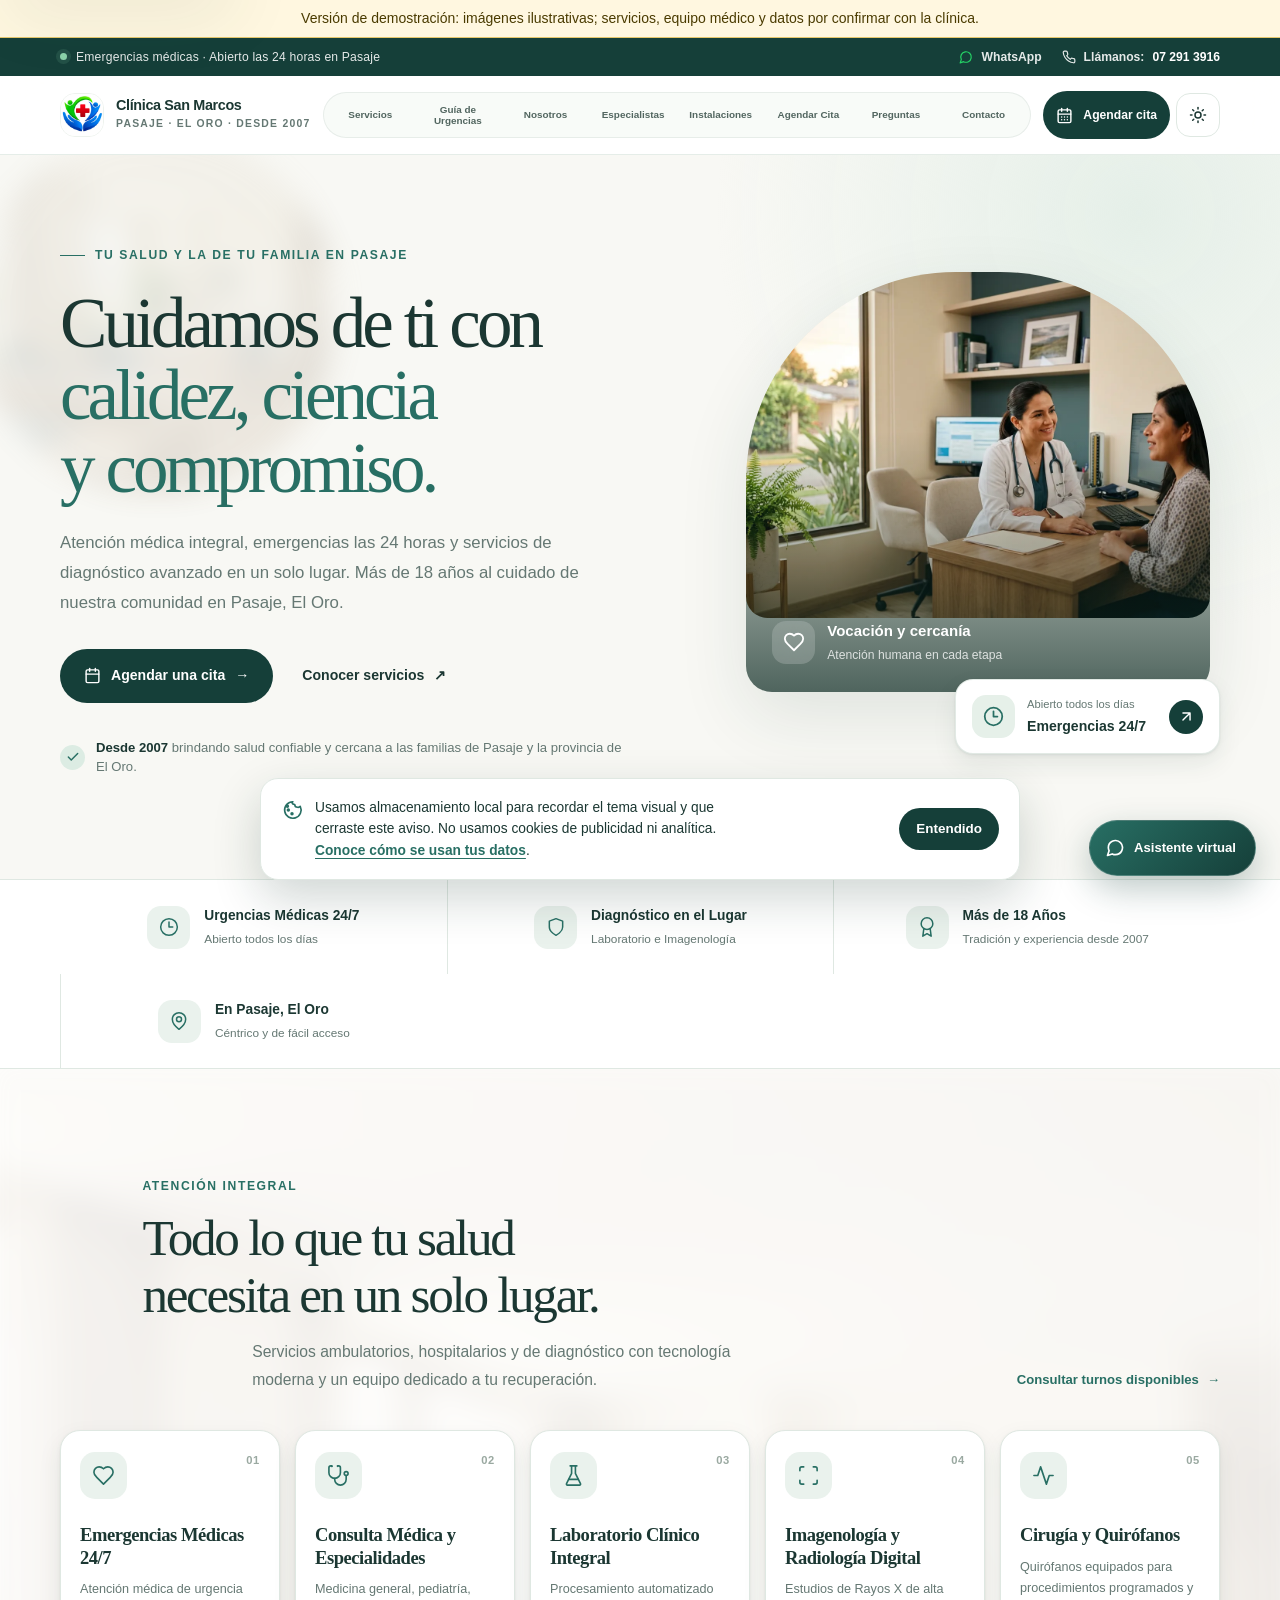
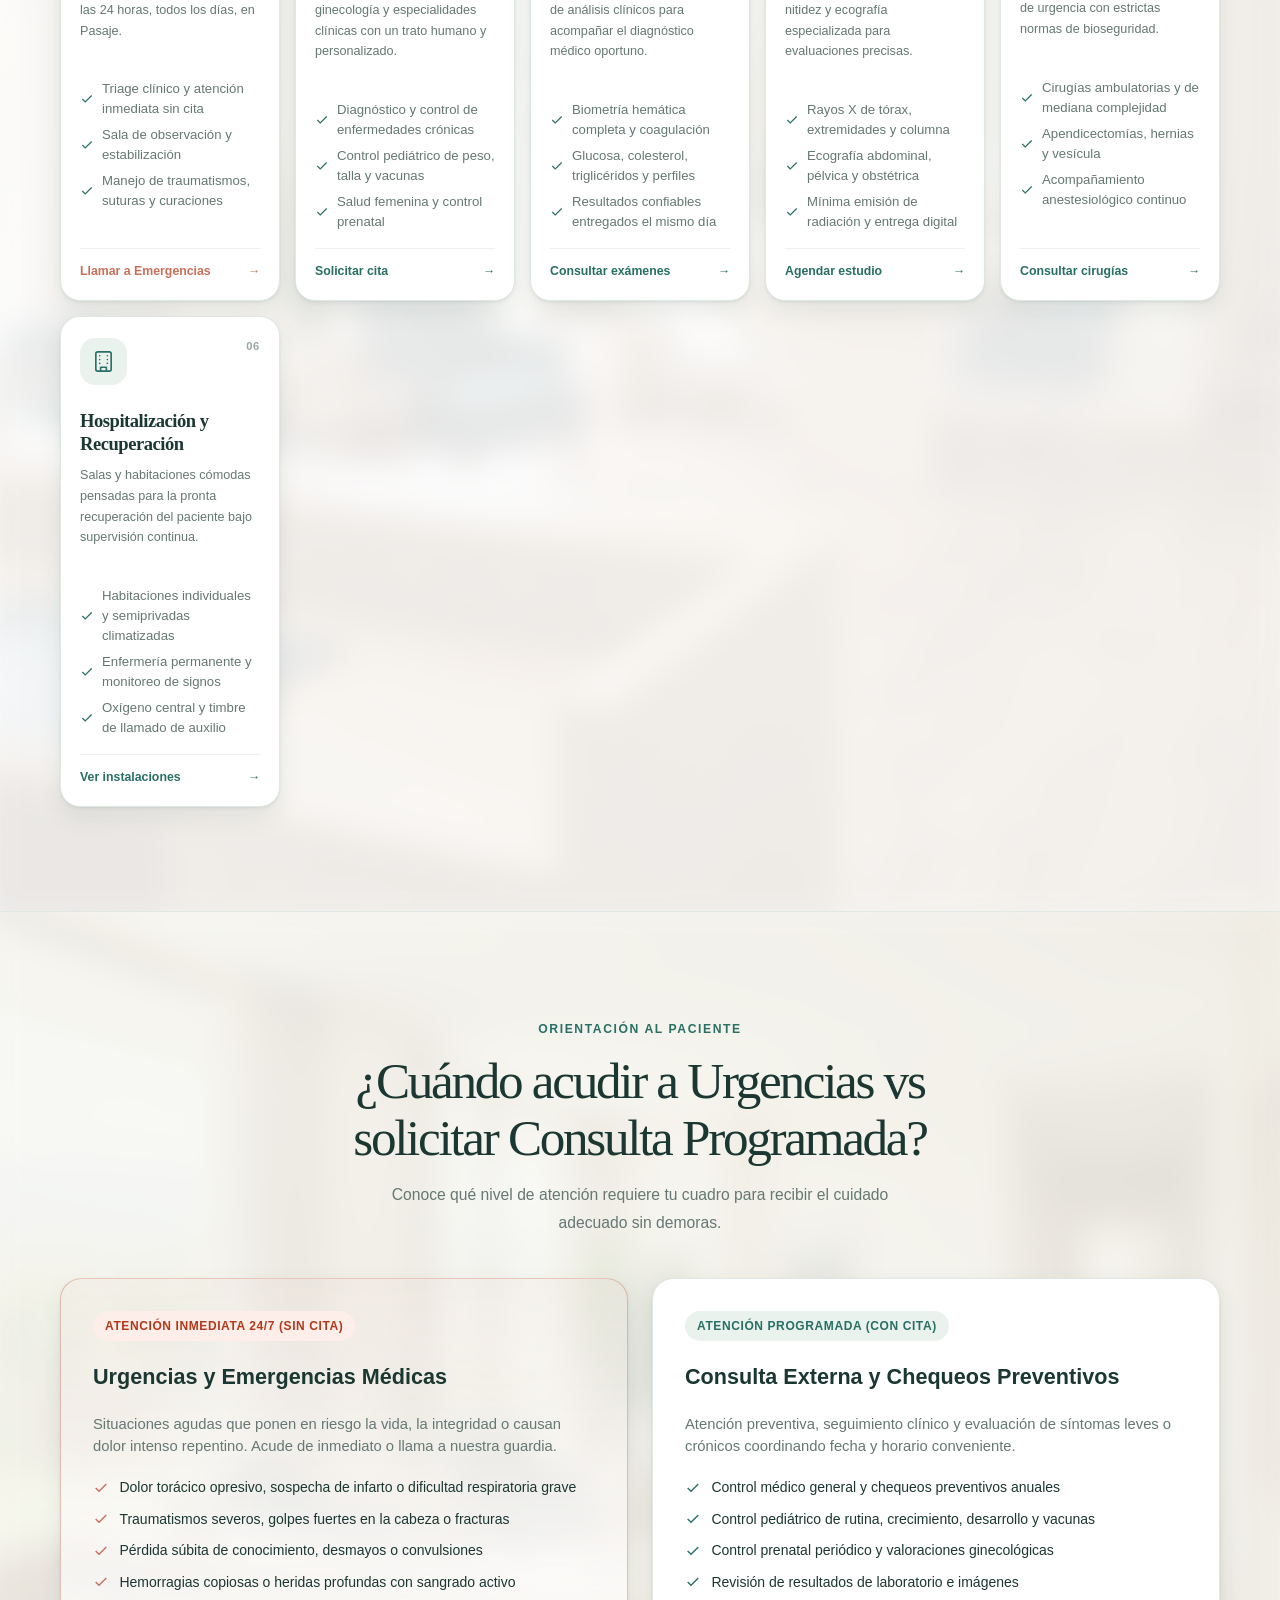
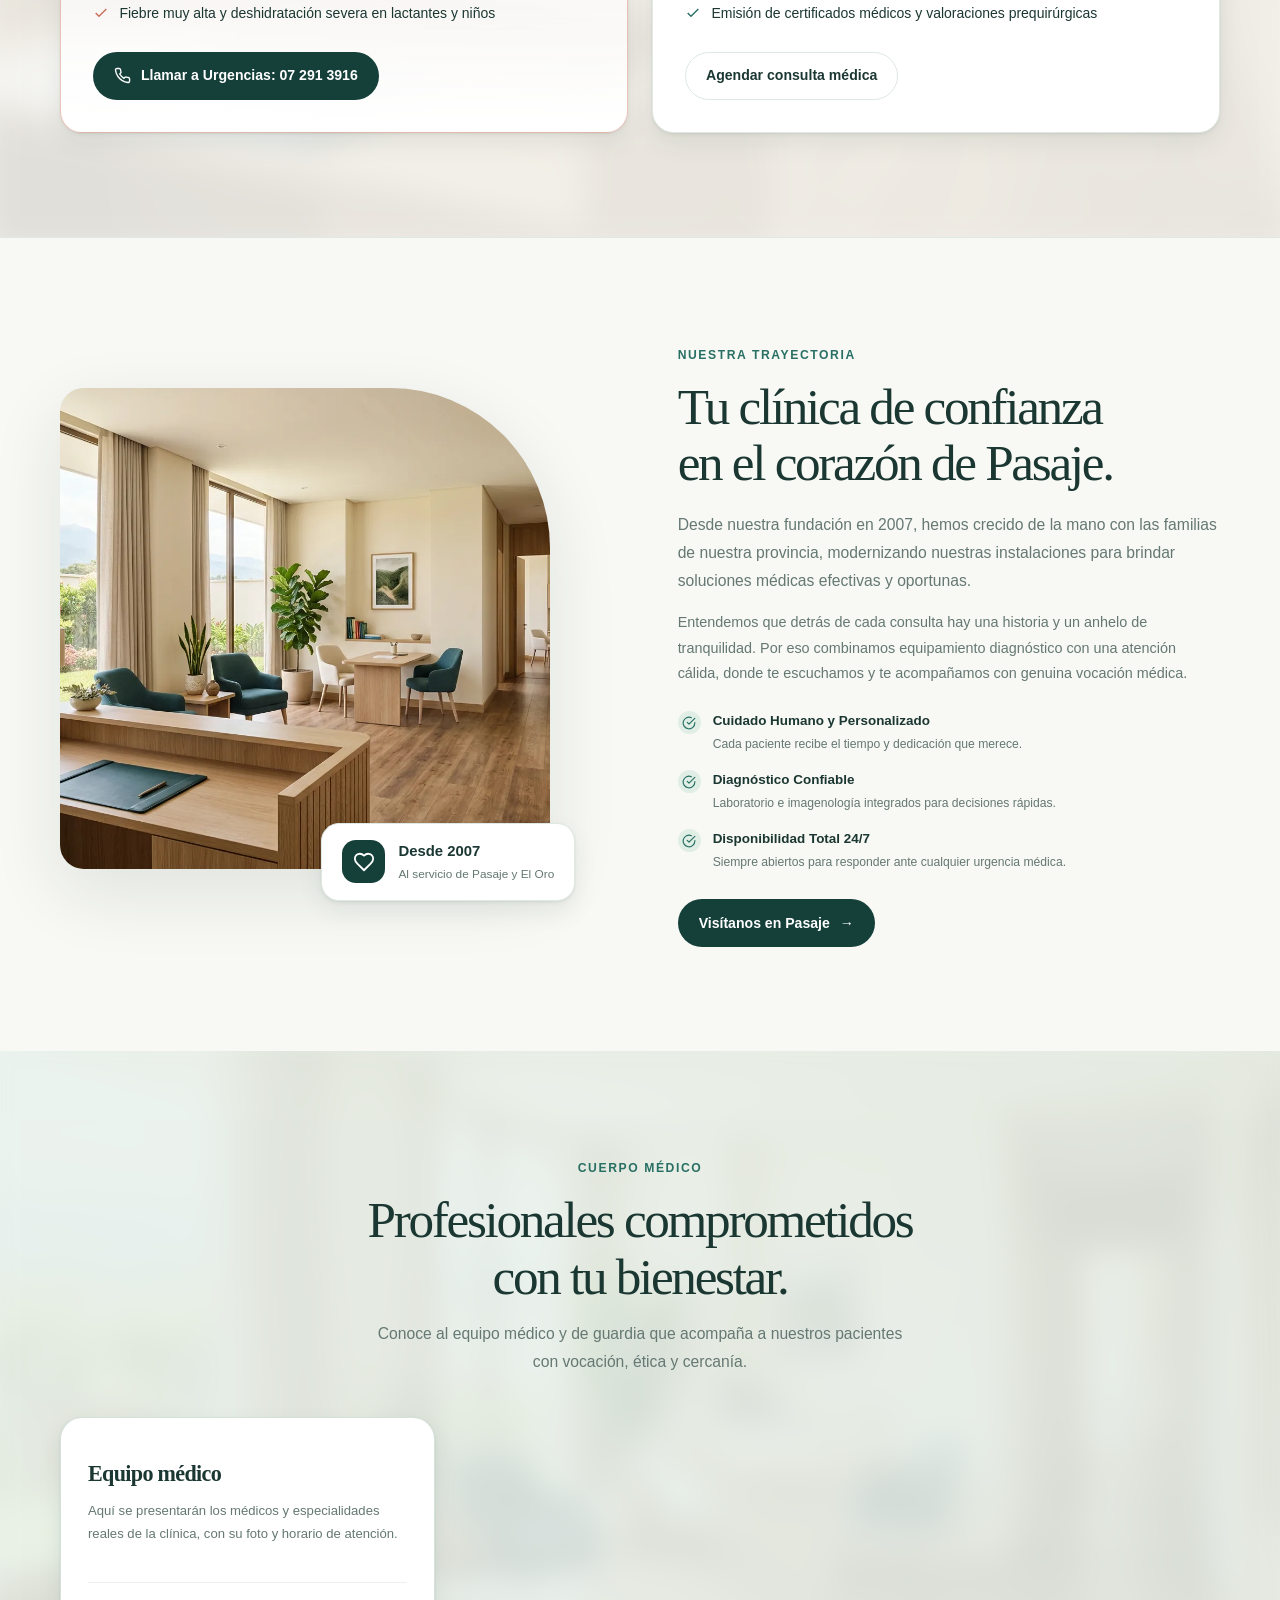
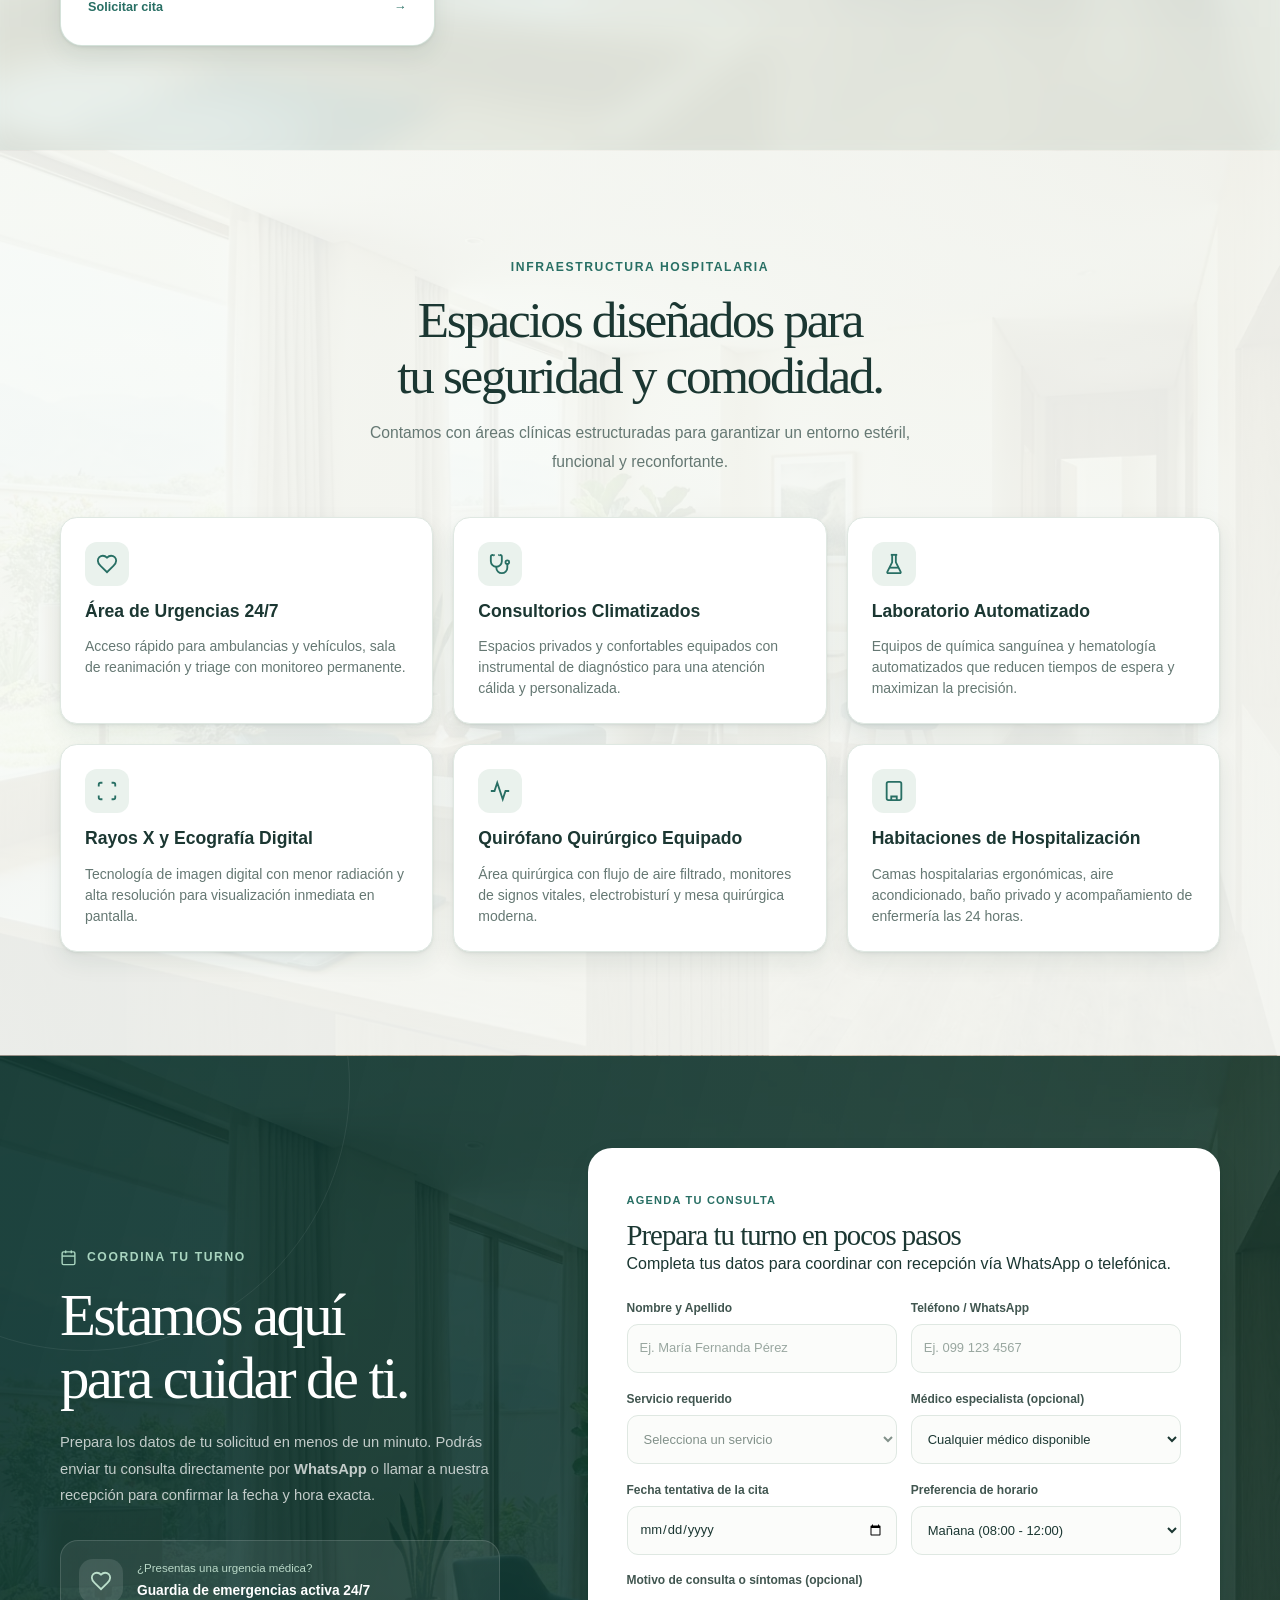
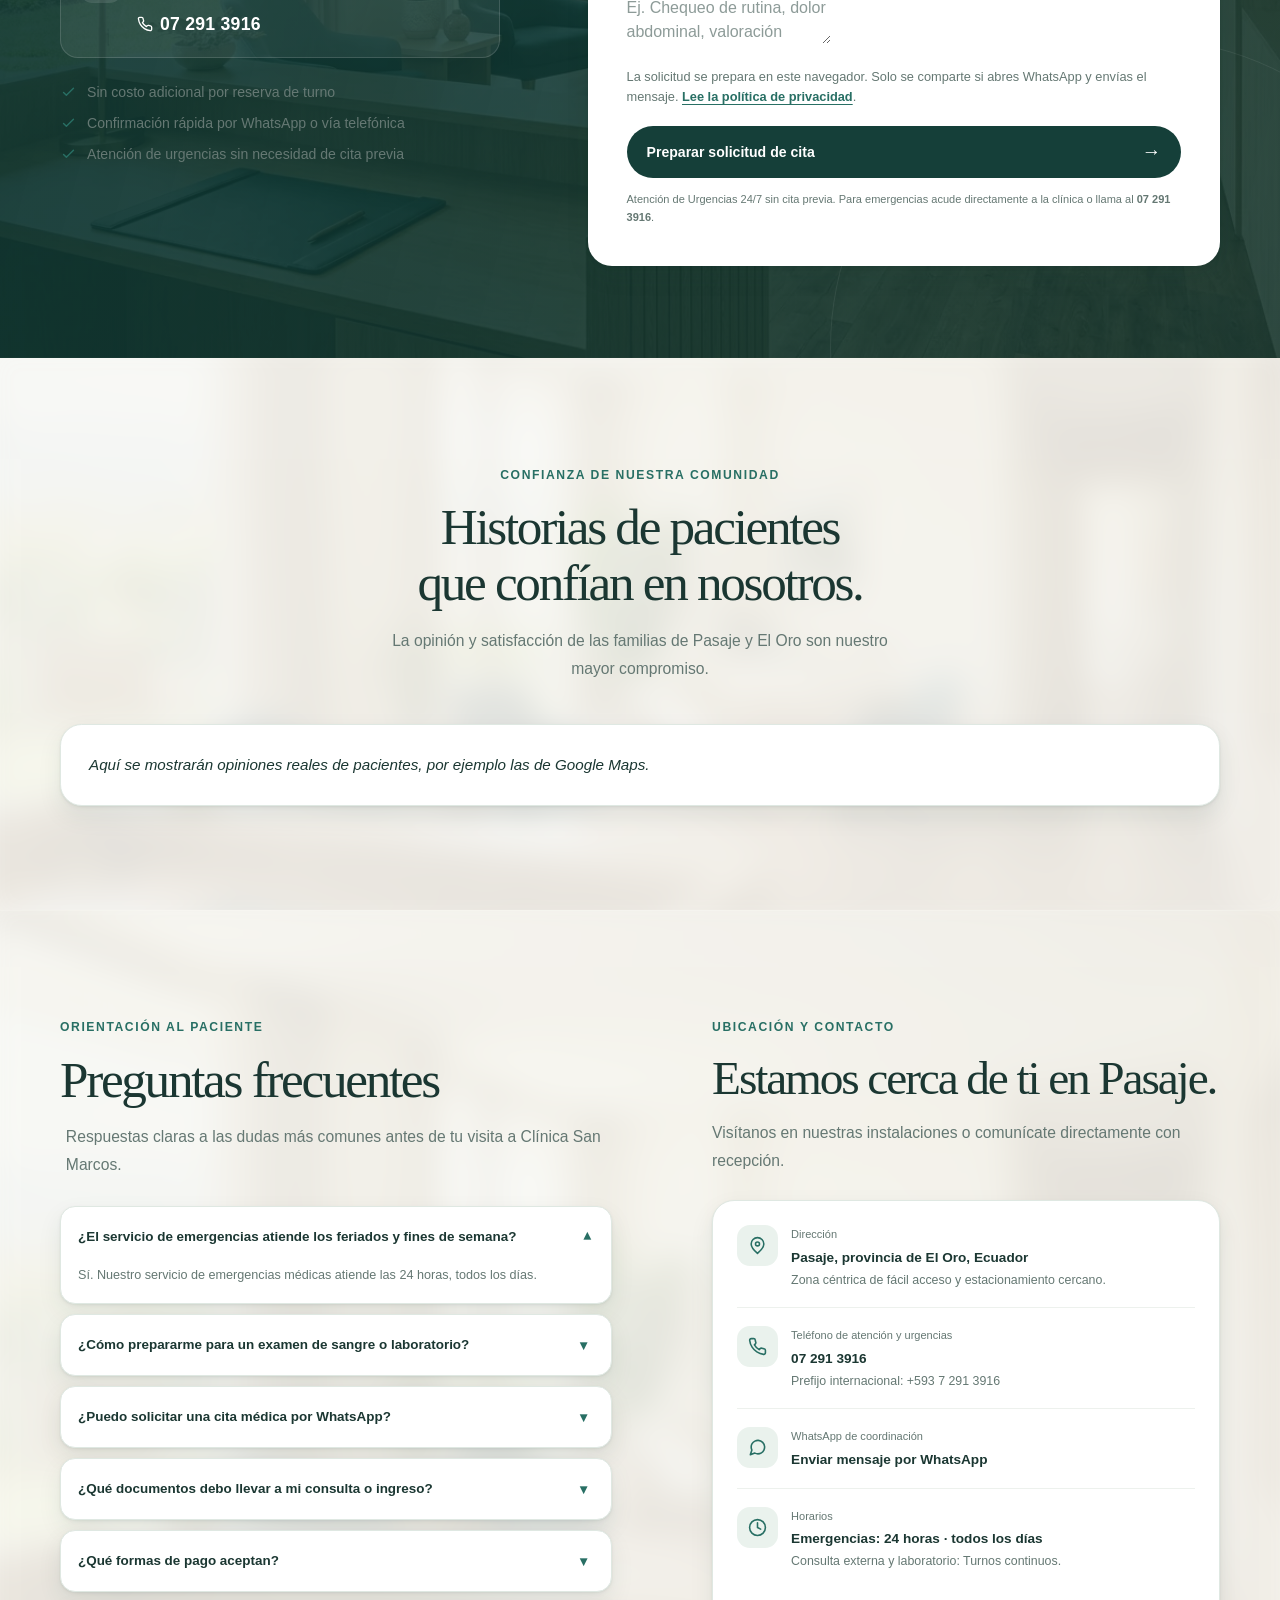
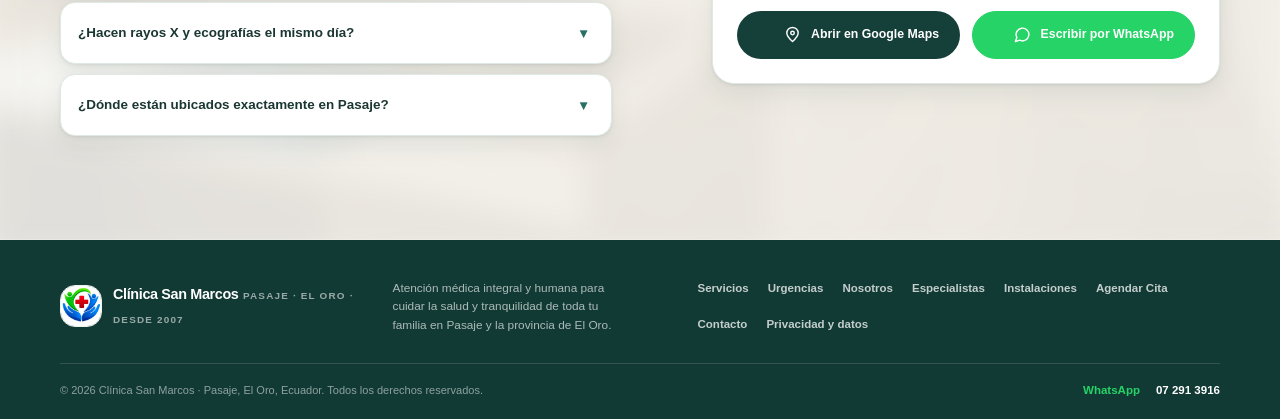
<file: index.html>
<!DOCTYPE html>

<html lang="es">
<head>
<meta charset="utf-8"/>
<meta content="width=device-width, initial-scale=1.0" name="viewport"/>
<title>Clínica San Marcos | Atención Médica y Urgencias 24/7 en Pasaje, El Oro</title>
<meta content="Atención médica integral, emergencias 24/7, laboratorio clínico e imagenología en Pasaje, El Oro. Comunícate al 07 291 3916." name="description"/>
<link href="images/clinic-san-marcos-logo.webp" rel="icon" type="image/png"/>
<meta content="#f8f8f4" name="theme-color"/>
<link href="css/styles.css" rel="stylesheet"/>
<link href="css/responsive-polish.css" rel="stylesheet"/>
</head>
<body class="antialiased">
<div role="note" style="background:#fff7e0;color:#4a3b00;border-bottom:1px solid #e5c76b;padding:8px 16px;font-size:14px;text-align:center">Versión de demostración: imágenes ilustrativas; servicios, equipo médico y datos por confirmar con la clínica.</div>
<!-- ENLACE DE ACCESIBILIDAD -->
<a class="skip-link" href="#contenido">Saltar al contenido principal</a>
<!-- BARRA DE ANUNCIOS SUPERIOR -->
<div class="announcement-bar">
<div class="site-shell announcement-inner">
<p class="announcement-note">
<span aria-hidden="true" class="status-dot"></span>
        Emergencias médicas · Abierto las 24 horas en Pasaje
      </p>
<div style="display: flex; align-items: center; gap: 1.25rem;">
<a class="announcement-link" href="https://api.whatsapp.com/send?phone=59372913916&amp;text=Hola%20Cl%C3%ADnica%20San%20Marcos,%20deseo%20hacer%20una%20consulta." rel="noopener noreferrer" target="_blank">
<svg fill="none" height="15" stroke="currentColor" stroke-linecap="round" stroke-linejoin="round" stroke-width="2" style="color: #25d366;" viewbox="0 0 24 24" width="15" xmlns="http://www.w3.org/2000/svg"><path d="M7.9 20A9 9 0 1 0 4 16.1L2 22Z"></path></svg>
<span>WhatsApp</span>
</a>
<a class="announcement-link" href="tel:+59372913916">
<svg fill="none" height="15" stroke="currentColor" stroke-linecap="round" stroke-linejoin="round" stroke-width="2" viewbox="0 0 24 24" width="15" xmlns="http://www.w3.org/2000/svg"><path d="M22 16.92v3a2 2 0 0 1-2.18 2 19.79 19.79 0 0 1-8.63-3.07 19.5 19.5 0 0 1-6-6 19.79 19.79 0 0 1-3.07-8.67A2 2 0 0 1 4.11 2h3a2 2 0 0 1 2 1.72 12.84 12.84 0 0 0 .7 2.81 2 2 0 0 1-.45 2.11L8.09 9.91a16 16 0 0 0 6 6l1.27-1.27a2 2 0 0 1 2.11-.45 12.84 12.84 0 0 0 2.81.7A2 2 0 0 1 22 16.92z"></path></svg>
<span>Llámanos:</span>
<strong>07 291 3916</strong>
</a>
</div>
</div>
</div>
<!-- ENCABEZADO Y NAVEGACIÓN -->
<header class="site-header">
<div class="site-shell header-inner">
<a aria-label="Clínica San Marcos, inicio" class="brand" href="#inicio">
<span class="brand-mark brand-logo">
<img alt="Logo de Clínica San Marcos" class="brand-logo-image" height="64" src="images/clinic-san-marcos-logo.webp" width="64"/>
</span>
<span class="brand-copy">
<strong>Clínica San Marcos</strong>
<small>Pasaje · El Oro · Desde 2007</small>
</span>
</a>
<nav aria-label="Navegación principal" class="desktop-nav">
<a href="#servicios">Servicios</a>
<a href="#triage">Guía de Urgencias</a>
<a href="#nosotros">Nosotros</a>
<a href="#doctores">Especialistas</a>
<a href="#instalaciones">Instalaciones</a>
<a href="#cita">Agendar Cita</a>
<a href="#preguntas">Preguntas</a>
<a href="#contacto">Contacto</a>
</nav>
<div class="header-actions">
<a class="button button-primary header-appointment" href="#cita">
<svg fill="none" height="16" stroke="currentColor" stroke-linecap="round" stroke-linejoin="round" stroke-width="2" viewbox="0 0 24 24" width="16" xmlns="http://www.w3.org/2000/svg"><path d="M8 2v4"></path><path d="M16 2v4"></path><rect height="18" rx="2" width="18" x="3" y="4"></rect><path d="M3 10h18"></path><path d="M8 14h.01"></path><path d="M12 14h.01"></path><path d="M16 14h.01"></path><path d="M8 18h.01"></path><path d="M12 18h.01"></path><path d="M16 18h.01"></path></svg>
          Agendar cita
        </a>
<button aria-label="Cambiar tema claro / oscuro" class="theme-toggle" title="Cambiar tema" type="button">
<svg fill="none" height="18" stroke="currentColor" stroke-linecap="round" stroke-linejoin="round" stroke-width="2" viewbox="0 0 24 24" width="18" xmlns="http://www.w3.org/2000/svg"><circle cx="12" cy="12" r="4"></circle><path d="M12 2v2"></path><path d="M12 20v2"></path><path d="m4.93 4.93 1.41 1.41"></path><path d="m17.66 17.66 1.41 1.41"></path><path d="M2 12h2"></path><path d="M20 12h2"></path><path d="m6.34 17.66-1.41 1.41"></path><path d="m19.07 4.93-1.41 1.41"></path></svg>
</button>
<button aria-controls="mobile-navigation" aria-expanded="false" aria-label="Abrir menú de navegación" class="menu-toggle" type="button">
<svg fill="none" height="22" stroke="currentColor" stroke-linecap="round" stroke-linejoin="round" stroke-width="2" viewbox="0 0 24 24" width="22" xmlns="http://www.w3.org/2000/svg"><line x1="4" x2="20" y1="12" y2="12"></line><line x1="4" x2="20" y1="6" y2="6"></line><line x1="4" x2="20" y1="18" y2="18"></line></svg>
</button>
</div>
</div>
<!-- NAVEGACIÓN MÓVIL -->
<nav aria-hidden="true" aria-label="Navegación móvil" class="mobile-nav" id="mobile-navigation">
<a href="#servicios">Servicios</a>
<a href="#triage">Guía de Urgencias</a>
<a href="#nosotros">Nosotros</a>
<a href="#doctores">Especialistas</a>
<a href="#instalaciones">Instalaciones</a>
<a href="#cita">Agendar Cita</a>
<a href="#preguntas">Preguntas</a>
<a href="#contacto">Contacto</a>
<a class="button button-primary mobile-nav-cta" href="#cita">Agendar cita médica</a>
</nav>
</header>
<!-- CONTENIDO PRINCIPAL -->
<main id="contenido">
<!-- 1. HERO SECTION -->
<section aria-labelledby="hero-title" class="hero-section" id="inicio">
<div class="site-shell hero-grid">
<div class="hero-copy">
<p class="hero-eyebrow">
<span aria-hidden="true" class="hero-eyebrow-mark"></span>
            Tu salud y la de tu familia en Pasaje
          </p>
<h1 class="hero-title" id="hero-title">
            Cuidamos de ti con <em>calidez, ciencia y compromiso.</em>
</h1>
<p class="hero-description">
            Atención médica integral, emergencias las 24 horas y servicios de
            diagnóstico avanzado en un solo lugar. Más de 18 años al cuidado de nuestra comunidad
            en Pasaje, El Oro.
          </p>
<div class="hero-actions">
<a class="button button-primary" href="#cita">
<svg fill="none" height="18" stroke="currentColor" stroke-linecap="round" stroke-linejoin="round" stroke-width="2" viewbox="0 0 24 24" width="18" xmlns="http://www.w3.org/2000/svg"><path d="M8 2v4"></path><path d="M16 2v4"></path><rect height="18" rx="2" width="18" x="3" y="4"></rect><path d="M3 10h18"></path></svg>
              Agendar una cita
              <span aria-hidden="true">→</span>
</a>
<a class="button button-text" href="#servicios">
              Conocer servicios
              <span aria-hidden="true">↗</span>
</a>
</div>
<div class="hero-assurance">
<span class="assurance-icon">
<svg fill="none" height="16" stroke="currentColor" stroke-linecap="round" stroke-linejoin="round" stroke-width="2" viewbox="0 0 24 24" width="16" xmlns="http://www.w3.org/2000/svg"><polyline points="20 6 9 17 4 12"></polyline></svg>
</span>
<p>
<strong>Desde 2007</strong> brindando salud confiable y cercana a las familias de
              Pasaje y la provincia de El Oro.
            </p>
</div>
</div>
<div class="hero-visual">
<div class="hero-image-frame" style="position: relative; min-height: 420px;">
<img alt="Médica conversa con paciente en consultorio luminoso de Clínica San Marcos" class="hero-image" src="images/clinic-san-marcos-hero.webp" style="width: 100%; height: 100%; object-fit: cover; border-radius: var(--radius-2xl);"/>
<div aria-hidden="true" class="hero-image-shade"></div>
<div class="hero-photo-caption">
<span class="hero-caption-icon">
<svg fill="none" height="16" stroke="currentColor" stroke-linecap="round" stroke-linejoin="round" stroke-width="2" viewbox="0 0 24 24" width="16" xmlns="http://www.w3.org/2000/svg"><path d="M19 14c1.49-1.46 3-3.21 3-5.5A5.5 5.5 0 0 0 16.5 3c-1.76 0-3 .5-4.5 2-1.5-1.5-2.74-2-4.5-2A5.5 5.5 0 0 0 2 8.5c0 2.3 1.5 4.05 3 5.5l7 7Z"></path></svg>
</span>
<span>
<strong>Vocación y cercanía</strong>
<small>Atención humana en cada etapa</small>
</span>
</div>
</div>
<div class="hero-floating-card">
<span class="floating-card-icon">
<svg fill="none" height="20" stroke="currentColor" stroke-linecap="round" stroke-linejoin="round" stroke-width="2" viewbox="0 0 24 24" width="20" xmlns="http://www.w3.org/2000/svg"><circle cx="12" cy="12" r="10"></circle><polyline points="12 6 12 12 16.5 12"></polyline></svg>
</span>
<span class="floating-card-copy">
<small>Abierto todos los días</small>
<strong>Emergencias 24/7</strong>
</span>
<a aria-label="Llamar a emergencias" href="tel:+59372913916">
<svg fill="none" height="16" stroke="currentColor" stroke-linecap="round" stroke-linejoin="round" stroke-width="2" viewbox="0 0 24 24" width="16" xmlns="http://www.w3.org/2000/svg"><path d="M7 17l10-10M17 17V7H7"></path></svg>
</a>
</div>
</div>
</div>
</section>
<!-- 2. DESTACADOS -->
<section aria-label="Información destacada de la clínica" class="highlights">
<div class="site-shell highlights-grid">
<div class="highlight-item">
<span class="highlight-icon">
<svg fill="none" height="20" stroke="currentColor" stroke-linecap="round" stroke-linejoin="round" stroke-width="2" viewbox="0 0 24 24" width="20" xmlns="http://www.w3.org/2000/svg"><circle cx="12" cy="12" r="10"></circle><polyline points="12 6 12 12 16.5 12"></polyline></svg>
</span>
<span>
<strong>Urgencias Médicas 24/7</strong>
<small>Abierto todos los días</small>
</span>
</div>
<div class="highlight-item">
<span class="highlight-icon">
<svg fill="none" height="20" stroke="currentColor" stroke-linecap="round" stroke-linejoin="round" stroke-width="2" viewbox="0 0 24 24" width="20" xmlns="http://www.w3.org/2000/svg"><path d="M12 22s8-4 8-10V5l-8-3-8 3v7c0 6 8 10 8 10z"></path></svg>
</span>
<span>
<strong>Diagnóstico en el Lugar</strong>
<small>Laboratorio e Imagenología</small>
</span>
</div>
<div class="highlight-item">
<span class="highlight-icon">
<svg fill="none" height="20" stroke="currentColor" stroke-linecap="round" stroke-linejoin="round" stroke-width="2" viewbox="0 0 24 24" width="20" xmlns="http://www.w3.org/2000/svg"><circle cx="12" cy="8" r="7"></circle><polyline points="8.21 13.89 7 23 12 20 17 23 15.79 13.88"></polyline></svg>
</span>
<span>
<strong>Más de 18 Años</strong>
<small>Tradición y experiencia desde 2007</small>
</span>
</div>
<div class="highlight-item">
<span class="highlight-icon">
<svg fill="none" height="20" stroke="currentColor" stroke-linecap="round" stroke-linejoin="round" stroke-width="2" viewbox="0 0 24 24" width="20" xmlns="http://www.w3.org/2000/svg"><path d="M20 10c0 6-8 12-8 12s-8-6-8-12a8 8 0 0 1 16 0Z"></path><circle cx="12" cy="10" r="3"></circle></svg>
</span>
<span>
<strong>En Pasaje, El Oro</strong>
<small>Céntrico y de fácil acceso</small>
</span>
</div>
</div>
</section>
<!-- 3. SERVICIOS MÉDICOS -->
<section aria-labelledby="services-title" class="section services-section" id="servicios">
<div class="site-shell">
<div class="section-heading-row">
<div class="section-heading">
<span class="section-eyebrow">Atención Integral</span>
<h2 class="section-title" id="services-title">Todo lo que tu salud necesita en un solo lugar.</h2>
<p class="section-description">
              Servicios ambulatorios, hospitalarios y de diagnóstico con tecnología moderna y un equipo dedicado a tu recuperación.
            </p>
</div>
<a class="section-side-link" href="#cita">
            Consultar turnos disponibles <span aria-hidden="true">→</span>
</a>
</div>
<div class="service-grid">
<!-- Servicio 1: Emergencias -->
<article class="service-card">
<div class="service-card-top">
<span class="service-icon">
<svg fill="none" height="24" stroke="currentColor" stroke-linecap="round" stroke-linejoin="round" stroke-width="2" viewbox="0 0 24 24" width="24" xmlns="http://www.w3.org/2000/svg"><path d="M19 14c1.49-1.46 3-3.21 3-5.5A5.5 5.5 0 0 0 16.5 3c-1.76 0-3 .5-4.5 2-1.5-1.5-2.74-2-4.5-2A5.5 5.5 0 0 0 2 8.5c0 2.3 1.5 4.05 3 5.5l7 7Z"></path></svg>
</span>
<span class="service-number">01</span>
</div>
<h3>Emergencias Médicas 24/7</h3>
<p>Atención médica de urgencia las 24 horas, todos los días, en Pasaje.</p>
<ul class="service-feature-list">
<li class="service-feature-item">
<svg fill="none" stroke="currentColor" stroke-width="2" viewbox="0 0 24 24" xmlns="http://www.w3.org/2000/svg"><polyline points="20 6 9 17 4 12"></polyline></svg>
<span>Triage clínico y atención inmediata sin cita</span>
</li>
<li class="service-feature-item">
<svg fill="none" stroke="currentColor" stroke-width="2" viewbox="0 0 24 24" xmlns="http://www.w3.org/2000/svg"><polyline points="20 6 9 17 4 12"></polyline></svg>
<span>Sala de observación y estabilización</span>
</li>
<li class="service-feature-item">
<svg fill="none" stroke="currentColor" stroke-width="2" viewbox="0 0 24 24" xmlns="http://www.w3.org/2000/svg"><polyline points="20 6 9 17 4 12"></polyline></svg>
<span>Manejo de traumatismos, suturas y curaciones</span>
</li>
</ul>
<a class="service-link service-link-urgent" href="tel:+59372913916">
              Llamar a Emergencias <span aria-hidden="true">→</span>
</a>
</article>
<!-- Servicio 2: Consulta Médica -->
<article class="service-card">
<div class="service-card-top">
<span class="service-icon">
<svg fill="none" height="24" stroke="currentColor" stroke-linecap="round" stroke-linejoin="round" stroke-width="2" viewbox="0 0 24 24" width="24" xmlns="http://www.w3.org/2000/svg"><path d="M4.8 2.3A.3.3 0 1 0 5 2H4a2 2 0 0 0-2 2v5a6 6 0 0 0 6 6v0a6 6 0 0 0 6-6V4a2 2 0 0 0-2-2h-1a.2.2 0 1 0 .3.3"></path><path d="M8 15v1a6 6 0 0 0 6 6v0a6 6 0 0 0 6-6v-4"></path><circle cx="20" cy="10" r="2"></circle></svg>
</span>
<span class="service-number">02</span>
</div>
<h3>Consulta Médica y Especialidades</h3>
<p>Medicina general, pediatría, ginecología y especialidades clínicas con un trato humano y personalizado.</p>
<ul class="service-feature-list">
<li class="service-feature-item">
<svg fill="none" stroke="currentColor" stroke-width="2" viewbox="0 0 24 24" xmlns="http://www.w3.org/2000/svg"><polyline points="20 6 9 17 4 12"></polyline></svg>
<span>Diagnóstico y control de enfermedades crónicas</span>
</li>
<li class="service-feature-item">
<svg fill="none" stroke="currentColor" stroke-width="2" viewbox="0 0 24 24" xmlns="http://www.w3.org/2000/svg"><polyline points="20 6 9 17 4 12"></polyline></svg>
<span>Control pediátrico de peso, talla y vacunas</span>
</li>
<li class="service-feature-item">
<svg fill="none" stroke="currentColor" stroke-width="2" viewbox="0 0 24 24" xmlns="http://www.w3.org/2000/svg"><polyline points="20 6 9 17 4 12"></polyline></svg>
<span>Salud femenina y control prenatal</span>
</li>
</ul>
<a class="service-link" href="#cita">
              Solicitar cita <span aria-hidden="true">→</span>
</a>
</article>
<!-- Servicio 3: Laboratorio -->
<article class="service-card">
<div class="service-card-top">
<span class="service-icon">
<svg fill="none" height="24" stroke="currentColor" stroke-linecap="round" stroke-linejoin="round" stroke-width="2" viewbox="0 0 24 24" width="24" xmlns="http://www.w3.org/2000/svg"><path d="M10 2v7.527a2 2 0 0 1-.211.896L4.72 20.55a1 1 0 0 0 .9 1.45h12.76a1 1 0 0 0 .9-1.45l-5.069-10.127A2 2 0 0 1 14 9.527V2"></path><path d="M8.5 2h7"></path><path d="M7 16h10"></path></svg>
</span>
<span class="service-number">03</span>
</div>
<h3>Laboratorio Clínico Integral</h3>
<p>Procesamiento automatizado de análisis clínicos para acompañar el diagnóstico médico oportuno.</p>
<ul class="service-feature-list">
<li class="service-feature-item">
<svg fill="none" stroke="currentColor" stroke-width="2" viewbox="0 0 24 24" xmlns="http://www.w3.org/2000/svg"><polyline points="20 6 9 17 4 12"></polyline></svg>
<span>Biometría hemática completa y coagulación</span>
</li>
<li class="service-feature-item">
<svg fill="none" stroke="currentColor" stroke-width="2" viewbox="0 0 24 24" xmlns="http://www.w3.org/2000/svg"><polyline points="20 6 9 17 4 12"></polyline></svg>
<span>Glucosa, colesterol, triglicéridos y perfiles</span>
</li>
<li class="service-feature-item">
<svg fill="none" stroke="currentColor" stroke-width="2" viewbox="0 0 24 24" xmlns="http://www.w3.org/2000/svg"><polyline points="20 6 9 17 4 12"></polyline></svg>
<span>Resultados confiables entregados el mismo día</span>
</li>
</ul>
<a class="service-link" href="#cita">
              Consultar exámenes <span aria-hidden="true">→</span>
</a>
</article>
<!-- Servicio 4: Imagenología -->
<article class="service-card">
<div class="service-card-top">
<span class="service-icon">
<svg fill="none" height="24" stroke="currentColor" stroke-linecap="round" stroke-linejoin="round" stroke-width="2" viewbox="0 0 24 24" width="24" xmlns="http://www.w3.org/2000/svg"><path d="M3 7V5a2 2 0 0 1 2-2h2"></path><path d="M17 3h2a2 2 0 0 1 2 2v2"></path><path d="M21 17v2a2 2 0 0 1-2 2h-2"></path><path d="M7 21H5a2 2 0 0 1-2-2v-2"></path></svg>
</span>
<span class="service-number">04</span>
</div>
<h3>Imagenología y Radiología Digital</h3>
<p>Estudios de Rayos X de alta nitidez y ecografía especializada para evaluaciones precisas.</p>
<ul class="service-feature-list">
<li class="service-feature-item">
<svg fill="none" stroke="currentColor" stroke-width="2" viewbox="0 0 24 24" xmlns="http://www.w3.org/2000/svg"><polyline points="20 6 9 17 4 12"></polyline></svg>
<span>Rayos X de tórax, extremidades y columna</span>
</li>
<li class="service-feature-item">
<svg fill="none" stroke="currentColor" stroke-width="2" viewbox="0 0 24 24" xmlns="http://www.w3.org/2000/svg"><polyline points="20 6 9 17 4 12"></polyline></svg>
<span>Ecografía abdominal, pélvica y obstétrica</span>
</li>
<li class="service-feature-item">
<svg fill="none" stroke="currentColor" stroke-width="2" viewbox="0 0 24 24" xmlns="http://www.w3.org/2000/svg"><polyline points="20 6 9 17 4 12"></polyline></svg>
<span>Mínima emisión de radiación y entrega digital</span>
</li>
</ul>
<a class="service-link" href="#cita">
              Agendar estudio <span aria-hidden="true">→</span>
</a>
</article>
<!-- Servicio 5: Cirugía -->
<article class="service-card">
<div class="service-card-top">
<span class="service-icon">
<svg fill="none" height="24" stroke="currentColor" stroke-linecap="round" stroke-linejoin="round" stroke-width="2" viewbox="0 0 24 24" width="24" xmlns="http://www.w3.org/2000/svg"><path d="M22 12h-4l-3 9L9 3l-3 9H2"></path></svg>
</span>
<span class="service-number">05</span>
</div>
<h3>Cirugía y Quirófanos</h3>
<p>Quirófanos equipados para procedimientos programados y de urgencia con estrictas normas de bioseguridad.</p>
<ul class="service-feature-list">
<li class="service-feature-item">
<svg fill="none" stroke="currentColor" stroke-width="2" viewbox="0 0 24 24" xmlns="http://www.w3.org/2000/svg"><polyline points="20 6 9 17 4 12"></polyline></svg>
<span>Cirugías ambulatorias y de mediana complejidad</span>
</li>
<li class="service-feature-item">
<svg fill="none" stroke="currentColor" stroke-width="2" viewbox="0 0 24 24" xmlns="http://www.w3.org/2000/svg"><polyline points="20 6 9 17 4 12"></polyline></svg>
<span>Apendicectomías, hernias y vesícula</span>
</li>
<li class="service-feature-item">
<svg fill="none" stroke="currentColor" stroke-width="2" viewbox="0 0 24 24" xmlns="http://www.w3.org/2000/svg"><polyline points="20 6 9 17 4 12"></polyline></svg>
<span>Acompañamiento anestesiológico continuo</span>
</li>
</ul>
<a class="service-link" href="#cita">
              Consultar cirugías <span aria-hidden="true">→</span>
</a>
</article>
<!-- Servicio 6: Hospitalización -->
<article class="service-card">
<div class="service-card-top">
<span class="service-icon">
<svg fill="none" height="24" stroke="currentColor" stroke-linecap="round" stroke-linejoin="round" stroke-width="2" viewbox="0 0 24 24" width="24" xmlns="http://www.w3.org/2000/svg"><rect height="20" rx="2" ry="2" width="16" x="4" y="2"></rect><path d="M9 22v-4h6v4"></path><path d="M8 6h.01"></path><path d="M16 6h.01"></path><path d="M8 10h.01"></path><path d="M16 10h.01"></path><path d="M8 14h.01"></path><path d="M16 14h.01"></path></svg>
</span>
<span class="service-number">06</span>
</div>
<h3>Hospitalización y Recuperación</h3>
<p>Salas y habitaciones cómodas pensadas para la pronta recuperación del paciente bajo supervisión continua.</p>
<ul class="service-feature-list">
<li class="service-feature-item">
<svg fill="none" stroke="currentColor" stroke-width="2" viewbox="0 0 24 24" xmlns="http://www.w3.org/2000/svg"><polyline points="20 6 9 17 4 12"></polyline></svg>
<span>Habitaciones individuales y semiprivadas climatizadas</span>
</li>
<li class="service-feature-item">
<svg fill="none" stroke="currentColor" stroke-width="2" viewbox="0 0 24 24" xmlns="http://www.w3.org/2000/svg"><polyline points="20 6 9 17 4 12"></polyline></svg>
<span>Enfermería permanente y monitoreo de signos</span>
</li>
<li class="service-feature-item">
<svg fill="none" stroke="currentColor" stroke-width="2" viewbox="0 0 24 24" xmlns="http://www.w3.org/2000/svg"><polyline points="20 6 9 17 4 12"></polyline></svg>
<span>Oxígeno central y timbre de llamado de auxilio</span>
</li>
</ul>
<a class="service-link" href="#instalaciones">
              Ver instalaciones <span aria-hidden="true">→</span>
</a>
</article>
</div>
</div>
</section>
<!-- 4. GUÍA DE TRIAGE (URGENCIAS VS CONSULTA) -->
<section aria-labelledby="triage-title" class="section triage-section" id="triage">
<div class="site-shell">
<div class="section-heading section-heading-centered">
<span class="section-eyebrow">Orientación al Paciente</span>
<h2 class="section-title" id="triage-title">¿Cuándo acudir a Urgencias vs solicitar Consulta Programada?</h2>
<p class="section-description">
            Conoce qué nivel de atención requiere tu cuadro para recibir el cuidado adecuado sin demoras.
          </p>
</div>
<div class="triage-grid">
<article class="triage-card triage-card-urgent">
<span class="triage-badge triage-badge-urgent">
              Atención inmediata 24/7 (sin cita)
            </span>
<h3>Urgencias y Emergencias Médicas</h3>
<p>
              Situaciones agudas que ponen en riesgo la vida, la integridad o causan dolor intenso
              repentino. Acude de inmediato o llama a nuestra guardia.
            </p>
<ul class="triage-list">
<li>
<svg fill="none" stroke="currentColor" stroke-width="2" viewbox="0 0 24 24" xmlns="http://www.w3.org/2000/svg"><polyline points="20 6 9 17 4 12"></polyline></svg>
<span>Dolor torácico opresivo, sospecha de infarto o dificultad respiratoria grave</span>
</li>
<li>
<svg fill="none" stroke="currentColor" stroke-width="2" viewbox="0 0 24 24" xmlns="http://www.w3.org/2000/svg"><polyline points="20 6 9 17 4 12"></polyline></svg>
<span>Traumatismos severos, golpes fuertes en la cabeza o fracturas</span>
</li>
<li>
<svg fill="none" stroke="currentColor" stroke-width="2" viewbox="0 0 24 24" xmlns="http://www.w3.org/2000/svg"><polyline points="20 6 9 17 4 12"></polyline></svg>
<span>Pérdida súbita de conocimiento, desmayos o convulsiones</span>
</li>
<li>
<svg fill="none" stroke="currentColor" stroke-width="2" viewbox="0 0 24 24" xmlns="http://www.w3.org/2000/svg"><polyline points="20 6 9 17 4 12"></polyline></svg>
<span>Hemorragias copiosas o heridas profundas con sangrado activo</span>
</li>
<li>
<svg fill="none" stroke="currentColor" stroke-width="2" viewbox="0 0 24 24" xmlns="http://www.w3.org/2000/svg"><polyline points="20 6 9 17 4 12"></polyline></svg>
<span>Fiebre muy alta y deshidratación severa en lactantes y niños</span>
</li>
</ul>
<div class="triage-action">
<a class="button button-primary" href="tel:+59372913916">
                <svg aria-hidden="true" fill="none" height="18" stroke="currentColor" stroke-linecap="round" stroke-linejoin="round" stroke-width="2" viewbox="0 0 24 24" width="18" xmlns="http://www.w3.org/2000/svg"><path d="M22 16.92v3a2 2 0 0 1-2.18 2 19.79 19.79 0 0 1-8.63-3.07 19.5 19.5 0 0 1-6-6 19.79 19.79 0 0 1-3.07-8.67A2 2 0 0 1 4.11 2h3a2 2 0 0 1 2 1.72 12.84 12.84 0 0 0 .7 2.81 2 2 0 0 1-.45 2.11L8.09 9.91a16 16 0 0 0 6 6l1.27-1.27a2 2 0 0 1 2.11-.45 12.84 12.84 0 0 0 2.81.7A2 2 0 0 1 22 16.92z"/></svg>
                Llamar a Urgencias: 07 291 3916
              </a>
</div>
</article>
<article class="triage-card triage-card-routine">
<span class="triage-badge triage-badge-routine">
              Atención programada (con cita)
            </span>
<h3>Consulta Externa y Chequeos Preventivos</h3>
<p>
              Atención preventiva, seguimiento clínico y evaluación de síntomas leves o crónicos
              coordinando fecha y horario conveniente.
            </p>
<ul class="triage-list">
<li>
<svg fill="none" stroke="currentColor" stroke-width="2" viewbox="0 0 24 24" xmlns="http://www.w3.org/2000/svg"><polyline points="20 6 9 17 4 12"></polyline></svg>
<span>Control médico general y chequeos preventivos anuales</span>
</li>
<li>
<svg fill="none" stroke="currentColor" stroke-width="2" viewbox="0 0 24 24" xmlns="http://www.w3.org/2000/svg"><polyline points="20 6 9 17 4 12"></polyline></svg>
<span>Control pediátrico de rutina, crecimiento, desarrollo y vacunas</span>
</li>
<li>
<svg fill="none" stroke="currentColor" stroke-width="2" viewbox="0 0 24 24" xmlns="http://www.w3.org/2000/svg"><polyline points="20 6 9 17 4 12"></polyline></svg>
<span>Control prenatal periódico y valoraciones ginecológicas</span>
</li>
<li>
<svg fill="none" stroke="currentColor" stroke-width="2" viewbox="0 0 24 24" xmlns="http://www.w3.org/2000/svg"><polyline points="20 6 9 17 4 12"></polyline></svg>
<span>Revisión de resultados de laboratorio e imágenes</span>
</li>
<li>
<svg fill="none" stroke="currentColor" stroke-width="2" viewbox="0 0 24 24" xmlns="http://www.w3.org/2000/svg"><polyline points="20 6 9 17 4 12"></polyline></svg>
<span>Emisión de certificados médicos y valoraciones prequirúrgicas</span>
</li>
</ul>
<div class="triage-action">
<a class="button button-outline" href="#cita">
                Agendar consulta médica
              </a>
</div>
</article>
</div>
</div>
</section>
<!-- 5. SOBRE NOSOTROS -->
<section aria-labelledby="about-title" class="section about-section" id="nosotros">
<div class="site-shell about-grid">
<div class="about-visual">
<div class="about-image-frame" style="position: relative; min-height: 380px;">
<img alt="Espacio luminoso, acogedor y moderno de atención en Clínica San Marcos" class="about-image" src="images/clinic-san-marcos-interior.webp" style="width: 100%; height: 100%; object-fit: cover; border-radius: var(--radius-2xl);"/>
</div>
<div class="about-year-card">
<span class="about-year-icon">
<svg fill="none" height="18" stroke="currentColor" stroke-linecap="round" stroke-linejoin="round" stroke-width="2" viewbox="0 0 24 24" width="18" xmlns="http://www.w3.org/2000/svg"><path d="M19 14c1.49-1.46 3-3.21 3-5.5A5.5 5.5 0 0 0 16.5 3c-1.76 0-3 .5-4.5 2-1.5-1.5-2.74-2-4.5-2A5.5 5.5 0 0 0 2 8.5c0 2.3 1.5 4.05 3 5.5l7 7Z"></path></svg>
</span>
<span>
<strong>Desde 2007</strong>
<small>Al servicio de Pasaje y El Oro</small>
</span>
</div>
<span aria-hidden="true" class="about-visual-accent"></span>
</div>
<div class="about-copy">
<span class="section-eyebrow">Nuestra Trayectoria</span>
<h2 class="section-title" id="about-title">Tu clínica de confianza en el corazón de Pasaje.</h2>
<p class="section-description">
            Desde nuestra fundación en 2007, hemos crecido de la mano con las familias de nuestra
            provincia, modernizando nuestras instalaciones para brindar soluciones médicas
            efectivas y oportunas.
          </p>
<p class="about-detail">
            Entendemos que detrás de cada consulta hay una historia y un anhelo de tranquilidad.
            Por eso combinamos equipamiento diagnóstico con una atención cálida, donde te escuchamos
            y te acompañamos con genuina vocación médica.
          </p>
<div class="about-values">
<div class="about-value">
<span>
<svg fill="none" height="20" stroke="currentColor" stroke-linecap="round" stroke-linejoin="round" stroke-width="2" viewbox="0 0 24 24" width="20" xmlns="http://www.w3.org/2000/svg"><path d="M22 11.08V12a10 10 0 1 1-5.93-9.14"></path><polyline points="22 4 12 14.01 9 11.01"></polyline></svg>
</span>
<div>
<strong>Cuidado Humano y Personalizado</strong>
<small>Cada paciente recibe el tiempo y dedicación que merece.</small>
</div>
</div>
<div class="about-value">
<span>
<svg fill="none" height="20" stroke="currentColor" stroke-linecap="round" stroke-linejoin="round" stroke-width="2" viewbox="0 0 24 24" width="20" xmlns="http://www.w3.org/2000/svg"><path d="M22 11.08V12a10 10 0 1 1-5.93-9.14"></path><polyline points="22 4 12 14.01 9 11.01"></polyline></svg>
</span>
<div>
<strong>Diagnóstico Confiable</strong>
<small>Laboratorio e imagenología integrados para decisiones rápidas.</small>
</div>
</div>
<div class="about-value">
<span>
<svg fill="none" height="20" stroke="currentColor" stroke-linecap="round" stroke-linejoin="round" stroke-width="2" viewbox="0 0 24 24" width="20" xmlns="http://www.w3.org/2000/svg"><path d="M22 11.08V12a10 10 0 1 1-5.93-9.14"></path><polyline points="22 4 12 14.01 9 11.01"></polyline></svg>
</span>
<div>
<strong>Disponibilidad Total 24/7</strong>
<small>Siempre abiertos para responder ante cualquier urgencia médica.</small>
</div>
</div>
</div>
<a class="button button-primary" href="#contacto">
            Visítanos en Pasaje <span aria-hidden="true">→</span>
</a>
</div>
</div>
</section>
<!-- 6. CUERPO MÉDICO -->
<section aria-labelledby="team-title" class="section team-section" id="doctores">
<div class="site-shell">
<div class="section-heading section-heading-centered">
<span class="section-eyebrow">Cuerpo Médico</span>
<h2 class="section-title" id="team-title">Profesionales comprometidos con tu bienestar.</h2>
<p class="section-description">
            Conoce al equipo médico y de guardia que acompaña a nuestros pacientes con vocación, ética y cercanía.
          </p>
</div>
<div class="team-grid">
<!-- Doctor 1 -->

<!-- Doctor 2 -->

<!-- Doctor 3 -->

<!-- Doctor 4 -->

<article class="team-card"><h3>Equipo médico</h3><p>Aquí se presentarán los médicos y especialidades reales de la clínica, con su foto y horario de atención.</p><a class="team-link" href="#cita">Solicitar cita <span aria-hidden="true">→</span></a></article></div>
</div>
</section>
<!-- 7. INSTALACIONES Y TECNOLOGÍA -->
<section aria-labelledby="facilities-title" class="section facilities-section" id="instalaciones">
<div class="site-shell">
<div class="section-heading section-heading-centered">
<span class="section-eyebrow">Infraestructura Hospitalaria</span>
<h2 class="section-title" id="facilities-title">Espacios diseñados para tu seguridad y comodidad.</h2>
<p class="section-description">
            Contamos con áreas clínicas estructuradas para garantizar un entorno estéril, funcional y reconfortante.
          </p>
</div>
<div class="facilities-grid">
<article class="facility-card">
<div class="facility-icon">
<svg fill="none" height="22" stroke="currentColor" stroke-width="2" viewbox="0 0 24 24" width="22" xmlns="http://www.w3.org/2000/svg"><path d="M19 14c1.49-1.46 3-3.21 3-5.5A5.5 5.5 0 0 0 16.5 3c-1.76 0-3 .5-4.5 2-1.5-1.5-2.74-2-4.5-2A5.5 5.5 0 0 0 2 8.5c0 2.3 1.5 4.05 3 5.5l7 7Z"></path></svg>
</div>
<h3>Área de Urgencias 24/7</h3>
<p>Acceso rápido para ambulancias y vehículos, sala de reanimación y triage con monitoreo permanente.</p>
</article>
<article class="facility-card">
<div class="facility-icon">
<svg fill="none" height="22" stroke="currentColor" stroke-width="2" viewbox="0 0 24 24" width="22" xmlns="http://www.w3.org/2000/svg"><path d="M4.8 2.3A.3.3 0 1 0 5 2H4a2 2 0 0 0-2 2v5a6 6 0 0 0 6 6v0a6 6 0 0 0 6-6V4a2 2 0 0 0-2-2h-1a.2.2 0 1 0 .3.3"></path><path d="M8 15v1a6 6 0 0 0 6 6v0a6 6 0 0 0 6-6v-4"></path><circle cx="20" cy="10" r="2"></circle></svg>
</div>
<h3>Consultorios Climatizados</h3>
<p>Espacios privados y confortables equipados con instrumental de diagnóstico para una atención cálida y personalizada.</p>
</article>
<article class="facility-card">
<div class="facility-icon">
<svg fill="none" height="22" stroke="currentColor" stroke-width="2" viewbox="0 0 24 24" width="22" xmlns="http://www.w3.org/2000/svg"><path d="M10 2v7.527a2 2 0 0 1-.211.896L4.72 20.55a1 1 0 0 0 .9 1.45h12.76a1 1 0 0 0 .9-1.45l-5.069-10.127A2 2 0 0 1 14 9.527V2"></path><path d="M8.5 2h7"></path><path d="M7 16h10"></path></svg>
</div>
<h3>Laboratorio Automatizado</h3>
<p>Equipos de química sanguínea y hematología automatizados que reducen tiempos de espera y maximizan la precisión.</p>
</article>
<article class="facility-card">
<div class="facility-icon">
<svg fill="none" height="22" stroke="currentColor" stroke-width="2" viewbox="0 0 24 24" width="22" xmlns="http://www.w3.org/2000/svg"><path d="M3 7V5a2 2 0 0 1 2-2h2"></path><path d="M17 3h2a2 2 0 0 1 2 2v2"></path><path d="M21 17v2a2 2 0 0 1-2 2h-2"></path><path d="M7 21H5a2 2 0 0 1-2-2v-2"></path></svg>
</div>
<h3>Rayos X y Ecografía Digital</h3>
<p>Tecnología de imagen digital con menor radiación y alta resolución para visualización inmediata en pantalla.</p>
</article>
<article class="facility-card">
<div class="facility-icon">
<svg fill="none" height="22" stroke="currentColor" stroke-width="2" viewbox="0 0 24 24" width="22" xmlns="http://www.w3.org/2000/svg"><path d="M22 12h-4l-3 9L9 3l-3 9H2"></path></svg>
</div>
<h3>Quirófano Quirúrgico Equipado</h3>
<p>Área quirúrgica con flujo de aire filtrado, monitores de signos vitales, electrobisturí y mesa quirúrgica moderna.</p>
</article>
<article class="facility-card">
<div class="facility-icon">
<svg fill="none" height="22" stroke="currentColor" stroke-width="2" viewbox="0 0 24 24" width="22" xmlns="http://www.w3.org/2000/svg"><rect height="20" rx="2" ry="2" width="16" x="4" y="2"></rect><path d="M9 22v-4h6v4"></path></svg>
</div>
<h3>Habitaciones de Hospitalización</h3>
<p>Camas hospitalarias ergonómicas, aire acondicionado, baño privado y acompañamiento de enfermería las 24 horas.</p>
</article>
</div>
</div>
</section>
<!-- 8. AGENDAMIENTO DE CITAS -->
<section aria-labelledby="appointment-title" class="appointment-section" id="cita">
<div class="site-shell appointment-grid">
<div class="appointment-copy">
<span class="appointment-eyebrow">
<svg fill="none" height="16" stroke="currentColor" stroke-width="2" viewbox="0 0 24 24" width="16" xmlns="http://www.w3.org/2000/svg"><path d="M8 2v4"></path><path d="M16 2v4"></path><rect height="18" rx="2" width="18" x="3" y="4"></rect><path d="M3 10h18"></path></svg>
            Coordina tu turno
          </span>
<h2 id="appointment-title">Estamos aquí para cuidar de ti.</h2>
<p>
            Prepara los datos de tu solicitud en menos de un minuto. Podrás enviar tu consulta
            directamente por <strong>WhatsApp</strong> o llamar a nuestra recepción para confirmar
            la fecha y hora exacta.
          </p>
<div class="emergency-callout">
<span class="emergency-icon">
<svg fill="none" height="18" stroke="currentColor" stroke-width="2" viewbox="0 0 24 24" width="18" xmlns="http://www.w3.org/2000/svg"><path d="M19 14c1.49-1.46 3-3.21 3-5.5A5.5 5.5 0 0 0 16.5 3c-1.76 0-3 .5-4.5 2-1.5-1.5-2.74-2-4.5-2A5.5 5.5 0 0 0 2 8.5c0 2.3 1.5 4.05 3 5.5l7 7Z"></path></svg>
</span>
<span>
<small>¿Presentas una urgencia médica?</small>
<strong>Guardia de emergencias activa 24/7</strong>
<a href="tel:+59372913916">
                <svg aria-hidden="true" fill="none" height="16" stroke="currentColor" stroke-linecap="round" stroke-linejoin="round" stroke-width="2" viewbox="0 0 24 24" width="16" xmlns="http://www.w3.org/2000/svg"><path d="M22 16.92v3a2 2 0 0 1-2.18 2 19.79 19.79 0 0 1-8.63-3.07 19.5 19.5 0 0 1-6-6 19.79 19.79 0 0 1-3.07-8.67A2 2 0 0 1 4.11 2h3a2 2 0 0 1 2 1.72 12.84 12.84 0 0 0 .7 2.81 2 2 0 0 1-.45 2.11L8.09 9.91a16 16 0 0 0 6 6l1.27-1.27a2 2 0 0 1 2.11-.45 12.84 12.84 0 0 0 2.81.7A2 2 0 0 1 22 16.92z"/></svg>
                07 291 3916
              </a>
</span>
</div>
<div class="appointment-benefits">
<div><svg aria-hidden="true" fill="none" height="17" stroke="currentColor" stroke-linecap="round" stroke-linejoin="round" stroke-width="2" viewbox="0 0 24 24" width="17" xmlns="http://www.w3.org/2000/svg"><path d="m5 12 4 4L19 6"/></svg><span>Sin costo adicional por reserva de turno</span></div>
<div><svg aria-hidden="true" fill="none" height="17" stroke="currentColor" stroke-linecap="round" stroke-linejoin="round" stroke-width="2" viewbox="0 0 24 24" width="17" xmlns="http://www.w3.org/2000/svg"><path d="m5 12 4 4L19 6"/></svg><span>Confirmación rápida por WhatsApp o vía telefónica</span></div>
<div><svg aria-hidden="true" fill="none" height="17" stroke="currentColor" stroke-linecap="round" stroke-linejoin="round" stroke-width="2" viewbox="0 0 24 24" width="17" xmlns="http://www.w3.org/2000/svg"><path d="m5 12 4 4L19 6"/></svg><span>Atención de urgencias sin necesidad de cita previa</span></div>
</div>
</div>
<!-- FORMULARIO INTERACTIVO -->
<div>
<form class="appointment-form-card">
<div class="form-card-heading">
<span class="form-card-kicker">Agenda tu consulta</span>
<h3>Prepara tu turno en pocos pasos</h3>
<p class="form-card-sub">Completa tus datos para coordinar con recepción vía WhatsApp o telefónica.</p>
</div>
<div class="form-grid">
<div class="form-field">
<label for="appointment-name">Nombre y Apellido</label>
<input id="appointment-name" placeholder="Ej. María Fernanda Pérez" required="" type="text"/>
</div>
<div class="form-field">
<label for="appointment-phone">Teléfono / WhatsApp</label>
<input id="appointment-phone" placeholder="Ej. 099 123 4567" required="" type="tel"/>
</div>
<div class="form-field">
<label for="appointment-service">Servicio requerido</label>
<select id="appointment-service" required="">
<option disabled="" selected="" value="">Selecciona un servicio</option>
<option value="Consulta médica general">Consulta médica general</option>
<option value="Pediatría y control infantil">Pediatría y control infantil</option>
<option value="Ginecología y obstetricia">Ginecología y obstetricia</option>
<option value="Emergencias médicas 24/7">Emergencias médicas 24/7</option>
<option value="Laboratorio clínico integral">Laboratorio clínico integral</option>
<option value="Imagenología (Rayos X y ecografía)">Imagenología (Rayos X y ecografía)</option>
<option value="Cirugía general y hospitalización">Cirugía general y hospitalización</option>
</select>
</div>
<div class="form-field">
<label for="appointment-doctor">Médico especialista (opcional)</label>
<select id="appointment-doctor">
<option value="Cualquier médico disponible">Cualquier médico disponible</option>
</select>
</div>
<div class="form-field">
<label for="appointment-date">Fecha tentativa de la cita</label>
<input id="appointment-date" required="" type="date"/>
</div>
<div class="form-field">
<label for="appointment-time-slot">Preferencia de horario</label>
<select id="appointment-time-slot">
<option value="Mañana (08:00 - 12:00)">Mañana (08:00 - 12:00)</option>
<option value="Tarde (13:00 - 17:00)">Tarde (13:00 - 17:00)</option>
<option value="Noche (17:00 - 20:00)">Noche (17:00 - 20:00)</option>
<option value="Cualquier horario disponible">Cualquier horario disponible</option>
</select>
</div>
</div>
<div class="form-field form-field-full" style="margin-top: 1rem;">
<label for="appointment-notes">Motivo de consulta o síntomas (opcional)</label>
<textarea id="appointment-notes" placeholder="Ej. Chequeo de rutina, dolor abdominal, valoración pediátrica..." rows="2"></textarea>
</div>
<p class="form-privacy-note">La solicitud se prepara en este navegador. Solo se comparte si abres WhatsApp y envías el mensaje. <a href="privacidad.html">Lee la política de privacidad</a>.</p>
<button class="button button-primary form-submit" style="margin-top: 1.25rem;" type="submit">
              Preparar solicitud de cita
              <span aria-hidden="true">→</span>
</button>
<p class="form-disclaimer">
              Atención de Urgencias 24/7 sin cita previa. Para emergencias acude directamente a la clínica o llama al <strong>07 291 3916</strong>.
            </p>
</form>
</div>
</div>
</section>
<!-- 9. TESTIMONIOS -->
<section aria-labelledby="testimonials-title" class="section testimonials-section">
<div class="site-shell">
<div class="section-heading section-heading-centered">
<span class="section-eyebrow">Confianza de Nuestra Comunidad</span>
<h2 class="section-title" id="testimonials-title">Historias de pacientes que confían en nosotros.</h2>
<p class="section-description">
            La opinión y satisfacción de las familias de Pasaje y El Oro son nuestro mayor compromiso.
          </p>
</div>
<div class="testimonials-grid">



<article class="testimonial-card"><div><p class="testimonial-quote">Aquí se mostrarán opiniones reales de pacientes, por ejemplo las de Google Maps.</p></div></article></div>
<!-- BANNER DE PAGOS -->

</div>
</section>
<!-- 10. PREGUNTAS FRECUENTES Y CONTACTO -->
<section aria-labelledby="faq-title" class="section visit-section" id="preguntas">
<div class="site-shell visit-grid">
<div class="faq-column">
<div class="section-heading">
<span class="section-eyebrow">Orientación al Paciente</span>
<h2 class="section-title" id="faq-title">Preguntas frecuentes</h2>
<p class="section-description">Respuestas claras a las dudas más comunes antes de tu visita a Clínica San Marcos.</p>
</div>
<div class="faq-list">
<details class="faq-item" open="">
<summary>
<span>¿El servicio de emergencias atiende los feriados y fines de semana?</span>
<span class="faq-chevron">▼</span>
</summary>
<p>Sí. Nuestro servicio de emergencias médicas atiende las 24 horas, todos los días.</p>
</details>
<details class="faq-item">
<summary>
<span>¿Cómo prepararme para un examen de sangre o laboratorio?</span>
<span class="faq-chevron">▼</span>
</summary>
<p>Para la mayoría de exámenes metabólicos (glucosa, colesterol, triglicéridos) se recomienda un ayuno de 8 a 12 horas previas. Puedes beber agua simple. Para exámenes específicos, consúltanos al 07 291 3916.</p>
</details>
<details class="faq-item">
<summary>
<span>¿Puedo solicitar una cita médica por WhatsApp?</span>
<span class="faq-chevron">▼</span>
</summary>
<p>¡Claro que sí! Puedes completar el formulario en la sección "Agenda tu visita" de esta página y hacer clic en "Enviar por WhatsApp", o escribir directamente a nuestra recepción.</p>
</details>
<details class="faq-item">
<summary>
<span>¿Qué documentos debo llevar a mi consulta o ingreso?</span>
<span class="faq-chevron">▼</span>
</summary>
<p>Se recomienda presentar la cédula de identidad del paciente. Si cuentas con exámenes previos, recetas o carnet de vacunas en niños, llévalos para enriquecer la valoración médica.</p>
</details>
<details class="faq-item">
<summary>
<span>¿Qué formas de pago aceptan?</span>
<span class="faq-chevron">▼</span>
</summary>
<p>Aceptamos pagos en efectivo, transferencias bancarias directas (Banco Pichincha, Banco de Guayaquil, etc.) y tarjetas de crédito o débito. Emitimos facturación electrónica detallada.</p>
</details>

<details class="faq-item">
<summary>
<span>¿Hacen rayos X y ecografías el mismo día?</span>
<span class="faq-chevron">▼</span>
</summary>
<p>Sí. Si el médico en consulta o urgencias requiere un estudio radiográfico o ecográfico, se coordina de inmediato en nuestra área de imagenología para que no tengas que trasladarte.</p>
</details>
<details class="faq-item">
<summary>
<span>¿Dónde están ubicados exactamente en Pasaje?</span>
<span class="faq-chevron">▼</span>
</summary>
<p>Estamos en un punto céntrico y de fácil acceso dentro de la ciudad de Pasaje, provincia de El Oro. Pulsa el botón de Google Maps para abrir la ruta en tu teléfono.</p>
</details>
</div>
</div>
<!-- COLUMNA DE CONTACTO -->
<div class="contact-column" id="contacto">
<span class="section-eyebrow">Ubicación y Contacto</span>
<h2 class="section-title">Estamos cerca de ti en Pasaje.</h2>
<p class="section-description">Visítanos en nuestras instalaciones o comunícate directamente con recepción.</p>
<div class="contact-card">
<div class="contact-row">
<span aria-hidden="true" class="contact-icon"><svg fill="none" height="20" stroke="currentColor" stroke-linecap="round" stroke-linejoin="round" stroke-width="2" viewbox="0 0 24 24" width="20" xmlns="http://www.w3.org/2000/svg"><path d="M20 10c0 5-8 12-8 12S4 15 4 10a8 8 0 1 1 16 0Z"/><circle cx="12" cy="10" r="2.5"/></svg></span>
<div>
<small>Dirección</small>
<strong>Pasaje, provincia de El Oro, Ecuador</strong>
<span style="font-size: 0.775rem; color: var(--clinic-muted); display: block; margin-top: 0.2rem;">Zona céntrica de fácil acceso y estacionamiento cercano.</span>
</div>
</div>
<div class="contact-row">
<span aria-hidden="true" class="contact-icon"><svg fill="none" height="20" stroke="currentColor" stroke-linecap="round" stroke-linejoin="round" stroke-width="2" viewbox="0 0 24 24" width="20" xmlns="http://www.w3.org/2000/svg"><path d="M22 16.92v3a2 2 0 0 1-2.18 2 19.79 19.79 0 0 1-8.63-3.07 19.5 19.5 0 0 1-6-6 19.79 19.79 0 0 1-3.07-8.67A2 2 0 0 1 4.11 2h3a2 2 0 0 1 2 1.72 12.84 12.84 0 0 0 .7 2.81 2 2 0 0 1-.45 2.11L8.09 9.91a16 16 0 0 0 6 6l1.27-1.27a2 2 0 0 1 2.11-.45 12.84 12.84 0 0 0 2.81.7A2 2 0 0 1 22 16.92z"/></svg></span>
<div>
<small>Teléfono de atención y urgencias</small>
<a href="tel:+59372913916">07 291 3916</a>
<span style="font-size: 0.775rem; color: var(--clinic-muted); display: block; margin-top: 0.2rem;">Prefijo internacional: +593 7 291 3916</span>
</div>
</div>
<div class="contact-row">
<span aria-hidden="true" class="contact-icon"><svg fill="none" height="20" stroke="currentColor" stroke-linecap="round" stroke-linejoin="round" stroke-width="2" viewbox="0 0 24 24" width="20" xmlns="http://www.w3.org/2000/svg"><path d="M21 11.5a8.38 8.38 0 0 1-.9 3.8 8.5 8.5 0 0 1-7.6 4.7 8.38 8.38 0 0 1-3.8-.9L3 21l1.9-5.7a8.38 8.38 0 0 1-.9-3.8 8.5 8.5 0 0 1 4.7-7.6 8.38 8.38 0 0 1 3.8-.9h.5a8.48 8.48 0 0 1 8 8v.5Z"/></svg></span>
<div>
<small>WhatsApp de coordinación</small>
<a href="https://api.whatsapp.com/send?phone=59372913916&amp;text=Hola%20Cl%C3%ADnica%20San%20Marcos,%20deseo%20informaci%C3%B3n." rel="noopener noreferrer" target="_blank">
                  Enviar mensaje por WhatsApp
                </a>
</div>
</div>
<div class="contact-row">
<span aria-hidden="true" class="contact-icon"><svg fill="none" height="20" stroke="currentColor" stroke-linecap="round" stroke-linejoin="round" stroke-width="2" viewbox="0 0 24 24" width="20" xmlns="http://www.w3.org/2000/svg"><circle cx="12" cy="12" r="10"/><path d="M12 6v6l4 2"/></svg></span>
<div>
<small>Horarios</small>
<strong>Emergencias: 24 horas · todos los días</strong>
<span style="font-size: 0.775rem; color: var(--clinic-muted); display: block; margin-top: 0.2rem;">Consulta externa y laboratorio: Turnos continuos.</span>
</div>
</div>
<div class="contact-actions">
<a class="button button-primary map-button" href="https://maps.google.com/?cid=6142384120848143541" rel="noopener noreferrer" target="_blank">
                <svg aria-hidden="true" fill="none" height="18" stroke="currentColor" stroke-linecap="round" stroke-linejoin="round" stroke-width="2" viewbox="0 0 24 24" width="18" xmlns="http://www.w3.org/2000/svg"><path d="M20 10c0 5-8 12-8 12S4 15 4 10a8 8 0 1 1 16 0Z"/><circle cx="12" cy="10" r="2.5"/></svg>
                Abrir en Google Maps
              </a>
<a class="button button-outline map-button button-whatsapp" href="https://api.whatsapp.com/send?phone=59372913916&amp;text=Hola%20Cl%C3%ADnica%20San%20Marcos,%20deseo%20informaci%C3%B3n." rel="noopener noreferrer" target="_blank">
                <svg aria-hidden="true" fill="none" height="18" stroke="currentColor" stroke-linecap="round" stroke-linejoin="round" stroke-width="2" viewbox="0 0 24 24" width="18" xmlns="http://www.w3.org/2000/svg"><path d="M7.9 20A9 9 0 1 0 4 16.1L2 22Z"/></svg>
                Escribir por WhatsApp
              </a>
</div>
</div>
</div>
</div>
</section>
</main>
<!-- PIE DE PÁGINA -->
<footer class="site-footer">
<div class="site-shell">
<div class="footer-main">
<a class="footer-brand" href="#inicio">
<span class="brand-mark brand-logo">
<img alt="" class="brand-logo-image" height="64" src="images/clinic-san-marcos-logo.webp" width="64"/>
</span>
<span>
<strong>Clínica San Marcos</strong>
<small>Pasaje · El Oro · Desde 2007</small>
</span>
</a>
<p>Atención médica integral y humana para cuidar la salud y tranquilidad de toda tu familia en Pasaje y la provincia de El Oro.</p>
<nav aria-label="Enlaces del pie de página" class="footer-links">
<a href="#servicios">Servicios</a>
<a href="#triage">Urgencias</a>
<a href="#nosotros">Nosotros</a>
<a href="#doctores">Especialistas</a>
<a href="#instalaciones">Instalaciones</a>
<a href="#cita">Agendar Cita</a>
<a href="#contacto">Contacto</a>
<a href="privacidad.html">Privacidad y datos</a>
</nav>
</div>
<div class="footer-bottom">
<span>© 2026 Clínica San Marcos · Pasaje, El Oro, Ecuador. Todos los derechos reservados.</span>
<div style="display: flex; align-items: center; gap: 1rem;">
<a href="https://api.whatsapp.com/send?phone=59372913916&amp;text=Hola%20Cl%C3%ADnica%20San%20Marcos,%20deseo%20hacer%20una%20consulta." rel="noopener noreferrer" style="color: #25d366; font-weight: 600;" target="_blank">
            WhatsApp
          </a>
<a href="tel:+59372913916">
            07 291 3916
          </a>
</div>
</div>
</div>
</footer>
<!-- BOTÓN FLOTANTE MÓVIL DE EMERGENCIAS -->
<a aria-label="Llamar a emergencias médicas" class="mobile-emergency" href="tel:+59372913916">
    <svg aria-hidden="true" fill="none" height="18" stroke="currentColor" stroke-linecap="round" stroke-linejoin="round" stroke-width="2" viewbox="0 0 24 24" width="18" xmlns="http://www.w3.org/2000/svg"><path d="M22 16.92v3a2 2 0 0 1-2.18 2 19.79 19.79 0 0 1-8.63-3.07 19.5 19.5 0 0 1-6-6 19.79 19.79 0 0 1-3.07-8.67A2 2 0 0 1 4.11 2h3a2 2 0 0 1 2 1.72 12.84 12.84 0 0 0 .7 2.81 2 2 0 0 1-.45 2.11L8.09 9.91a16 16 0 0 0 6 6l1.27-1.27a2 2 0 0 1 2.11-.45 12.84 12.84 0 0 0 2.81.7A2 2 0 0 1 22 16.92z"/></svg>
    Llamar a Urgencias · 24/7
  </a>
<aside aria-label="Aviso sobre almacenamiento local" class="cookie-notice" hidden id="cookie-notice">
<div class="cookie-notice-copy">
<svg aria-hidden="true" fill="none" height="22" stroke="currentColor" stroke-linecap="round" stroke-linejoin="round" stroke-width="1.8" viewbox="0 0 24 24" width="22" xmlns="http://www.w3.org/2000/svg"><path d="M12 3a3 3 0 0 0 3 3 3 3 0 0 0 3 3 3 3 0 0 0 3-1 9 9 0 1 1-8-5Z"/><circle cx="8" cy="12" r="1"/><circle cx="12" cy="16" r="1"/><circle cx="7" cy="8" r="1"/></svg>
<p>Usamos almacenamiento local para recordar el tema visual y que cerraste este aviso. No usamos cookies de publicidad ni analítica. <a href="privacidad.html">Conoce cómo se usan tus datos</a>.</p>
</div>
<button class="cookie-notice-dismiss" type="button">Entendido</button>
</aside>
<!-- ASISTENTE VIRTUAL WIDGET -->
<div class="clinic-chat-widget">
<section aria-labelledby="clinic-chat-title" class="clinic-chat-panel" hidden="" id="clinic-chat-panel" role="dialog">
<header class="clinic-chat-header">
<div class="clinic-chat-identity">
<span class="clinic-chat-logo">
<img alt="Clínica San Marcos" height="56" src="images/clinic-san-marcos-logo.webp" width="56"/>
</span>
<div>
<div style="display: flex; align-items: center; gap: 0.5rem;">
<h2 id="clinic-chat-title">Asistente Virtual</h2>
<span style="font-size: 11px; font-weight: 600; background: rgba(16, 185, 129, 0.15); color: #059669; padding: 2px 8px; border-radius: 9999px;">
                ● En línea 24/7
              </span>
</div>
<p>Clínica San Marcos · Pasaje, El Oro</p>
</div>
</div>
<div style="display: flex; align-items: center; gap: 0.25rem;">
<button aria-label="Reiniciar conversación" class="clinic-chat-close" id="chat-reset-btn" title="Reiniciar conversación" type="button">
            <svg aria-hidden="true" fill="none" height="17" stroke="currentColor" stroke-linecap="round" stroke-linejoin="round" stroke-width="2" viewbox="0 0 24 24" width="17" xmlns="http://www.w3.org/2000/svg"><path d="M3 12a9 9 0 0 1 15-6.7L21 8"/><path d="M21 3v5h-5"/><path d="M21 12a9 9 0 0 1-15 6.7L3 16"/><path d="M3 21v-5h5"/></svg>
          </button>
<a aria-label="Llamar a recepción" class="clinic-chat-close" href="tel:+59372913916" title="Llamar al 07 291 3916">
            <svg aria-hidden="true" fill="none" height="17" stroke="currentColor" stroke-linecap="round" stroke-linejoin="round" stroke-width="2" viewbox="0 0 24 24" width="17" xmlns="http://www.w3.org/2000/svg"><path d="M22 16.92v3a2 2 0 0 1-2.18 2 19.79 19.79 0 0 1-8.63-3.07 19.5 19.5 0 0 1-6-6 19.79 19.79 0 0 1-3.07-8.67A2 2 0 0 1 4.11 2h3a2 2 0 0 1 2 1.72 12.84 12.84 0 0 0 .7 2.81 2 2 0 0 1-.45 2.11L8.09 9.91a16 16 0 0 0 6 6l1.27-1.27a2 2 0 0 1 2.11-.45 12.84 12.84 0 0 0 2.81.7A2 2 0 0 1 22 16.92z"/></svg>
          </a>
<button aria-label="Cerrar chat" class="clinic-chat-close clinic-chat-dismiss" title="Cerrar" type="button">
            <svg aria-hidden="true" fill="none" height="17" stroke="currentColor" stroke-linecap="round" stroke-linejoin="round" stroke-width="2" viewbox="0 0 24 24" width="17" xmlns="http://www.w3.org/2000/svg"><path d="m18 6-12 12"/><path d="m6 6 12 12"/></svg>
          </button>
</div>
</header>
<p class="clinic-chat-disclaimer">
        Orientación general de la clínica. En caso de emergencia grave acude de inmediato a Urgencias o llama al <strong>07 291 3916</strong> / ECU 911.
      </p>
<div aria-live="polite" class="clinic-chat-message-list">
<div class="clinic-chat-welcome">
<span class="clinic-chat-welcome-icon">
            <svg aria-hidden="true" fill="none" height="28" stroke="currentColor" stroke-linecap="round" stroke-linejoin="round" stroke-width="1.8" viewbox="0 0 24 24" width="28" xmlns="http://www.w3.org/2000/svg"><path d="M12 22s8-4 8-11V5l-8-3-8 3v6c0 7 8 11 8 11Z"/><path d="m9 12 2 2 4-4"/></svg>
          </span>
<h3>¡Hola! ¿En qué podemos ayudarte?</h3>
<p>
            Respondo tus dudas sobre consultas médicas, guardia de emergencias 24/7, laboratorio, rayos X, doctores y cómo agendar tu cita en Pasaje.
          </p>
<div aria-label="Preguntas frecuentes" class="clinic-chat-suggestions">
<button data-question="¿Qué servicios médicos ofrecen?" type="button"><svg aria-hidden="true" fill="none" height="15" stroke="currentColor" stroke-linecap="round" stroke-linejoin="round" stroke-width="2" viewbox="0 0 24 24" width="15" xmlns="http://www.w3.org/2000/svg"><path d="M3 3v18h18"/><path d="m19 9-5 5-4-4-3 3"/></svg> ¿Qué servicios ofrecen?</button>
<button data-question="¿Cómo funciona la atención de emergencias 24/7?" type="button"><svg aria-hidden="true" fill="none" height="15" stroke="currentColor" stroke-linecap="round" stroke-linejoin="round" stroke-width="2" viewbox="0 0 24 24" width="15" xmlns="http://www.w3.org/2000/svg"><path d="M12 22s8-4 8-11V5l-8-3-8 3v6c0 7 8 11 8 11Z"/><path d="M12 8v4"/><path d="M12 16h.01"/></svg> ¿Horario de urgencias?</button>
<button data-question="¿Dónde están ubicados en Pasaje?" type="button"><svg aria-hidden="true" fill="none" height="15" stroke="currentColor" stroke-linecap="round" stroke-linejoin="round" stroke-width="2" viewbox="0 0 24 24" width="15" xmlns="http://www.w3.org/2000/svg"><path d="M20 10c0 5-8 12-8 12S4 15 4 10a8 8 0 1 1 16 0Z"/><circle cx="12" cy="10" r="2.5"/></svg> ¿Dónde están ubicados?</button>
<button data-question="¿Cómo puedo agendar una cita médica?" type="button"><svg aria-hidden="true" fill="none" height="15" stroke="currentColor" stroke-linecap="round" stroke-linejoin="round" stroke-width="2" viewbox="0 0 24 24" width="15" xmlns="http://www.w3.org/2000/svg"><path d="M8 2v4"/><path d="M16 2v4"/><rect height="18" rx="2" width="18" x="3" y="4"/><path d="M3 10h18"/></svg> ¿Cómo agendar una cita?</button>
<button data-question="¿Cuáles son los médicos especialistas?" type="button"><svg aria-hidden="true" fill="none" height="15" stroke="currentColor" stroke-linecap="round" stroke-linejoin="round" stroke-width="2" viewbox="0 0 24 24" width="15" xmlns="http://www.w3.org/2000/svg"><path d="M4.8 2.3A.3.3 0 1 0 5 2H4a2 2 0 0 0-2 2v5a6 6 0 0 0 6 6v0a6 6 0 0 0 6-6V4a2 2 0 0 0-2-2h-1"/><path d="M8 15v1a6 6 0 0 0 6 6v0a6 6 0 0 0 6-6v-4"/></svg> ¿Cuáles son los doctores?</button>
</div>
</div>
</div>
<div style="padding: 0.5rem 1rem; border-top: 1px solid var(--clinic-line); background: var(--clinic-paper); display: flex; align-items: center; justify-content: space-between; font-size: 0.775rem; color: var(--clinic-muted);">
<span>¿Prefieres WhatsApp?</span>
<a href="https://api.whatsapp.com/send?phone=59372913916&amp;text=Hola%20Cl%C3%ADnica%20San%20Marcos,%20deseo%20hacer%20una%20consulta." rel="noopener noreferrer" style="color: #25d366; font-weight: 700;" target="_blank">
          Chatear por WhatsApp ↗
        </a>
</div>
<form class="clinic-chat-composer">
<label class="sr-only" for="clinic-chat-input">Escribe tu consulta</label>
<textarea id="clinic-chat-input" maxlength="1000" placeholder="Escribe tu consulta médica o administrativa..." rows="1"></textarea>
<button aria-label="Enviar mensaje" class="clinic-chat-send" type="submit">
          <svg aria-hidden="true" fill="none" height="18" stroke="currentColor" stroke-linecap="round" stroke-linejoin="round" stroke-width="2" viewbox="0 0 24 24" width="18" xmlns="http://www.w3.org/2000/svg"><path d="m22 2-7 20-4-9-9-4Z"/><path d="M22 2 11 13"/></svg>
        </button>
</form>
<p class="clinic-chat-privacy">
        Clínica San Marcos · Pasaje, El Oro. No compartas datos personales confidenciales ni historias clínicas por este canal.
      </p>
</section>
<button aria-controls="clinic-chat-panel" aria-expanded="false" aria-label="Abrir asistente virtual" class="clinic-chat-launcher" type="button">
      <svg aria-hidden="true" fill="none" height="22" stroke="currentColor" stroke-linecap="round" stroke-linejoin="round" stroke-width="2" viewbox="0 0 24 24" width="22" xmlns="http://www.w3.org/2000/svg"><path d="M21 11.5a8.38 8.38 0 0 1-.9 3.8 8.5 8.5 0 0 1-7.6 4.7 8.38 8.38 0 0 1-3.8-.9L3 21l1.9-5.7a8.38 8.38 0 0 1-.9-3.8 8.5 8.5 0 0 1 4.7-7.6 8.38 8.38 0 0 1 3.8-.9h.5a8.48 8.48 0 0 1 8 8v.5Z"/></svg>
      <span class="clinic-chat-launcher-label">Asistente virtual</span>
</button>
</div>
<!-- SCRIPT INTERACTIVO -->
<script src="js/app.js"></script>
</body>
</html>
</file>
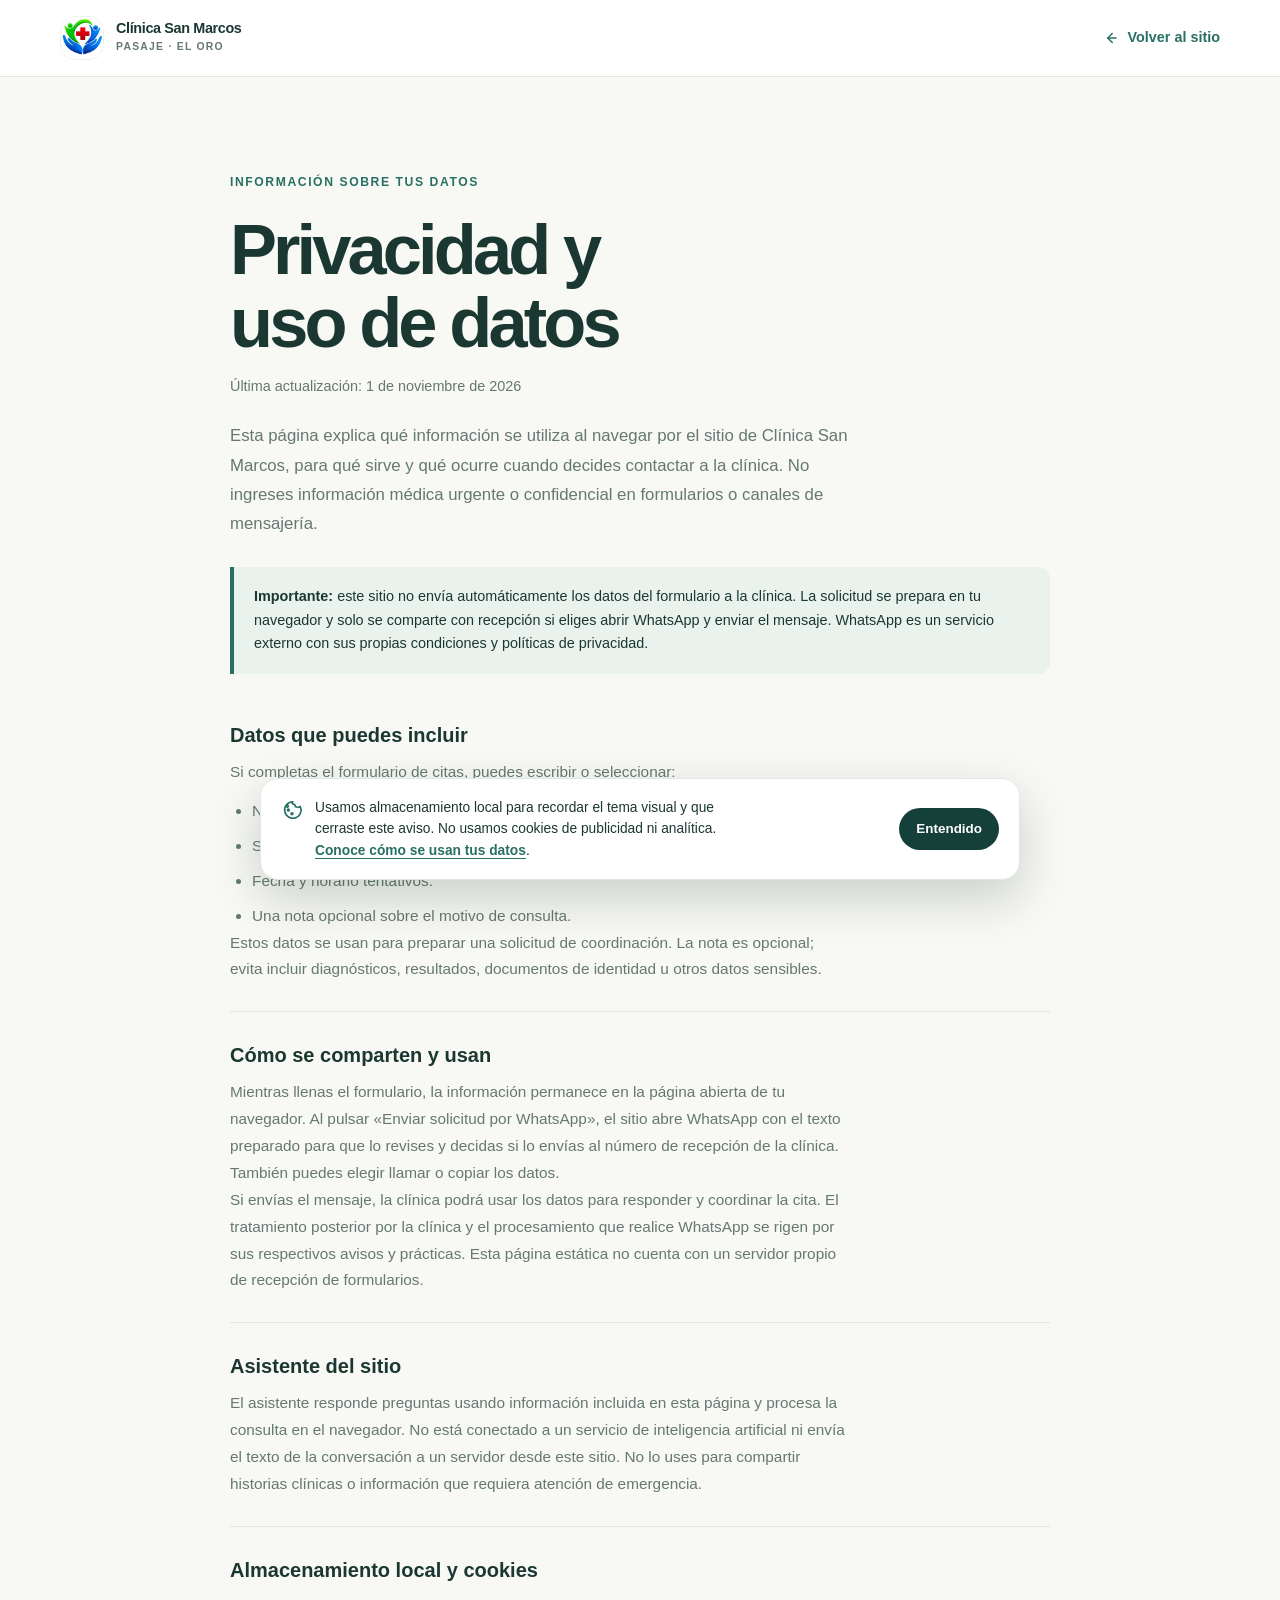
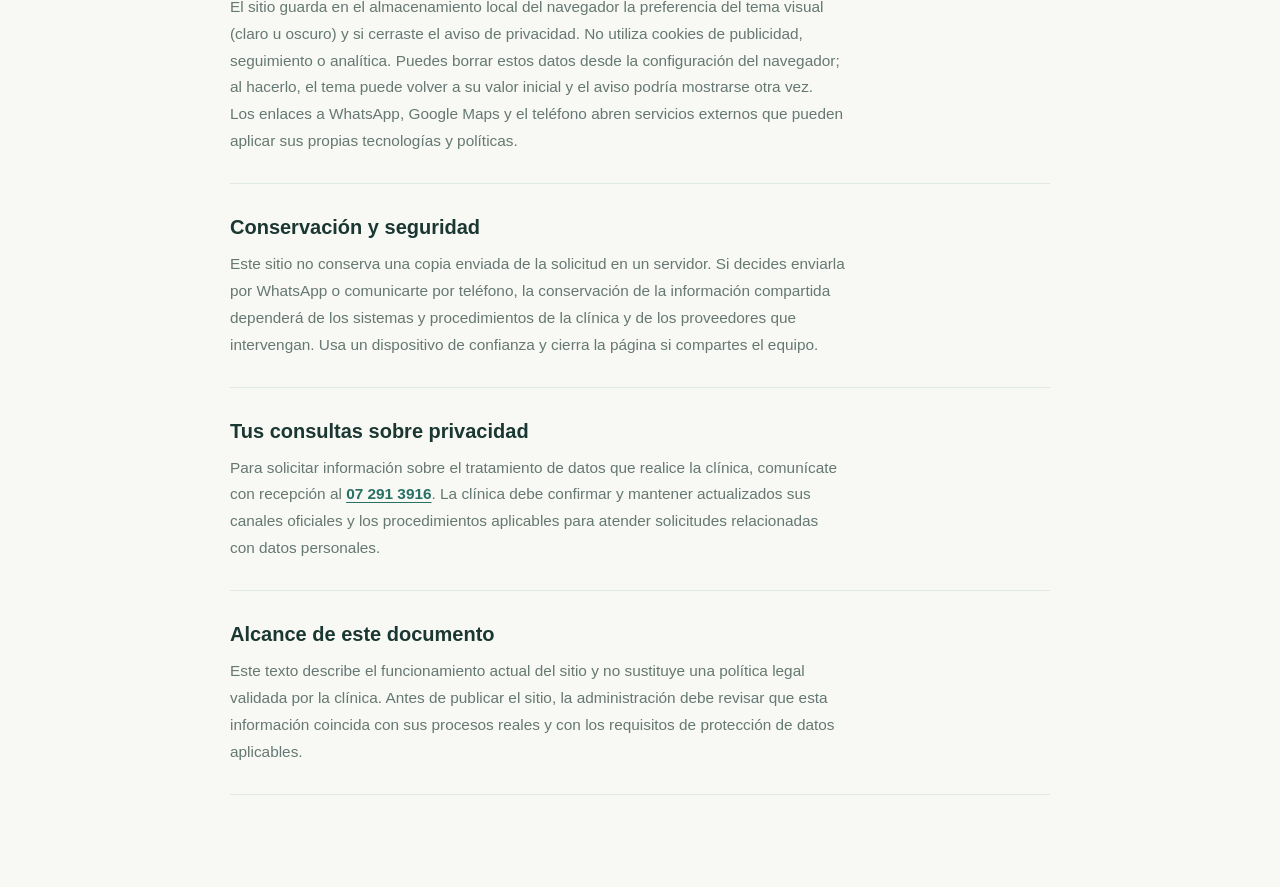
<file: privacidad.html>
<!DOCTYPE html>
<html lang="es">
<head>
  <meta charset="utf-8"/>
  <meta content="width=device-width, initial-scale=1.0" name="viewport"/>
  <meta content="#f8f8f4" name="theme-color"/>
  <title>Privacidad y uso de datos | Clínica San Marcos</title>
  <meta content="Conoce qué datos se usan en el sitio de Clínica San Marcos, cómo se comparte una solicitud por WhatsApp y qué almacenamiento local se utiliza." name="description"/>
  <link href="images/clinic-san-marcos-logo.webp" rel="icon" type="image/webp"/>
  <link href="css/styles.css" rel="stylesheet"/>
  <link href="css/responsive-polish.css" rel="stylesheet"/>
</head>
<body class="privacy-page antialiased">
  <header class="privacy-header">
    <div class="site-shell privacy-header-inner">
      <a aria-label="Clínica San Marcos, inicio" class="brand" href="index.html#inicio">
        <span class="brand-mark brand-logo">
          <img alt="" class="brand-logo-image" height="64" src="images/clinic-san-marcos-logo.webp" width="64"/>
        </span>
        <span class="brand-copy">
          <strong>Clínica San Marcos</strong>
          <small>Pasaje · El Oro</small>
        </span>
      </a>
      <a class="privacy-back-link" href="index.html">
        <svg aria-hidden="true" fill="none" height="18" stroke="currentColor" stroke-linecap="round" stroke-linejoin="round" stroke-width="2" viewbox="0 0 24 24" width="18" xmlns="http://www.w3.org/2000/svg"><path d="m15 18-6-6 6-6"/><path d="M20 12H9"/></svg>
        Volver al sitio
      </a>
    </div>
  </header>

  <main class="privacy-content">
    <p class="section-eyebrow">Información sobre tus datos</p>
    <h1>Privacidad y uso de datos</h1>
    <p class="privacy-updated">Última actualización: 1 de noviembre de 2026</p>
    <p class="privacy-intro">
      Esta página explica qué información se utiliza al navegar por el sitio de Clínica San Marcos,
      para qué sirve y qué ocurre cuando decides contactar a la clínica. No ingreses información
      médica urgente o confidencial en formularios o canales de mensajería.
    </p>
    <p class="privacy-notice">
      <strong>Importante:</strong> este sitio no envía automáticamente los datos del formulario a
      la clínica. La solicitud se prepara en tu navegador y solo se comparte con recepción si eliges
      abrir WhatsApp y enviar el mensaje. WhatsApp es un servicio externo con sus propias condiciones
      y políticas de privacidad.
    </p>

    <div class="privacy-sections">
      <section>
        <h2>Datos que puedes incluir</h2>
        <p>Si completas el formulario de citas, puedes escribir o seleccionar:</p>
        <ul>
          <li>Nombre y número de teléfono o WhatsApp.</li>
          <li>Servicio solicitado y, si corresponde, preferencia de especialista.</li>
          <li>Fecha y horario tentativos.</li>
          <li>Una nota opcional sobre el motivo de consulta.</li>
        </ul>
        <p>
          Estos datos se usan para preparar una solicitud de coordinación. La nota es opcional; evita
          incluir diagnósticos, resultados, documentos de identidad u otros datos sensibles.
        </p>
      </section>

      <section>
        <h2>Cómo se comparten y usan</h2>
        <p>
          Mientras llenas el formulario, la información permanece en la página abierta de tu
          navegador. Al pulsar «Enviar solicitud por WhatsApp», el sitio abre WhatsApp con el texto
          preparado para que lo revises y decidas si lo envías al número de recepción de la clínica.
          También puedes elegir llamar o copiar los datos.
        </p>
        <p>
          Si envías el mensaje, la clínica podrá usar los datos para responder y coordinar la cita.
          El tratamiento posterior por la clínica y el procesamiento que realice WhatsApp se rigen
          por sus respectivos avisos y prácticas. Esta página estática no cuenta con un servidor
          propio de recepción de formularios.
        </p>
      </section>

      <section>
        <h2>Asistente del sitio</h2>
        <p>
          El asistente responde preguntas usando información incluida en esta página y procesa la
          consulta en el navegador. No está conectado a un servicio de inteligencia artificial ni
          envía el texto de la conversación a un servidor desde este sitio. No lo uses para compartir
          historias clínicas o información que requiera atención de emergencia.
        </p>
      </section>

      <section>
        <h2>Almacenamiento local y cookies</h2>
        <p>
          El sitio guarda en el almacenamiento local del navegador la preferencia del tema visual
          (claro u oscuro) y si cerraste el aviso de privacidad. No utiliza cookies de publicidad,
          seguimiento o analítica. Puedes borrar estos datos desde la configuración del navegador;
          al hacerlo, el tema puede volver a su valor inicial y el aviso podría mostrarse otra vez.
        </p>
        <p>
          Los enlaces a WhatsApp, Google Maps y el teléfono abren servicios externos que pueden
          aplicar sus propias tecnologías y políticas.
        </p>
      </section>

      <section>
        <h2>Conservación y seguridad</h2>
        <p>
          Este sitio no conserva una copia enviada de la solicitud en un servidor. Si decides
          enviarla por WhatsApp o comunicarte por teléfono, la conservación de la información
          compartida dependerá de los sistemas y procedimientos de la clínica y de los proveedores
          que intervengan. Usa un dispositivo de confianza y cierra la página si compartes el equipo.
        </p>
      </section>

      <section>
        <h2>Tus consultas sobre privacidad</h2>
        <p>
          Para solicitar información sobre el tratamiento de datos que realice la clínica, comunícate
          con recepción al <a href="tel:+59372913916">07 291 3916</a>. La clínica debe confirmar y
          mantener actualizados sus canales oficiales y los procedimientos aplicables para atender
          solicitudes relacionadas con datos personales.
        </p>
      </section>

      <section>
        <h2>Alcance de este documento</h2>
        <p>
          Este texto describe el funcionamiento actual del sitio y no sustituye una política legal
          validada por la clínica. Antes de publicar el sitio, la administración debe revisar que
          esta información coincida con sus procesos reales y con los requisitos de protección de
          datos aplicables.
        </p>
      </section>
    </div>
  </main>

  <aside aria-label="Aviso sobre almacenamiento local" class="cookie-notice" hidden id="cookie-notice">
    <div class="cookie-notice-copy">
      <svg aria-hidden="true" fill="none" height="22" stroke="currentColor" stroke-linecap="round" stroke-linejoin="round" stroke-width="1.8" viewbox="0 0 24 24" width="22" xmlns="http://www.w3.org/2000/svg"><path d="M12 3a3 3 0 0 0 3 3 3 3 0 0 0 3 3 3 3 0 0 0 3-1 9 9 0 1 1-8-5Z"/><circle cx="8" cy="12" r="1"/><circle cx="12" cy="16" r="1"/><circle cx="7" cy="8" r="1"/></svg>
      <p>Usamos almacenamiento local para recordar el tema visual y que cerraste este aviso. No usamos cookies de publicidad ni analítica. <a href="privacidad.html">Conoce cómo se usan tus datos</a>.</p>
    </div>
    <button class="cookie-notice-dismiss" type="button">Entendido</button>
  </aside>
  <script src="js/app.js"></script>
</body>
</html>
</file>
<file: css/styles.css>
@layer properties{@supports (((-webkit-hyphens:none)) and (not (margin-trim:inline))) or ((-moz-orient:inline) and (not (color:rgb(from red r g b)))){:root,:host{--shimmer-angle:20deg}*,:before,:after,::backdrop{--tw-rotate-x:initial;--tw-rotate-y:initial;--tw-rotate-z:initial;--tw-skew-x:initial;--tw-skew-y:initial;--tw-border-style:solid;--tw-leading:initial;--tw-font-weight:initial;--tw-outline-style:solid;--tw-shadow:0 0 #0000;--tw-shadow-color:initial;--tw-shadow-alpha:100%;--tw-inset-shadow:0 0 #0000;--tw-inset-shadow-color:initial;--tw-inset-shadow-alpha:100%;--tw-ring-color:initial;--tw-ring-shadow:0 0 #0000;--tw-inset-ring-color:initial;--tw-inset-ring-shadow:0 0 #0000;--tw-ring-inset:initial;--tw-ring-offset-width:0px;--tw-ring-offset-color:#fff;--tw-ring-offset-shadow:0 0 #0000;--tw-translate-x:0;--tw-translate-y:0;--tw-translate-z:0;--tw-animation-delay:0s;--tw-animation-direction:normal;--tw-animation-duration:initial;--tw-animation-fill-mode:none;--tw-animation-iteration-count:1;--tw-enter-blur:0;--tw-enter-opacity:1;--tw-enter-rotate:0;--tw-enter-scale:1;--tw-enter-translate-x:0;--tw-enter-translate-y:0;--tw-exit-blur:0;--tw-exit-opacity:1;--tw-exit-rotate:0;--tw-exit-scale:1;--tw-exit-translate-x:0;--tw-exit-translate-y:0;--scroll-fade-t:0px;--scroll-fade-b:0px;--scroll-fade-s:0px;--scroll-fade-e:0px;--scroll-fade-mask:initial;--shimmer-image:initial;--shimmer-text-fill:initial}}}@layer theme{:root,:host{--font-sans:-apple-system, BlinkMacSystemFont, "Segoe UI", Roboto, "Helvetica Neue", "Noto Sans", Arial, sans-serif, "Apple Color Emoji", "Segoe UI Emoji", "Segoe UI Symbol", "Noto Color Emoji";--font-mono:ui-monospace, SFMono-Regular, Menlo, Monaco, Consolas, "Liberation Mono", "Courier New", monospace;--color-emerald-400:#00d294;--color-emerald-500:#00bb7f;--color-emerald-600:#009767;--color-emerald-700:#007956;--spacing:.25rem;--text-xs:.75rem;--text-xs--line-height:calc(1 / .75);--text-sm:.875rem;--text-sm--line-height:calc(1.25 / .875);--font-weight-medium:500;--font-weight-semibold:600;--leading-relaxed:1.625;--radius-md:calc(var(--radius) * .8);--radius-xl:calc(var(--radius) * 1.4);--radius-2xl:calc(var(--radius) * 1.8);--animate-pulse:pulse 2s cubic-bezier(.4, 0, .6, 1) infinite;--default-transition-duration:.15s;--default-transition-timing-function:cubic-bezier(.4, 0, .2, 1);--default-font-family:var(--font-sans);--default-mono-font-family:var(--font-mono)}@supports (color:lab(0% 0 0)){:root,:host{--color-emerald-400:lab(75.0771% -60.7313 19.4147);--color-emerald-500:lab(66.9756% -58.27 19.5419);--color-emerald-600:lab(55.0481% -49.9246 15.93);--color-emerald-700:lab(44.4871% -41.0396 11.0361)}}}@layer base{*,:after,:before,::backdrop{box-sizing:border-box;border:0 solid;margin:0;padding:0}::file-selector-button{box-sizing:border-box;border:0 solid;margin:0;padding:0}html,:host{-webkit-text-size-adjust:100%;tab-size:4;line-height:1.5;font-family:var(--default-font-family,-apple-system, BlinkMacSystemFont, "Segoe UI", Roboto, "Helvetica Neue", "Noto Sans", Arial, sans-serif, "Apple Color Emoji", "Segoe UI Emoji", "Segoe UI Symbol", "Noto Color Emoji");font-feature-settings:var(--default-font-feature-settings,normal);font-variation-settings:var(--default-font-variation-settings,normal);-webkit-tap-highlight-color:transparent}hr{height:0;color:inherit;border-top-width:1px}abbr:where([title]){-webkit-text-decoration:underline dotted;text-decoration:underline dotted}h1,h2,h3,h4,h5,h6{font-size:inherit;font-weight:inherit}a{color:inherit;-webkit-text-decoration:inherit;-webkit-text-decoration:inherit;-webkit-text-decoration:inherit;-webkit-text-decoration:inherit;text-decoration:inherit}b,strong{font-weight:bolder}code,kbd,samp,pre{font-family:var(--default-mono-font-family,ui-monospace, SFMono-Regular, Menlo, Monaco, Consolas, "Liberation Mono", "Courier New", monospace);font-feature-settings:var(--default-mono-font-feature-settings,normal);font-variation-settings:var(--default-mono-font-variation-settings,normal);font-size:1em}small{font-size:80%}sub,sup{vertical-align:baseline;font-size:75%;line-height:0;position:relative}sub{bottom:-.25em}sup{top:-.5em}table{text-indent:0;border-color:inherit;border-collapse:collapse}:-moz-focusring:where(:not(iframe)){outline:auto}progress{vertical-align:baseline}summary{display:list-item}ol,ul,menu{list-style:none}img,svg,video,canvas,audio,iframe,embed,object{vertical-align:middle;display:block}img,video{max-width:100%;height:auto}button,input,select,optgroup,textarea{font:inherit;font-feature-settings:inherit;font-variation-settings:inherit;letter-spacing:inherit;color:inherit;opacity:1;background-color:#0000;border-radius:0}::file-selector-button{font:inherit;font-feature-settings:inherit;font-variation-settings:inherit;letter-spacing:inherit;color:inherit;opacity:1;background-color:#0000;border-radius:0}:where(select:is([multiple],[size])) optgroup{font-weight:bolder}:where(select:is([multiple],[size])) optgroup option{padding-inline-start:20px}::file-selector-button{margin-inline-end:4px}::placeholder{opacity:1}@supports (not ((-webkit-appearance:-apple-pay-button))) or (contain-intrinsic-size:1px){::placeholder{color:currentColor}@supports (color:color-mix(in lab, red, red)){::placeholder{color:color-mix(in oklab, currentcolor 50%, transparent)}}}textarea{resize:vertical}::-webkit-search-decoration{-webkit-appearance:none}::-webkit-date-and-time-value{min-height:1lh;text-align:inherit}::-webkit-datetime-edit{display:inline-flex}::-webkit-datetime-edit-fields-wrapper{padding:0}::-webkit-datetime-edit{padding-block:0}::-webkit-datetime-edit-year-field{padding-block:0}::-webkit-datetime-edit-month-field{padding-block:0}::-webkit-datetime-edit-day-field{padding-block:0}::-webkit-datetime-edit-hour-field{padding-block:0}::-webkit-datetime-edit-minute-field{padding-block:0}::-webkit-datetime-edit-second-field{padding-block:0}::-webkit-datetime-edit-millisecond-field{padding-block:0}::-webkit-datetime-edit-meridiem-field{padding-block:0}::-webkit-calendar-picker-indicator{line-height:1}:-moz-ui-invalid{box-shadow:none}button,input:where([type=button],[type=reset],[type=submit]){appearance:button}::file-selector-button{appearance:button}::-webkit-inner-spin-button{height:auto}::-webkit-outer-spin-button{height:auto}[hidden]:where(:not([hidden=until-found])){display:none!important}*{border-color:var(--border);outline-color:var(--ring)}@supports (color:color-mix(in lab, red, red)){*{outline-color:color-mix(in oklab, var(--ring) 50%, transparent)}}body{background-color:var(--background);color:var(--foreground)}}@layer components;@layer utilities{.sr-only{clip-path:inset(50%);white-space:nowrap;border-width:0;width:1px;height:1px;margin:-1px;padding:0;position:absolute;overflow:hidden}.my-0\.5{margin-block:calc(var(--spacing) * .5)}.my-1{margin-block:var(--spacing)}.mt-0\.5{margin-top:calc(var(--spacing) * .5)}.mt-4{margin-top:calc(var(--spacing) * 4)}.mt-6{margin-top:calc(var(--spacing) * 6)}.mr-1{margin-right:var(--spacing)}.block{display:block}.flex{display:flex}.hidden{display:none}.inline{display:inline}.inline-flex{display:inline-flex}.size-6{width:calc(var(--spacing) * 6);height:calc(var(--spacing) * 6)}.size-7{width:calc(var(--spacing) * 7);height:calc(var(--spacing) * 7)}.size-8{width:calc(var(--spacing) * 8);height:calc(var(--spacing) * 8)}.size-9{width:calc(var(--spacing) * 9);height:calc(var(--spacing) * 9)}.h-1\.5{height:calc(var(--spacing) * 1.5)}.h-2{height:calc(var(--spacing) * 2)}.h-3\.5{height:calc(var(--spacing) * 3.5)}.h-4{height:calc(var(--spacing) * 4)}.h-6{height:calc(var(--spacing) * 6)}.h-7{height:calc(var(--spacing) * 7)}.h-8{height:calc(var(--spacing) * 8)}.h-9{height:calc(var(--spacing) * 9)}.w-1\.5{width:calc(var(--spacing) * 1.5)}.w-3\.5{width:calc(var(--spacing) * 3.5)}.w-4{width:calc(var(--spacing) * 4)}.flex-1{flex:1}.shrink-0{flex-shrink:0}.transform{transform:var(--tw-rotate-x,) var(--tw-rotate-y,) var(--tw-rotate-z,) var(--tw-skew-x,) var(--tw-skew-y,)}.animate-pulse{animation:var(--animate-pulse)}.flex-col{flex-direction:column}.items-center{align-items:center}.justify-between{justify-content:space-between}.justify-center{justify-content:center}.gap-1{gap:var(--spacing)}.gap-1\.5{gap:calc(var(--spacing) * 1.5)}.gap-2{gap:calc(var(--spacing) * 2)}.gap-4{gap:calc(var(--spacing) * 4)}.rounded-\[min\(var\(--radius-md\)\,10px\)\]{border-radius:min(var(--radius-md), 10px)}.rounded-\[min\(var\(--radius-md\)\,12px\)\]{border-radius:min(var(--radius-md), 12px)}.rounded-full{border-radius:2147483647px}.rounded-lg{border-radius:var(--radius)}.border{border-style:var(--tw-border-style);border-width:1px}.border-t{border-top-style:var(--tw-border-style);border-top-width:1px}.border-border,.border-border\/40{border-color:var(--border)}@supports (color:color-mix(in lab, red, red)){.border-border\/40{border-color:color-mix(in oklab, var(--border) 40%, transparent)}}.border-transparent{border-color:#0000}.bg-background{background-color:var(--background)}.bg-destructive\/10{background-color:var(--destructive)}@supports (color:color-mix(in lab, red, red)){.bg-destructive\/10{background-color:color-mix(in oklab, var(--destructive) 10%, transparent)}}.bg-emerald-500{background-color:var(--color-emerald-500)}.bg-emerald-500\/15{background-color:#00bb7f26}@supports (color:color-mix(in lab, red, red)){.bg-emerald-500\/15{background-color:color-mix(in oklab, var(--color-emerald-500) 15%, transparent)}}.bg-muted\/30{background-color:var(--muted)}@supports (color:color-mix(in lab, red, red)){.bg-muted\/30{background-color:color-mix(in oklab, var(--muted) 30%, transparent)}}.bg-primary{background-color:var(--primary)}.bg-secondary{background-color:var(--secondary)}.bg-clip-padding{background-clip:padding-box}.fill-current{fill:currentColor}.px-2{padding-inline:calc(var(--spacing) * 2)}.px-2\.5{padding-inline:calc(var(--spacing) * 2.5)}.px-4{padding-inline:calc(var(--spacing) * 4)}.py-0\.5{padding-block:calc(var(--spacing) * .5)}.py-2{padding-block:calc(var(--spacing) * 2)}.pl-2{padding-left:calc(var(--spacing) * 2)}.text-end{text-align:end}.text-start{text-align:start}.text-sm{font-size:var(--text-sm);line-height:var(--tw-leading,var(--text-sm--line-height))}.text-xs{font-size:var(--text-xs);line-height:var(--tw-leading,var(--text-xs--line-height))}.text-\[0\.8rem\]{font-size:.8rem}.text-\[11px\]{font-size:11px}.leading-relaxed{--tw-leading:var(--leading-relaxed);line-height:var(--leading-relaxed)}.font-medium{--tw-font-weight:var(--font-weight-medium);font-weight:var(--font-weight-medium)}.font-semibold{--tw-font-weight:var(--font-weight-semibold);font-weight:var(--font-weight-semibold)}.whitespace-nowrap{white-space:nowrap}.text-destructive{color:var(--destructive)}.text-emerald-500{color:var(--color-emerald-500)}.text-emerald-600{color:var(--color-emerald-600)}.text-emerald-700{color:var(--color-emerald-700)}.text-muted-foreground{color:var(--muted-foreground)}.text-primary{color:var(--primary)}.text-primary-foreground{color:var(--primary-foreground)}.text-secondary-foreground{color:var(--secondary-foreground)}.underline{text-decoration-line:underline}.decoration-2{text-decoration-thickness:2px}.underline-offset-2{text-underline-offset:2px}.underline-offset-4{text-underline-offset:4px}.antialiased{-webkit-font-smoothing:antialiased;-moz-osx-font-smoothing:grayscale}.opacity-70{opacity:.7}.outline{outline-style:var(--tw-outline-style);outline-width:1px}.transition-all{transition-property:all;transition-timing-function:var(--tw-ease,var(--default-transition-timing-function));transition-duration:var(--tw-duration,var(--default-transition-duration))}.outline-none{--tw-outline-style:none;outline-style:none}.select-none{-webkit-user-select:none;user-select:none}@media (hover:hover){.hover\:bg-destructive\/20:hover{background-color:var(--destructive)}@supports (color:color-mix(in lab, red, red)){.hover\:bg-destructive\/20:hover{background-color:color-mix(in oklab, var(--destructive) 20%, transparent)}}.hover\:bg-muted:hover{background-color:var(--muted)}.hover\:bg-secondary\/80:hover{background-color:var(--secondary)}@supports (color:color-mix(in lab, red, red)){.hover\:bg-secondary\/80:hover{background-color:color-mix(in oklab, var(--secondary) 80%, transparent)}}.hover\:text-foreground:hover{color:var(--foreground)}.hover\:underline:hover{text-decoration-line:underline}.hover\:opacity-80:hover{opacity:.8}}.focus-visible\:border-destructive\/40:focus-visible{border-color:var(--destructive)}@supports (color:color-mix(in lab, red, red)){.focus-visible\:border-destructive\/40:focus-visible{border-color:color-mix(in oklab, var(--destructive) 40%, transparent)}}.focus-visible\:border-ring:focus-visible{border-color:var(--ring)}.focus-visible\:ring-3:focus-visible{--tw-ring-shadow:var(--tw-ring-inset,) 0 0 0 calc(3px + var(--tw-ring-offset-width)) var(--tw-ring-color,currentcolor);box-shadow:var(--tw-inset-shadow), var(--tw-inset-ring-shadow), var(--tw-ring-offset-shadow), var(--tw-ring-shadow), var(--tw-shadow)}.focus-visible\:ring-destructive\/20:focus-visible{--tw-ring-color:var(--destructive)}@supports (color:color-mix(in lab, red, red)){.focus-visible\:ring-destructive\/20:focus-visible{--tw-ring-color:color-mix(in oklab, var(--destructive) 20%, transparent)}}.focus-visible\:ring-ring\/50:focus-visible{--tw-ring-color:var(--ring)}@supports (color:color-mix(in lab, red, red)){.focus-visible\:ring-ring\/50:focus-visible{--tw-ring-color:color-mix(in oklab, var(--ring) 50%, transparent)}}.active\:not-aria-\[haspopup\]\:translate-y-px:active:not([aria-haspopup]){--tw-translate-y:1px;translate:var(--tw-translate-x) var(--tw-translate-y)}.disabled\:pointer-events-none:disabled{pointer-events:none}.disabled\:opacity-50:disabled{opacity:.5}:where([data-slot=button-group]) .in-data-\[slot\=button-group\]\:rounded-lg{border-radius:var(--radius)}.has-data-\[icon\=inline-end\]\:pr-1\.5:has([data-icon=inline-end]){padding-right:calc(var(--spacing) * 1.5)}.has-data-\[icon\=inline-end\]\:pr-2:has([data-icon=inline-end]){padding-right:calc(var(--spacing) * 2)}.has-data-\[icon\=inline-start\]\:pl-1\.5:has([data-icon=inline-start]){padding-left:calc(var(--spacing) * 1.5)}.has-data-\[icon\=inline-start\]\:pl-2:has([data-icon=inline-start]){padding-left:calc(var(--spacing) * 2)}.aria-expanded\:bg-muted[aria-expanded=true]{background-color:var(--muted)}.aria-expanded\:bg-secondary[aria-expanded=true]{background-color:var(--secondary)}.aria-expanded\:text-foreground[aria-expanded=true]{color:var(--foreground)}.aria-expanded\:text-secondary-foreground[aria-expanded=true]{color:var(--secondary-foreground)}.aria-invalid\:border-destructive[aria-invalid=true]{border-color:var(--destructive)}.aria-invalid\:ring-3[aria-invalid=true]{--tw-ring-shadow:var(--tw-ring-inset,) 0 0 0 calc(3px + var(--tw-ring-offset-width)) var(--tw-ring-color,currentcolor);box-shadow:var(--tw-inset-shadow), var(--tw-inset-ring-shadow), var(--tw-ring-offset-shadow), var(--tw-ring-shadow), var(--tw-shadow)}.aria-invalid\:ring-destructive\/20[aria-invalid=true]{--tw-ring-color:var(--destructive)}@supports (color:color-mix(in lab, red, red)){.aria-invalid\:ring-destructive\/20[aria-invalid=true]{--tw-ring-color:color-mix(in oklab, var(--destructive) 20%, transparent)}}@media (min-width:40rem){.sm\:inline-flex{display:inline-flex}.sm\:flex-row{flex-direction:row}}.dark\:border-input:is(.dark *){border-color:var(--input)}.dark\:bg-destructive\/20:is(.dark *){background-color:var(--destructive)}@supports (color:color-mix(in lab, red, red)){.dark\:bg-destructive\/20:is(.dark *){background-color:color-mix(in oklab, var(--destructive) 20%, transparent)}}.dark\:bg-input\/30:is(.dark *){background-color:var(--input)}@supports (color:color-mix(in lab, red, red)){.dark\:bg-input\/30:is(.dark *){background-color:color-mix(in oklab, var(--input) 30%, transparent)}}.dark\:text-emerald-400:is(.dark *){color:var(--color-emerald-400)}@media (hover:hover){.dark\:hover\:bg-destructive\/30:is(.dark *):hover{background-color:var(--destructive)}@supports (color:color-mix(in lab, red, red)){.dark\:hover\:bg-destructive\/30:is(.dark *):hover{background-color:color-mix(in oklab, var(--destructive) 30%, transparent)}}.dark\:hover\:bg-input\/50:is(.dark *):hover{background-color:var(--input)}@supports (color:color-mix(in lab, red, red)){.dark\:hover\:bg-input\/50:is(.dark *):hover{background-color:color-mix(in oklab, var(--input) 50%, transparent)}}.dark\:hover\:bg-muted\/50:is(.dark *):hover{background-color:var(--muted)}@supports (color:color-mix(in lab, red, red)){.dark\:hover\:bg-muted\/50:is(.dark *):hover{background-color:color-mix(in oklab, var(--muted) 50%, transparent)}}}.dark\:focus-visible\:ring-destructive\/40:is(.dark *):focus-visible{--tw-ring-color:var(--destructive)}@supports (color:color-mix(in lab, red, red)){.dark\:focus-visible\:ring-destructive\/40:is(.dark *):focus-visible{--tw-ring-color:color-mix(in oklab, var(--destructive) 40%, transparent)}}.dark\:aria-invalid\:border-destructive\/50:is(.dark *)[aria-invalid=true]{border-color:var(--destructive)}@supports (color:color-mix(in lab, red, red)){.dark\:aria-invalid\:border-destructive\/50:is(.dark *)[aria-invalid=true]{border-color:color-mix(in oklab, var(--destructive) 50%, transparent)}}.dark\:aria-invalid\:ring-destructive\/40:is(.dark *)[aria-invalid=true]{--tw-ring-color:var(--destructive)}@supports (color:color-mix(in lab, red, red)){.dark\:aria-invalid\:ring-destructive\/40:is(.dark *)[aria-invalid=true]{--tw-ring-color:color-mix(in oklab, var(--destructive) 40%, transparent)}}.\[\&_svg\]\:pointer-events-none svg{pointer-events:none}.\[\&_svg\]\:shrink-0 svg{flex-shrink:0}.\[\&_svg\:not\(\[class\*\=\'size-\'\]\)\]\:size-3 svg:not([class*=size-]){width:calc(var(--spacing) * 3);height:calc(var(--spacing) * 3)}.\[\&_svg\:not\(\[class\*\=\'size-\'\]\)\]\:size-3\.5 svg:not([class*=size-]){width:calc(var(--spacing) * 3.5);height:calc(var(--spacing) * 3.5)}.\[\&_svg\:not\(\[class\*\=\'size-\'\]\)\]\:size-4 svg:not([class*=size-]){width:calc(var(--spacing) * 4);height:calc(var(--spacing) * 4)}@media (hover:hover){.\[a\]\:hover\:bg-primary\/80:is(a):hover{background-color:var(--primary)}@supports (color:color-mix(in lab, red, red)){.\[a\]\:hover\:bg-primary\/80:is(a):hover{background-color:color-mix(in oklab, var(--primary) 80%, transparent)}}}}@property --tw-animation-delay{syntax:"*";inherits:false;initial-value:0s}@property --tw-animation-direction{syntax:"*";inherits:false;initial-value:normal}@property --tw-animation-duration{syntax:"*";inherits:false}@property --tw-animation-fill-mode{syntax:"*";inherits:false;initial-value:none}@property --tw-animation-iteration-count{syntax:"*";inherits:false;initial-value:1}@property --tw-enter-blur{syntax:"*";inherits:false;initial-value:0}@property --tw-enter-opacity{syntax:"*";inherits:false;initial-value:1}@property --tw-enter-rotate{syntax:"*";inherits:false;initial-value:0}@property --tw-enter-scale{syntax:"*";inherits:false;initial-value:1}@property --tw-enter-translate-x{syntax:"*";inherits:false;initial-value:0}@property --tw-enter-translate-y{syntax:"*";inherits:false;initial-value:0}@property --tw-exit-blur{syntax:"*";inherits:false;initial-value:0}@property --tw-exit-opacity{syntax:"*";inherits:false;initial-value:1}@property --tw-exit-rotate{syntax:"*";inherits:false;initial-value:0}@property --tw-exit-scale{syntax:"*";inherits:false;initial-value:1}@property --tw-exit-translate-x{syntax:"*";inherits:false;initial-value:0}@property --tw-exit-translate-y{syntax:"*";inherits:false;initial-value:0}@property --scroll-fade-t{syntax:"<length-percentage>";inherits:false;initial-value:0}@property --scroll-fade-b{syntax:"<length-percentage>";inherits:false;initial-value:0}@property --scroll-fade-s{syntax:"<length-percentage>";inherits:false;initial-value:0}@property --scroll-fade-e{syntax:"<length-percentage>";inherits:false;initial-value:0}@property --scroll-fade-mask{syntax:"*";inherits:false}@property --shimmer-angle{syntax:"<angle>";inherits:true;initial-value:20deg}@property --shimmer-image{syntax:"*";inherits:false}@property --shimmer-text-fill{syntax:"*";inherits:false}@media (prefers-reduced-motion:reduce){.shimmer{-webkit-text-fill-color:currentColor;background-image:none;animation:none}}:root{--lightningcss-light:initial;--lightningcss-dark: ;color-scheme:light;--background:#f9fbf7;--foreground:#0d251b;--card:#fff;--card-foreground:#0d251b;--popover:#fff;--popover-foreground:#0d251b;--primary:#185d49;--primary-foreground:#fbfcf9;--secondary:#e6f2e9;--secondary-foreground:#153528;--muted:#eaf1ea;--muted-foreground:#566860;--accent:#e6f2e9;--accent-foreground:#153528;--destructive:#d33d2c;--border:#d6e1d9;--input:#d6e1d9;--ring:#438a73;--chart-1:#198166;--chart-2:#79a67a;--chart-3:#cb764e;--chart-4:#255f62;--chart-5:#c1a966;--radius:.75rem;--sidebar:#f6faf5;--sidebar-foreground:#0d251b;--sidebar-primary:#185d49;--sidebar-primary-foreground:#fbfcf9;--sidebar-accent:#e6f2e9;--sidebar-accent-foreground:#153528;--sidebar-border:#d6e1d9;--sidebar-ring:#438a73;--clinic-ink:#1b3732;--clinic-deep:#153f39;--clinic-green:#286f64;--clinic-sage:#eaf2ed;--clinic-paper:#f8f8f4;--clinic-muted:#657873;--clinic-line:#dfe8e2;--clinic-white:#fff;--clinic-coral:#c96e58;--clinic-shadow:0 24px 70px #1e41391c}@supports (color:lab(0% 0 0)){:root{--background:lab(98.3174% -.983417 1.55209);--foreground:lab(12.3061% -11.8529 3.38462);--card:lab(100% 0 0);--card-foreground:lab(12.3061% -11.8529 3.38462);--popover:lab(100% 0 0);--popover-foreground:lab(12.3061% -11.8529 3.38462);--primary:lab(34.8684% -26.0968 4.775);--primary-foreground:lab(98.8833% -.687867 1.31378);--secondary:lab(94.4441% -5.5652 2.85016);--secondary-foreground:lab(19.3991% -15.2553 4.35361);--muted:lab(94.359% -3.35348 2.59472);--muted-foreground:lab(42.3359% -8.28204 2.39443);--accent:lab(94.4441% -5.5652 2.85016);--accent-foreground:lab(19.3991% -15.2553 4.35361);--destructive:lab(49.4704% 58.8262 45.3277);--border:lab(88.617% -4.94602 2.53301);--input:lab(88.617% -4.94602 2.53301);--ring:lab(52.3361% -27.5701 5.07921);--chart-1:lab(47.9572% -34.899 6.37198);--chart-2:lab(63.8934% -22.3699 17.8112);--chart-3:lab(58.6073% 31.5978 36.6851);--chart-4:lab(36.7838% -18.8307 -7.75726);--chart-5:lab(70.1409% 2.61617 37.3967);--sidebar:lab(97.7837% -2.09227 1.94107);--sidebar-foreground:lab(12.3061% -11.8529 3.38462);--sidebar-primary:lab(34.8684% -26.0968 4.775);--sidebar-primary-foreground:lab(98.8833% -.687867 1.31378);--sidebar-accent:lab(94.4441% -5.5652 2.85016);--sidebar-accent-foreground:lab(19.3991% -15.2553 4.35361);--sidebar-border:lab(88.617% -4.94602 2.53301);--sidebar-ring:lab(52.3361% -27.5701 5.07921)}}:root.dark{--lightningcss-light: ;--lightningcss-dark:initial;color-scheme:dark;--background:#030b07;--foreground:#e1efe8;--card:#0c1913;--card-foreground:#e1efe8;--popover:#0c1913;--popover-foreground:#e1efe8;--primary:#6fbe95;--primary-foreground:#07120d;--secondary:#16261f;--secondary-foreground:#d6e6de;--muted:#16261f;--muted-foreground:#9db0a7;--accent:#16261f;--accent-foreground:#d6e6de;--destructive:#e76761;--border:#2c3c35;--input:#2c3c35;--ring:#62b289;--chart-1:#68b88f;--chart-2:#93c794;--chart-3:#e7885d;--chart-4:#56a7ac;--chart-5:#d7bb70;--sidebar:#09140f;--sidebar-foreground:#e1efe8;--sidebar-primary:#6fbe95;--sidebar-primary-foreground:#07120d;--sidebar-accent:#16261f;--sidebar-accent-foreground:#d6e6de;--sidebar-border:#2c3c35;--sidebar-ring:#62b289;--clinic-ink:#edf4ef;--clinic-deep:#0b1b16;--clinic-green:#80c7a3;--clinic-sage:#1d3128;--clinic-paper:#101b18;--clinic-muted:#a9bcb2;--clinic-line:#344940;--clinic-white:#1b2a24;--clinic-coral:#f29c83;--clinic-shadow:0 24px 70px #00000061}@supports (color:lab(0% 0 0)){:root.dark{--background:lab(2.59021% -2.62448 .770175);--foreground:lab(93.2826% -5.92536 1.71909);--card:lab(7.51723% -6.86516 2.01266);--card-foreground:lab(93.2826% -5.92536 1.71909);--popover:lab(7.51723% -6.86516 2.01266);--popover-foreground:lab(93.2826% -5.92536 1.71909);--primary:lab(71.1728% -32.7833 12.943);--primary-foreground:lab(4.62064% -4.3105 1.26395);--secondary:lab(13.3344% -8.37377 2.40609);--secondary-foreground:lab(89.8295% -6.58745 1.91063);--muted:lab(13.3344% -8.37377 2.40609);--muted-foreground:lab(70.1765% -8.25414 2.39083);--accent:lab(13.3344% -8.37377 2.40609);--accent-foreground:lab(89.8295% -6.58745 1.91063);--destructive:lab(60.1463% 50.2112 28.9846);--border:lab(23.7752% -8.32407 2.3998);--input:lab(23.7752% -8.32407 2.3998);--ring:lab(66.5313% -32.839 12.9585);--chart-1:lab(68.8521% -32.8103 12.9505);--chart-2:lab(75.6211% -25.1653 20.0226);--chart-3:lab(66.6652% 34.1671 39.5755);--chart-4:lab(63.6609% -25.1394 -10.3752);--chart-5:lab(77.1293% 2.99212 41.7078);--sidebar:lab(5.47287% -4.83976 1.41847);--sidebar-foreground:lab(93.2826% -5.92536 1.71909);--sidebar-primary:lab(71.1728% -32.7833 12.943);--sidebar-primary-foreground:lab(4.62064% -4.3105 1.26395);--sidebar-accent:lab(13.3344% -8.37377 2.40609);--sidebar-accent-foreground:lab(89.8295% -6.58745 1.91063);--sidebar-border:lab(23.7752% -8.32407 2.3998);--sidebar-ring:lab(66.5313% -32.839 12.9585)}}*{box-sizing:border-box}html{scroll-behavior:smooth;scroll-padding-top:116px}body{background:var(--clinic-paper);color:var(--clinic-ink);-webkit-font-smoothing:antialiased;text-rendering:optimizelegibility;margin:0;font-family:Arial,Helvetica,sans-serif}a{color:inherit;text-decoration:none}button,input,select{font:inherit}button,a,input,select,summary{-webkit-tap-highlight-color:transparent}button:focus-visible,a:focus-visible,input:focus-visible,select:focus-visible,summary:focus-visible{outline-offset:3px;outline:3px solid #286f6473}::selection{color:var(--clinic-deep);background:#cfe3d8}.site-shell{width:min(1160px,100% - 48px);margin-inline:auto}.skip-link{z-index:100;background:var(--clinic-white);color:var(--clinic-ink);box-shadow:var(--clinic-shadow);border-radius:10px;padding:10px 14px;position:absolute;top:8px;left:8px;transform:translateY(-150%)}.skip-link:focus{transform:translateY(0)}.announcement-bar{background:var(--clinic-deep);color:#ffffffe3;font-size:.76rem}.announcement-inner,.announcement-note,.announcement-link{align-items:center;display:flex}.announcement-inner{justify-content:space-between;gap:20px;min-height:38px}.announcement-note{letter-spacing:.015em;gap:9px;margin:0}.status-dot{background:#8bd3aa;border-radius:50%;width:7px;height:7px;position:relative;box-shadow:0 0 0 4px #8bd3aa1f}.announcement-link{gap:8px;font-weight:600}.announcement-link svg{width:14px;height:14px}.announcement-link strong{color:#fff;font-weight:700}.site-header{z-index:50;-webkit-backdrop-filter:blur(18px);backdrop-filter:blur(18px);background:#fafbf8f0;border-bottom:1px solid #dce7e0bf;position:sticky;top:0}.header-inner{justify-content:space-between;align-items:center;gap:28px;min-height:78px;display:flex}.brand,.brand-copy,.header-actions,.desktop-nav,.footer-brand{align-items:center;display:flex}.brand{flex:none;gap:12px}.brand-mark{background:var(--clinic-deep);color:#fff;border-radius:15px;flex:none;place-items:center;width:44px;height:44px;display:grid}.brand-mark svg{stroke-width:1.8px;width:23px;height:23px}.brand-copy,.footer-brand>span:last-child{flex-direction:column;align-items:flex-start;gap:4px}.brand-copy strong,.footer-brand strong{color:var(--clinic-ink);letter-spacing:-.025em;font-size:.98rem;font-weight:750;line-height:1}.brand-copy small,.footer-brand small{color:var(--clinic-muted);letter-spacing:.12em;text-transform:uppercase;font-size:.69rem;font-weight:600}.desktop-nav{justify-content:center;gap:clamp(16px,2.1vw,30px)}.desktop-nav a{color:#526660;font-size:.83rem;font-weight:600;transition:color .16s}.desktop-nav a:hover{color:var(--clinic-green)}.header-actions{flex:none;gap:10px}.theme-toggle{border:1px solid var(--clinic-line);background:var(--clinic-white);width:44px;height:44px;color:var(--clinic-ink);cursor:pointer;border-radius:14px;flex:none;place-items:center;transition:background .18s,border-color .18s,color .18s;display:grid}.theme-toggle:hover{background:var(--clinic-sage)}.theme-toggle svg{width:18px;height:18px}.button{cursor:pointer;border:1px solid #0000;border-radius:999px;justify-content:center;align-items:center;gap:10px;min-height:48px;padding:0 20px;font-size:.88rem;font-weight:700;line-height:1;transition:background .18s,border-color .18s,color .18s,transform .18s;display:inline-flex}.button:hover{transform:translateY(-1px)}.button svg{flex:none;width:17px;height:17px}.button-primary{background:var(--clinic-deep);color:#fff}.button-primary:hover{background:var(--clinic-green)}.button-text{color:var(--clinic-ink);background:0 0;border-color:#0000}.button-text:hover{color:var(--clinic-green)}.button-outline{border-color:var(--clinic-line);color:var(--clinic-ink);background:#fff}.button-outline:hover{background:#f7faf7;border-color:#b4cbc0}.menu-toggle{border:1px solid var(--clinic-line);width:44px;height:44px;color:var(--clinic-ink);cursor:pointer;background:#fff;border-radius:14px;justify-content:center;align-items:center;display:none}.menu-toggle svg{width:20px;height:20px}.mobile-nav{display:none}.hero-section{background:radial-gradient(circle at 89% 8%, #e0ede5c7, transparent 32%), var(--clinic-paper);padding:74px 0 82px;position:relative;overflow:hidden}.hero-section:before{content:"";pointer-events:none;border:1px solid #286f6417;border-radius:50%;width:350px;height:350px;position:absolute;top:40%;left:-170px}.hero-grid{grid-template-columns:minmax(0,1.02fr) minmax(0,.9fr);align-items:center;gap:clamp(48px,7vw,92px);display:grid;position:relative}.hero-copy{z-index:1;padding:10px 0 20px;position:relative}.hero-eyebrow,.section-eyebrow,.appointment-eyebrow{color:var(--clinic-green);letter-spacing:.13em;text-transform:uppercase;align-items:center;gap:10px;margin:0 0 22px;font-size:.76rem;font-weight:750;display:inline-flex}.hero-eyebrow-mark{background:var(--clinic-green);width:25px;height:1px}.hero-title{max-width:650px;color:var(--clinic-ink);letter-spacing:-.055em;margin:0;font-family:Georgia,Times New Roman,serif;font-size:clamp(3.2rem,5.55vw,5.15rem);font-weight:500;line-height:1.02}.hero-title em{color:var(--clinic-green);font-style:normal;display:block}.hero-description{max-width:510px;color:var(--clinic-muted);margin:24px 0 0;font-size:1.05rem;line-height:1.8}.hero-actions{flex-wrap:wrap;align-items:center;gap:8px;margin-top:30px;display:flex}.hero-actions .button-primary{min-height:54px;padding-inline:23px}.hero-actions .button-primary svg:last-child{margin-left:4px}.hero-assurance{color:var(--clinic-muted);align-items:center;gap:11px;margin-top:35px;font-size:.82rem;display:flex}.hero-assurance p{margin:0}.hero-assurance strong{color:var(--clinic-ink)}.assurance-icon{width:25px;height:25px;color:var(--clinic-green);background:#dcece3;border-radius:50%;flex:none;place-items:center;display:grid}.assurance-icon svg{stroke-width:2.5px;width:14px;height:14px}.hero-visual{min-width:0;padding:0 10px 62px 28px;position:relative}.hero-image-frame{min-height:560px;box-shadow:var(--clinic-shadow);background:#e6e9df;border-radius:210px 210px 26px 26px;position:relative;overflow:hidden}.hero-image{object-fit:cover;object-position:57% center}.hero-image-shade{background:linear-gradient(#0000,#0f2c27b3);position:absolute;inset:38% 0 0}.hero-photo-caption{color:#fff;align-items:center;gap:12px;display:flex;position:absolute;bottom:28px;left:26px;right:26px}.hero-caption-icon,.floating-card-icon{color:#fff;-webkit-backdrop-filter:blur(10px);backdrop-filter:blur(10px);background:#ffffff2e;border-radius:14px;flex:none;place-items:center;width:43px;height:43px;display:grid}.hero-caption-icon svg{width:22px;height:22px}.hero-photo-caption strong,.hero-photo-caption small,.floating-card-copy small,.floating-card-copy strong{display:block}.hero-photo-caption strong{font-size:.94rem}.hero-photo-caption small{color:#ffffffc7;margin-top:3px;font-size:.76rem}.hero-floating-card{background:#fff;border:1px solid #dfe8e2e0;border-radius:18px;align-items:center;gap:12px;min-width:265px;padding:15px 16px;display:flex;position:absolute;bottom:0;right:0;box-shadow:0 16px 44px #1c3b3324}.floating-card-icon{color:var(--clinic-green);background:#e6f0e9}.floating-card-icon svg{width:21px;height:21px}.floating-card-copy{flex:1}.floating-card-copy small{color:var(--clinic-muted);margin-bottom:3px;font-size:.7rem}.floating-card-copy strong{color:var(--clinic-ink);font-size:.88rem}.hero-floating-card>a{background:var(--clinic-deep);color:#fff;border-radius:50%;place-items:center;width:34px;height:34px;display:grid}.hero-floating-card>a svg{width:17px;height:17px}.hero-visual-note{color:#ffffffe3;letter-spacing:.1em;text-transform:uppercase;text-shadow:0 1px 9px #00000059;font-size:.69rem;font-weight:700;position:absolute;top:27px;right:28px}.highlights{border-block:1px solid var(--clinic-line);background:#fff}.highlights-grid{grid-template-columns:repeat(3,1fr);display:grid}.highlight-item{justify-content:center;align-items:center;gap:14px;min-height:94px;padding:17px 24px;display:flex}.highlight-item+.highlight-item{border-left:1px solid var(--clinic-line)}.highlight-icon{background:var(--clinic-sage);width:43px;height:43px;color:var(--clinic-green);border-radius:14px;flex:none;place-items:center;display:grid}.highlight-icon svg{stroke-width:1.8px;width:20px;height:20px}.highlight-item strong,.highlight-item small{display:block}.highlight-item strong{color:var(--clinic-ink);font-size:.86rem}.highlight-item small{color:var(--clinic-muted);margin-top:4px;font-size:.74rem}.section{padding:104px 0}.services-section{background:#fff}.section-heading{max-width:620px}.section-heading .section-eyebrow,.about-copy .section-eyebrow,.contact-column>.section-eyebrow{margin-bottom:15px}.section-title{color:var(--clinic-ink);letter-spacing:-.045em;margin:0;font-family:Georgia,Times New Roman,serif;font-size:clamp(2.35rem,4vw,3.45rem);font-weight:500;line-height:1.1}.section-description{color:var(--clinic-muted);margin:15px 0 0;font-size:.98rem;line-height:1.8}.section-heading-row{justify-content:space-between;align-items:flex-end;gap:32px;margin-bottom:36px;display:flex}.section-side-link,.service-link,.team-link{color:var(--clinic-green);align-items:center;gap:8px;font-size:.82rem;font-weight:700;transition:gap .16s,color .16s;display:inline-flex}.section-side-link{flex:none;margin-bottom:5px}.section-side-link:hover,.service-link:hover,.team-link:hover{color:var(--clinic-deep);gap:12px}.section-side-link svg,.service-link svg,.team-link svg{width:16px;height:16px}.service-grid{grid-template-columns:repeat(5,minmax(0,1fr));gap:15px;display:grid}.service-card{border:1px solid var(--clinic-line);background:#fff;border-radius:20px;flex-direction:column;min-height:290px;padding:21px 19px 20px;transition:transform .18s,box-shadow .18s,border-color .18s;display:flex}.service-card:hover{border-color:#c4d8cc;transform:translateY(-4px);box-shadow:0 18px 36px #1e413914}.service-card-top{justify-content:space-between;align-items:flex-start;margin-bottom:25px;display:flex}.service-icon{background:var(--clinic-sage);width:47px;height:47px;color:var(--clinic-green);border-radius:15px;place-items:center;display:grid}.service-icon svg{stroke-width:1.7px;width:23px;height:23px}.service-number{color:#9aa9a1;letter-spacing:.06em;font-size:.7rem;font-weight:700}.service-card h3{color:var(--clinic-ink);letter-spacing:-.025em;margin:0;font-family:Georgia,Times New Roman,serif;font-size:1.16rem;font-weight:600;line-height:1.2}.service-card p{color:var(--clinic-muted);margin:10px 0 22px;font-size:.79rem;line-height:1.65}.service-link{border-top:1px solid #edf1ed;justify-content:space-between;margin-top:auto;padding-top:13px;font-size:.77rem}.service-link-urgent{color:var(--clinic-coral)}.about-section{background:var(--clinic-paper);overflow:hidden}.about-grid{grid-template-columns:minmax(0,.95fr) minmax(0,1fr);align-items:center;gap:clamp(55px,8vw,106px);display:grid}.about-visual{padding:0 25px 32px 0;position:relative}.about-image-frame{aspect-ratio:1.02;box-shadow:var(--clinic-shadow);background:#e6e9df;border-radius:24px 160px 24px 24px;position:relative;overflow:hidden}.about-image{object-fit:cover;object-position:center}.about-year-card{border:1px solid var(--clinic-line);background:#fff;border-radius:18px;align-items:center;gap:13px;padding:16px 20px;display:flex;position:absolute;bottom:0;right:0;box-shadow:0 15px 38px #1e41391f}.about-year-icon{background:var(--clinic-deep);color:#fff;border-radius:14px;place-items:center;width:43px;height:43px;display:grid}.about-year-icon svg{width:22px;height:22px}.about-year-card strong,.about-year-card small{display:block}.about-year-card strong{color:var(--clinic-ink);font-size:.93rem}.about-year-card small{color:var(--clinic-muted);margin-top:4px;font-size:.74rem}.about-visual-accent{z-index:-1;border:1px solid #cdded3;border-radius:50%;width:120px;height:120px;position:absolute;top:-22px;right:0}.about-copy .section-title{max-width:590px}.about-copy .section-description{margin-top:19px}.about-detail{color:var(--clinic-muted);margin:15px 0 0;font-size:.9rem;line-height:1.75}.about-values{gap:16px;margin:25px 0 27px;display:grid}.about-value{align-items:flex-start;gap:12px;display:flex}.about-value>span{width:23px;height:23px;color:var(--clinic-green);background:#e0eee5;border-radius:50%;flex:none;place-items:center;display:grid}.about-value svg{width:14px;height:14px}.about-value strong,.about-value small{display:block}.about-value strong{color:var(--clinic-ink);font-size:.84rem}.about-value small{color:var(--clinic-muted);margin-top:4px;font-size:.76rem;line-height:1.55}.team-section{background:var(--clinic-sage)}.section-heading-centered{text-align:center;max-width:670px;margin:0 auto 41px}.section-heading-centered .section-eyebrow{justify-content:center}.team-grid{grid-template-columns:repeat(3,minmax(0,1fr));gap:18px;display:grid}.team-card{background:#fff;border:1px solid #cfded5e0;border-radius:22px;padding:27px;transition:transform .18s,box-shadow .18s}.team-card:hover{transform:translateY(-3px);box-shadow:0 20px 40px #1e413914}.clinician-avatar{width:76px;height:76px;color:var(--clinic-deep);border-radius:23px;place-items:center;display:grid;position:relative;overflow:hidden}.clinician-avatar-1{background:#dcebe1}.clinician-avatar-2{color:#756349;background:#eee8d9}.clinician-avatar-3{color:#426b70;background:#dce9e9}.clinician-avatar span{letter-spacing:-.04em;font-family:Georgia,Times New Roman,serif;font-size:1.45rem;font-weight:700}.clinician-avatar svg{opacity:.18;stroke-width:1.4px;width:34px;height:34px;position:absolute;bottom:-8px;right:-7px}.clinician-specialty{color:var(--clinic-green);letter-spacing:.07em;text-transform:uppercase;background:#edf4ef;border-radius:999px;margin-top:23px;padding:6px 10px;font-size:.67rem;font-weight:700;display:inline-flex}.team-card h3{color:var(--clinic-ink);letter-spacing:-.03em;margin:12px 0 0;font-family:Georgia,Times New Roman,serif;font-size:1.38rem;font-weight:600}.team-card p{min-height:62px;color:var(--clinic-muted);margin:10px 0 20px;font-size:.82rem;line-height:1.7}.team-link{border-top:1px solid #edf1ed;justify-content:space-between;width:100%;padding-top:15px;font-size:.79rem}.appointment-section{background:var(--clinic-deep);color:#fff;padding:92px 0;position:relative;overflow:hidden}.appointment-section:before,.appointment-section:after{content:"";pointer-events:none;border:1px solid #ffffff12;border-radius:50%;position:absolute}.appointment-section:before{width:530px;height:530px;top:-235px;left:-180px}.appointment-section:after{width:620px;height:620px;bottom:-300px;right:-170px}.appointment-grid{z-index:1;grid-template-columns:minmax(0,.82fr) minmax(0,1.18fr);align-items:center;gap:clamp(40px,7vw,88px);display:grid;position:relative}.appointment-copy{max-width:460px}.appointment-eyebrow{color:#a9d5c0;margin-bottom:19px}.appointment-eyebrow svg{width:17px;height:17px}.appointment-copy h2{color:#fff;letter-spacing:-.045em;margin:0;font-family:Georgia,Times New Roman,serif;font-size:clamp(2.6rem,4.6vw,4rem);font-weight:500;line-height:1.06}.appointment-copy>p{color:#ffffffba;max-width:410px;margin:19px 0 0;font-size:.92rem;line-height:1.8}.emergency-callout{background:#ffffff12;border:1px solid #ffffff24;border-radius:18px;align-items:flex-start;gap:14px;margin-top:31px;padding:18px;display:flex}.emergency-icon{color:#bbdfcb;background:#ffffff1c;border-radius:14px;flex:none;place-items:center;width:44px;height:44px;display:grid}.emergency-icon svg{width:22px;height:22px}.emergency-callout small,.emergency-callout strong,.emergency-callout a{display:block}.emergency-callout small{color:#b9d8c7;margin:1px 0 4px;font-size:.72rem}.emergency-callout strong{color:#fff;font-size:.86rem}.emergency-callout a{color:#fff;letter-spacing:.015em;align-items:center;gap:7px;margin-top:9px;font-size:1.1rem;font-weight:750;display:inline-flex}.emergency-callout a svg{width:16px;height:16px}.appointment-copy>.appointment-footnote{color:#ffffff94;margin-top:15px;font-size:.72rem;line-height:1.65}.appointment-form-card,.request-card{color:var(--clinic-ink);background:#fff;border:1px solid #ffffff5c;border-radius:24px;padding:clamp(24px,4vw,38px);box-shadow:0 24px 70px #07231f33}.form-card-heading{margin-bottom:23px}.form-card-kicker,.request-eyebrow{color:var(--clinic-green);letter-spacing:.11em;text-transform:uppercase;font-size:.69rem;font-weight:750}.form-card-heading h3,.request-heading h3{color:var(--clinic-ink);letter-spacing:-.035em;margin:8px 0 0;font-family:Georgia,Times New Roman,serif;font-size:1.8rem;font-weight:500;line-height:1.15}.form-grid{grid-template-columns:repeat(2,minmax(0,1fr));gap:17px 14px;display:grid}.form-field{min-width:0}.form-field label{color:#415650;margin:0 0 7px;font-size:.75rem;font-weight:700;display:block}.form-field input,.form-field select{border:1px solid var(--clinic-line);width:100%;min-height:49px;color:var(--clinic-ink);background:#fbfcfa;border-radius:11px;padding:11px 12px;font-size:.81rem;display:block}.form-field input::placeholder{color:#99a7a0}.form-field select:invalid{color:#82918a}.form-field select option{color:var(--clinic-ink)}.form-error{color:#a34332;margin:12px 0 0;font-size:.77rem;font-weight:600}.form-submit{justify-content:space-between;width:100%;min-height:52px;margin-top:21px;padding-inline:19px}.form-submit span{font-size:1.2rem;font-weight:500}.form-disclaimer{color:var(--clinic-muted);margin:13px 0 0;font-size:.69rem;line-height:1.6}.request-heading{align-items:flex-start;gap:13px;display:flex}.request-check{width:43px;height:43px;color:var(--clinic-green);background:#e3f0e8;border-radius:14px;flex:none;place-items:center;display:grid}.request-check svg{width:23px;height:23px}.request-heading h3{font-size:1.55rem}.request-details{border-top:1px solid var(--clinic-line);gap:0;margin:23px 0 0;display:grid}.request-details>div{border-bottom:1px solid var(--clinic-line);justify-content:space-between;gap:20px;padding:12px 0;font-size:.78rem;display:flex}.request-details dt{color:var(--clinic-muted)}.request-details dd{color:var(--clinic-ink);text-align:right;margin:0;font-weight:650}.request-disclaimer{color:var(--clinic-muted);margin:16px 0 0;font-size:.74rem;line-height:1.65}.request-actions{flex-wrap:wrap;gap:10px;margin-top:20px;display:flex}.request-actions .button{min-height:45px;padding-inline:15px;font-size:.78rem}.copy-message{min-height:18px;color:var(--clinic-green);margin:10px 0 0;font-size:.73rem;line-height:1.5}.edit-request{color:var(--clinic-green);cursor:pointer;background:0 0;border:0;margin-top:8px;padding:0;font-size:.76rem;font-weight:700}.visit-section{background:var(--clinic-paper)}.visit-grid{grid-template-columns:minmax(0,1fr) minmax(0,.92fr);gap:clamp(48px,8vw,100px);display:grid}.faq-column .section-heading,.contact-column{max-width:540px}.faq-list{gap:10px;margin-top:27px;display:grid}.faq-item{border:1px solid var(--clinic-line);background:#fff;border-radius:15px;padding:0 17px}.faq-item summary{min-height:60px;color:var(--clinic-ink);cursor:pointer;justify-content:space-between;align-items:center;gap:18px;font-size:.84rem;font-weight:700;list-style:none;display:flex}.faq-item summary::-webkit-details-marker{display:none}.faq-chevron{width:17px;height:17px;color:var(--clinic-green);flex:none;transition:transform .16s}.faq-item[open] .faq-chevron{transform:rotate(180deg)}.faq-item p{color:var(--clinic-muted);margin:-2px 30px 16px 0;font-size:.79rem;line-height:1.7}.contact-column>.section-title{font-size:clamp(2.3rem,3.7vw,3.15rem)}.contact-card{border:1px solid var(--clinic-line);background:#fff;border-radius:22px;margin-top:25px;padding:24px;box-shadow:0 12px 34px #1e41390d}.contact-row{align-items:flex-start;gap:13px;padding:0 0 18px;display:flex}.contact-row+.contact-row{border-top:1px solid #edf1ed;padding-top:18px}.contact-icon{background:var(--clinic-sage);width:41px;height:41px;color:var(--clinic-green);border-radius:13px;flex:none;place-items:center;display:grid}.contact-icon svg{width:19px;height:19px}.contact-row small,.contact-row strong,.contact-row a{display:block}.contact-row small{color:var(--clinic-muted);margin:1px 0 5px;font-size:.69rem}.contact-row strong,.contact-row a{color:var(--clinic-ink);font-size:.85rem;font-weight:700;line-height:1.45}.contact-row a:hover{color:var(--clinic-green)}.map-button{justify-content:flex-start;width:100%;margin-top:2px;font-size:.77rem}.map-button svg:last-child{margin-left:auto}.site-footer{color:#ffffffbf;background:#123a35;padding:39px 0 20px}.footer-main{grid-template-columns:auto 1fr auto;align-items:center;gap:30px;padding-bottom:29px;display:grid}.footer-brand{gap:11px}.footer-brand .brand-mark{background:#ffffff1f;width:42px;height:42px}.footer-brand strong{color:#fff;font-size:.9rem}.footer-brand small{color:#ffffff91;font-size:.62rem}.footer-main>p{color:#ffffffa6;margin:0;font-size:.77rem}.footer-links{flex-wrap:wrap;gap:19px;display:flex}.footer-links a,.footer-bottom a{color:#ffffffbf;font-size:.72rem;font-weight:600;transition:color .15s}.footer-links a:hover,.footer-bottom a:hover{color:#fff}.footer-bottom{color:#ffffff85;border-top:1px solid #ffffff21;justify-content:space-between;align-items:center;gap:18px;padding-top:18px;font-size:.69rem;display:flex}.footer-bottom a{color:#fff;align-items:center;gap:7px;display:inline-flex}.footer-bottom svg{width:14px;height:14px}.mobile-emergency{display:none}@media (max-width:1100px){.desktop-nav{gap:15px}.desktop-nav a{font-size:.77rem}.header-appointment{min-height:44px;padding-inline:15px;font-size:.8rem}.service-grid{grid-template-columns:repeat(3,minmax(0,1fr))}.service-card{min-height:260px}}@media (max-width:900px){html{scroll-padding-top:90px}.site-header{top:0}.header-inner{min-height:72px}.desktop-nav,.header-appointment{display:none}.menu-toggle{display:inline-flex}.mobile-nav{border-bottom:1px solid var(--clinic-line);background:#fff;flex-direction:column;gap:2px;padding:10px 24px 22px;position:absolute;top:100%;left:0;right:0;box-shadow:0 22px 30px #1e41391a}.mobile-nav.is-open{display:flex}.mobile-nav>a:not(.button){color:var(--clinic-ink);border-bottom:1px solid #edf1ed;padding:13px 2px;font-size:.91rem;font-weight:650}.mobile-nav-cta{margin-top:12px}.hero-section{padding:60px 0 66px}.hero-grid{grid-template-columns:minmax(0,1fr) minmax(0,.85fr);gap:35px}.hero-title{font-size:clamp(3rem,6vw,4.35rem)}.hero-image-frame{min-height:480px}.hero-floating-card{min-width:235px;padding:12px}.section{padding:82px 0}.about-grid{gap:48px}.appointment-grid{grid-template-columns:minmax(0,.85fr) minmax(0,1.15fr);gap:35px}.visit-grid{gap:46px}.footer-main{grid-template-columns:auto 1fr}.footer-links{grid-column:1/-1}}@media (max-width:680px){html{scroll-padding-top:85px}body{padding-bottom:0}.site-shell{width:min(100% - 36px,560px)}.announcement-inner{min-height:36px}.announcement-note{font-size:.67rem}.announcement-link{gap:6px;font-size:.67rem}.announcement-link span{display:none}.announcement-link svg{width:13px;height:13px}.header-inner{min-height:68px}.brand-mark{border-radius:13px;width:40px;height:40px}.brand-copy strong{font-size:.9rem}.brand-copy small{font-size:.63rem}.hero-section{padding:48px 0 57px}.hero-grid{grid-template-columns:1fr;gap:35px}.hero-copy{padding:0}.hero-eyebrow{margin-bottom:17px;font-size:.68rem}.hero-title{max-width:540px;font-size:clamp(3rem,12vw,4.15rem)}.hero-description{margin-top:17px;font-size:.93rem;line-height:1.75}.hero-actions{gap:4px;margin-top:22px}.hero-actions .button-primary{min-height:50px;padding-inline:17px;font-size:.82rem}.hero-actions .button-text{min-height:45px;padding-inline:13px;font-size:.79rem}.hero-assurance{margin-top:22px;font-size:.76rem}.hero-visual{padding:0 8px 56px 0}.hero-image-frame{aspect-ratio:.98;border-radius:150px 150px 22px 22px;min-height:0}.hero-image{object-position:59% center}.hero-photo-caption{bottom:19px;left:17px;right:17px}.hero-visual-note{font-size:.61rem;top:23px;right:21px}.hero-floating-card{border-radius:15px;min-width:235px;right:0}.highlights-grid{grid-template-columns:1fr;padding-block:5px}.highlight-item{justify-content:flex-start;min-height:74px;padding:12px 4px}.highlight-item+.highlight-item{border-top:1px solid var(--clinic-line);border-left:0}.highlight-icon{width:40px;height:40px}.section{padding:70px 0}.section-heading-row{margin-bottom:24px;display:block}.section-title{font-size:clamp(2.35rem,9.2vw,3.1rem)}.section-description{font-size:.9rem}.section-side-link{margin-top:17px}.service-grid{grid-template-columns:1fr;gap:11px}.service-card{min-height:0;padding:18px}.service-card-top{margin-bottom:17px}.service-card p{margin:8px 0 16px}.about-grid,.visit-grid{grid-template-columns:1fr;gap:42px}.about-visual{padding-right:14px}.about-image-frame{aspect-ratio:1.04;border-radius:22px 125px 22px 22px}.about-year-card{padding:13px 15px;right:0}.about-visual-accent{width:95px;height:95px;right:-9px}.about-copy .section-title{font-size:clamp(2.35rem,9vw,3.05rem)}.team-grid{grid-template-columns:1fr;gap:12px}.section-heading-centered{text-align:left;margin-bottom:27px}.section-heading-centered .section-eyebrow{justify-content:flex-start}.team-card{padding:21px}.clinician-avatar{border-radius:20px;width:65px;height:65px}.clinician-specialty{margin-top:18px}.team-card p{min-height:0}.appointment-section{padding:68px 0}.appointment-grid{grid-template-columns:1fr;gap:32px}.appointment-copy h2{font-size:clamp(2.65rem,10vw,3.55rem)}.appointment-form-card,.request-card{border-radius:20px;padding:22px 18px}.form-card-heading h3{font-size:1.55rem}.form-grid{grid-template-columns:1fr;gap:14px}.form-field input,.form-field select{min-height:48px;font-size:16px}.request-actions{grid-template-columns:1fr;display:grid}.request-actions .button{width:100%}.contact-card{padding:19px}.footer-main{grid-template-columns:1fr;gap:17px;padding-bottom:21px}.footer-main>p{max-width:300px;line-height:1.6}.footer-links{gap:12px 17px}.footer-bottom{flex-direction:column;align-items:flex-start;gap:10px;font-size:.65rem}.mobile-emergency{z-index:60;background:var(--clinic-coral);color:#fff;border-radius:50%;place-items:center;width:56px;height:56px;font-size:0;display:grid;position:fixed;bottom:18px;right:18px;box-shadow:0 10px 26px #1e413938}.mobile-emergency svg{width:22px;height:22px}}@media (prefers-reduced-motion:reduce){html{scroll-behavior:auto}*,:before,:after{scroll-behavior:auto!important;transition-duration:.01ms!important;animation-duration:.01ms!important;animation-iteration-count:1!important}}.brand-logo{background:#fff;border:1px solid #edf2ed;overflow:hidden}.brand-logo-image{object-fit:cover;width:100%;height:100%;display:block}.clinic-chat-widget{z-index:70;color:var(--clinic-ink);flex-direction:column;align-items:flex-end;gap:12px;display:flex;position:fixed;bottom:24px;right:24px}.clinic-chat-panel{background:#fff;border:1px solid #153f391f;border-radius:22px;flex-direction:column;width:min(400px,100vw - 32px);height:min(610px,100dvh - 116px);min-height:min(420px,100dvh - 116px);display:flex;overflow:hidden;box-shadow:0 24px 70px #153f393d}.clinic-chat-panel[hidden]{display:none}.clinic-chat-header{color:#fff;background:linear-gradient(125deg,#153f39,#286f64);justify-content:space-between;align-items:center;gap:16px;min-height:76px;padding:14px 16px;display:flex}.clinic-chat-identity{align-items:center;gap:11px;min-width:0;display:flex}.clinic-chat-logo{background:#fff;border:1px solid #fff9;border-radius:13px;flex:none;place-items:center;width:46px;height:46px;display:grid;overflow:hidden}.clinic-chat-logo img{object-fit:cover;width:100%;height:100%;display:block}.clinic-chat-identity h2{letter-spacing:-.02em;margin:0;font-size:.95rem;font-weight:750}.clinic-chat-identity p{color:#ffffffc7;margin:4px 0 0;font-size:.72rem}.clinic-chat-close,.clinic-chat-launcher,.clinic-chat-send{cursor:pointer;border:0;justify-content:center;align-items:center;display:inline-flex}.clinic-chat-close{color:#fff;background:#ffffff1f;border-radius:12px;flex:none;width:38px;height:38px;transition:background .15s}.clinic-chat-close:hover{background:#ffffff38}.clinic-chat-close svg{width:18px;height:18px}.clinic-chat-disclaimer{color:#695a32;background:#fff9e9;border-bottom:1px solid #f0e7ce;margin:0;padding:10px 15px;font-size:.7rem;line-height:1.45}.clinic-chat-message-list{overscroll-behavior:contain;scrollbar-color:#cbd9d0 transparent;scrollbar-width:thin;background:#f8faf8;flex-direction:column;flex:1;gap:13px;min-height:0;padding:16px;display:flex;overflow-y:auto}.clinic-chat-welcome{flex-direction:column;flex:1;justify-content:center;align-items:flex-start;max-width:310px;margin:0 auto;padding:12px 0;display:flex}.clinic-chat-welcome-icon{color:#286f64;background:#eaf2ed;border-radius:15px;place-items:center;width:46px;height:46px;margin-bottom:15px;display:grid}.clinic-chat-welcome-icon svg{width:22px;height:22px}.clinic-chat-welcome h3{color:var(--clinic-ink);letter-spacing:-.035em;margin:0;font-size:1.1rem}.clinic-chat-welcome>p{color:var(--clinic-muted);margin:8px 0 18px;font-size:.8rem;line-height:1.55}.clinic-chat-suggestions{gap:8px;width:100%;display:grid}.clinic-chat-suggestions button{color:#315a50;cursor:pointer;min-height:39px;font:inherit;text-align:left;background:#fff;border:1px solid #dfe8e2;border-radius:12px;padding:9px 11px;font-size:.74rem;line-height:1.35;transition:border-color .15s,background .15s}.clinic-chat-suggestions button:hover{background:#f2f7f3;border-color:#9fbbb0}.clinic-chat-suggestions button:disabled{cursor:not-allowed;opacity:.55}.clinic-chat-message{align-items:flex-end;gap:7px;max-width:92%;display:flex}.clinic-chat-message.is-user{align-self:flex-end}.clinic-chat-message-logo{background:#fff;border:1px solid #e6ece7;border-radius:9px;flex:none;width:28px;height:28px;display:block;overflow:hidden}.clinic-chat-message-logo img{object-fit:cover;width:100%;height:100%;display:block}.clinic-chat-bubble{color:#344c45;overflow-wrap:anywhere;white-space:pre-wrap;background:#fff;border:1px solid #e4ebe6;border-radius:5px 16px 16px;padding:10px 12px;font-size:.79rem;line-height:1.55}.clinic-chat-message.is-user .clinic-chat-bubble{color:#fff;background:#286f64;border-color:#286f64;border-radius:16px 5px 16px 16px}.clinic-chat-typing{background:#fff;border:1px solid #e4ebe6;border-radius:12px;align-self:flex-start;align-items:center;gap:4px;min-height:34px;margin-left:35px;padding:0 11px;display:inline-flex}.clinic-chat-typing-dot{background:#6a8a7e;border-radius:50%;width:5px;height:5px;animation:.9s ease-in-out infinite alternate clinic-chat-bounce}.clinic-chat-typing-dot:nth-child(2){animation-delay:.15s}.clinic-chat-typing-dot:nth-child(3){animation-delay:.3s}@keyframes clinic-chat-bounce{to{opacity:.35;transform:translateY(-3px)}}.clinic-chat-error{color:#73483e;background:#fff8f6;border-top:1px solid #f0d9d3;flex-wrap:wrap;align-items:center;gap:7px;padding:9px 13px;font-size:.71rem;line-height:1.4;display:flex}.clinic-chat-error p{flex:100%;margin:0}.clinic-chat-error a,.clinic-chat-error button{color:#8b4635;cursor:pointer;min-height:30px;font:inherit;text-underline-offset:2px;background:0 0;border:0;border-radius:8px;align-items:center;gap:5px;font-weight:700;text-decoration:underline;display:inline-flex}.clinic-chat-error svg{width:13px;height:13px}.clinic-chat-composer{background:#fff;border-top:1px solid #e6ece7;align-items:flex-end;gap:9px;padding:12px 13px 9px;display:flex}.clinic-chat-composer textarea{resize:vertical;width:100%;min-height:42px;max-height:112px;color:var(--clinic-ink);font:inherit;background:#f9fbf9;border:1px solid #dfe8e2;border-radius:13px;padding:11px 12px;font-size:.78rem;line-height:1.45;display:block}.clinic-chat-composer textarea::placeholder{color:#899890}.clinic-chat-composer textarea:focus-visible{outline-offset:1px;border-color:#72998a;outline:3px solid #286f642e}.clinic-chat-composer textarea:disabled{cursor:wait;opacity:.7}.clinic-chat-send{color:#fff;background:#286f64;border-radius:13px;flex:none;width:42px;height:42px;transition:background .15s,transform .15s}.clinic-chat-send:hover:not(:disabled){background:#1f5d52;transform:translateY(-1px)}.clinic-chat-send:disabled{cursor:not-allowed;opacity:.42}.clinic-chat-send svg{width:17px;height:17px}.clinic-chat-privacy{color:#7b8881;background:#fff;margin:0;padding:0 14px 11px;font-size:.64rem;line-height:1.4}.clinic-chat-launcher{color:#fff;min-height:56px;font:inherit;background:linear-gradient(135deg,#286f64,#153f39);border:1px solid #fff3;border-radius:999px;gap:9px;padding:0 19px 0 15px;font-size:.82rem;font-weight:700;transition:transform .15s,box-shadow .15s;box-shadow:0 13px 34px #153f3947}.clinic-chat-launcher:hover{transform:translateY(-2px);box-shadow:0 17px 38px #153f3952}.clinic-chat-launcher svg{width:20px;height:20px}.clinic-chat-launcher:focus-visible,.clinic-chat-close:focus-visible,.clinic-chat-send:focus-visible,.clinic-chat-suggestions button:focus-visible,.clinic-chat-error button:focus-visible{outline-offset:3px;outline:3px solid #c96e58}@media (max-width:680px){.clinic-chat-widget{bottom:86px;right:18px}.clinic-chat-panel{width:min(410px,100vw - 36px);height:min(610px,100dvh - 174px);min-height:min(390px,100dvh - 174px)}.clinic-chat-launcher{width:56px;min-height:56px;padding:0}.clinic-chat-launcher-label{display:none}}@media (max-width:480px){.clinic-chat-widget{bottom:86px;right:16px}.clinic-chat-panel{width:auto;height:auto;min-height:0;position:fixed;inset:12px 12px 82px}}.dark .site-header{background:#101b18f0;border-color:#ffffff17}.dark .mobile-nav,.dark .mobile-nav>a:not(.button){border-color:var(--clinic-line)}.dark .desktop-nav a{color:var(--clinic-muted)}.dark .button-primary{background:var(--clinic-green);color:#0b1b16}.dark .button-primary:hover{background:#9bdab7}.dark .button-outline,.dark .menu-toggle,.dark .mobile-nav,.dark .hero-floating-card,.dark .highlights,.dark .services-section,.dark .service-card,.dark .about-year-card,.dark .team-card,.dark .appointment-form-card,.dark .request-card,.dark .faq-item,.dark .contact-card,.dark .clinic-chat-panel,.dark .clinic-chat-suggestions button,.dark .clinic-chat-typing,.dark .clinic-chat-composer,.dark .clinic-chat-privacy{background:var(--clinic-white)}.dark .button-outline:hover{border-color:var(--clinic-muted);background:var(--clinic-sage)}.dark .hero-section{background:radial-gradient(circle at 89% 8%, #80c7a324, transparent 32%), var(--clinic-paper)}.dark .hero-image-frame,.dark .about-image-frame{background:#26392f}.dark .hero-floating-card,.dark .team-card,.dark .appointment-form-card,.dark .request-card,.dark .clinic-chat-panel,.dark .service-link,.dark .team-link,.dark .contact-row+.contact-row,.dark .clinic-chat-composer{border-color:var(--clinic-line)}.dark .section-side-link:hover,.dark .service-link:hover,.dark .team-link:hover{color:var(--clinic-green)}.dark .assurance-icon,.dark .floating-card-icon,.dark .about-value>span,.dark .request-check,.dark .clinician-avatar-1,.dark .clinician-avatar-2,.dark .clinician-avatar-3,.dark .clinician-specialty,.dark .clinic-chat-welcome-icon{background:var(--clinic-sage);color:var(--clinic-green)}.dark .about-visual-accent{border-color:#80c7a340}.dark .form-field label{color:var(--clinic-ink)}.dark .form-field input,.dark .form-field select,.dark .clinic-chat-composer textarea{border-color:var(--clinic-line);color:var(--clinic-ink);background:#13221d}.dark .clinic-chat-disclaimer{color:#f0d89e;background:#352b1d;border-color:#6e5a33}.dark .clinic-chat-message-list{scrollbar-color:var(--clinic-line) transparent;background:#13221d}.dark .clinic-chat-suggestions button{border-color:var(--clinic-line);color:var(--clinic-ink)}.dark .clinic-chat-suggestions button:hover{border-color:var(--clinic-muted);background:var(--clinic-sage)}.dark .clinic-chat-bubble,.dark .clinic-chat-typing{border-color:var(--clinic-line);background:var(--clinic-white);color:var(--clinic-ink)}.dark .clinic-chat-message.is-user .clinic-chat-bubble{border-color:var(--clinic-green);background:var(--clinic-green);color:#0b1b16}.dark .clinic-chat-error{color:#f0b7ac;background:#351f1d;border-color:#67403b}.dark .clinic-chat-error a,.dark .clinic-chat-error button{color:#ffb7a7}.dark .clinic-chat-composer textarea::placeholder,.dark .clinic-chat-privacy{color:var(--clinic-muted)}.dark .clinic-chat-composer textarea:focus-visible{border-color:var(--clinic-green);outline-color:#80c7a34d}.dark .clinic-chat-send{background:var(--clinic-green);color:#0b1b16}.dark .clinic-chat-send:hover:not(:disabled){background:#9bdab7}.dark .site-footer{background:#0b1b16}.dark ::selection{background:var(--clinic-green);color:#0b1b16}.dark button:focus-visible,.dark a:focus-visible,.dark input:focus-visible,.dark select:focus-visible,.dark summary:focus-visible{outline-color:#80c7a3bf}.clinician-avatar-4{color:#8a4836;background:#fbe6de}.service-feature-list{flex-direction:column;gap:.4rem;margin:1rem 0;padding:0;list-style:none;display:flex}.service-feature-item{color:var(--clinic-muted);align-items:center;gap:.5rem;font-size:.825rem;display:flex}.service-feature-item svg{width:14px;height:14px;color:var(--clinic-green);flex-shrink:0}.triage-section{background:var(--clinic-paper);border-top:1px solid var(--clinic-line);border-bottom:1px solid var(--clinic-line)}.triage-grid{grid-template-columns:repeat(auto-fit,minmax(320px,1fr));gap:1.5rem;margin-top:2rem;display:grid}.triage-card{background:var(--clinic-white);border:1px solid var(--clinic-line);border-radius:var(--radius-2xl);flex-direction:column;gap:1.25rem;padding:2rem;transition:transform .2s,box-shadow .2s;display:flex;box-shadow:0 4px 20px #00000005}.triage-card:hover{box-shadow:var(--clinic-shadow);transform:translateY(-2px)}.triage-card-urgent{background:linear-gradient(to bottom, #c96e5808, var(--clinic-white));border-color:#c96e5866}.triage-badge{text-transform:uppercase;letter-spacing:.05em;border-radius:9999px;align-items:center;gap:.5rem;width:fit-content;padding:.35rem .75rem;font-size:.75rem;font-weight:700;display:inline-flex}.triage-badge-urgent{color:#b3391b;background:#fdeee9}.triage-badge-routine{background:var(--clinic-sage);color:var(--clinic-green)}.triage-card h3{color:var(--clinic-ink);margin:0;font-size:1.35rem;font-weight:700}.triage-card p{color:var(--clinic-muted);margin:0;font-size:.925rem;line-height:1.5}.triage-list{flex-direction:column;gap:.65rem;margin:0;padding:0;list-style:none;display:flex}.triage-list li{color:var(--clinic-ink);align-items:flex-start;gap:.65rem;font-size:.875rem;display:flex}.triage-list svg{flex-shrink:0;width:16px;height:16px;margin-top:.15rem}.triage-card-urgent .triage-list svg{color:#c96e58}.triage-card-routine .triage-list svg{color:var(--clinic-green)}.triage-action{margin-top:auto;padding-top:.5rem}.facilities-grid{grid-template-columns:repeat(auto-fill,minmax(280px,1fr));gap:1.25rem;margin-top:2rem;display:grid}.facility-card{background:var(--clinic-white);border:1px solid var(--clinic-line);border-radius:var(--radius-xl);flex-direction:column;gap:.75rem;padding:1.5rem;transition:all .2s;display:flex}.facility-card:hover{border-color:var(--clinic-green);transform:translateY(-2px);box-shadow:0 10px 30px #286f6414}.facility-icon{background:var(--clinic-sage);width:44px;height:44px;color:var(--clinic-green);border-radius:12px;justify-content:center;align-items:center;display:flex}.facility-icon svg{width:22px;height:22px}.facility-card h3{color:var(--clinic-ink);margin:0;font-size:1.1rem;font-weight:700}.facility-card p{color:var(--clinic-muted);margin:0;font-size:.875rem;line-height:1.5}.testimonials-section{background:var(--clinic-paper)}.testimonials-grid{grid-template-columns:repeat(auto-fit,minmax(300px,1fr));gap:1.5rem;margin-top:2rem;display:grid}.testimonial-card{background:var(--clinic-white);border:1px solid var(--clinic-line);border-radius:var(--radius-2xl);flex-direction:column;justify-content:space-between;gap:1.25rem;padding:1.75rem;display:flex;box-shadow:0 4px 20px #00000005}.testimonial-stars{color:#e59819;gap:.25rem;display:flex}.testimonial-quote{color:var(--clinic-ink);margin:0;font-size:.95rem;font-style:italic;line-height:1.6}.testimonial-author{border-top:1px solid var(--clinic-line);align-items:center;gap:.75rem;padding-top:1rem;display:flex}.testimonial-avatar{background:var(--clinic-sage);width:40px;height:40px;color:var(--clinic-green);border-radius:50%;justify-content:center;align-items:center;font-size:.9rem;font-weight:700;display:flex}.testimonial-meta strong{color:var(--clinic-ink);font-size:.925rem;display:block}.testimonial-meta small{color:var(--clinic-muted);font-size:.775rem}.payments-banner{background:var(--clinic-white);border:1px solid var(--clinic-line);border-radius:var(--radius-2xl);grid-template-columns:1fr 2fr;align-items:center;gap:2rem;margin-top:2.5rem;padding:2rem;display:grid}@media (max-width:800px){.payments-banner{grid-template-columns:1fr;gap:1.25rem}}.payments-copy h3{color:var(--clinic-ink);margin:0 0 .5rem;font-size:1.35rem;font-weight:700}.payments-copy p{color:var(--clinic-muted);margin:0;font-size:.9rem;line-height:1.5}.payments-badges{flex-wrap:wrap;gap:.75rem;display:flex}.payment-pill{background:var(--clinic-paper);border:1px solid var(--clinic-line);color:var(--clinic-ink);border-radius:9999px;align-items:center;gap:.5rem;padding:.5rem .9rem;font-size:.825rem;font-weight:600;display:inline-flex}.payment-pill svg{width:16px;height:16px;color:var(--clinic-green)}.button-whatsapp,.whatsapp-btn{color:#fff!important;background:#25d366!important;border-color:#25d366!important}.button-whatsapp:hover,.whatsapp-btn:hover{color:#fff!important;background:#1ebd5a!important;box-shadow:0 6px 20px #25d36659!important}.doctor-hours{color:var(--clinic-muted);background:var(--clinic-paper);border-radius:6px;align-items:center;gap:.4rem;margin-top:.5rem;padding:.3rem .65rem;font-size:.775rem;display:inline-flex}.doctor-hours svg{width:13px;height:13px;color:var(--clinic-green)}.dark .triage-section,.dark .testimonials-section{background:#101b18;border-color:#344940}.dark .triage-card,.dark .facility-card,.dark .testimonial-card,.dark .payments-banner{background:#1b2a24;border-color:#344940}.dark .triage-card-urgent{background:linear-gradient(#c96e5814,#1b2a24);border-color:#f29c8359}.dark .triage-badge-urgent{color:#f29c83;background:#c96e5833}.dark .triage-badge-routine{color:#80c7a3;background:#80c7a326}.dark .triage-card h3,.dark .facility-card h3,.dark .testimonial-quote,.dark .testimonial-meta strong,.dark .payments-copy h3,.dark .triage-list li{color:#edf4ef}.dark .facility-icon,.dark .testimonial-avatar{color:#80c7a3;background:#1d3128}.dark .payment-pill,.dark .doctor-hours{color:#edf4ef;background:#101b18;border-color:#344940}@property --tw-rotate-x{syntax:"*";inherits:false}@property --tw-rotate-y{syntax:"*";inherits:false}@property --tw-rotate-z{syntax:"*";inherits:false}@property --tw-skew-x{syntax:"*";inherits:false}@property --tw-skew-y{syntax:"*";inherits:false}@property --tw-border-style{syntax:"*";inherits:false;initial-value:solid}@property --tw-leading{syntax:"*";inherits:false}@property --tw-font-weight{syntax:"*";inherits:false}@property --tw-outline-style{syntax:"*";inherits:false;initial-value:solid}@property --tw-shadow{syntax:"*";inherits:false;initial-value:0 0 #0000}@property --tw-shadow-color{syntax:"*";inherits:false}@property --tw-shadow-alpha{syntax:"<percentage>";inherits:false;initial-value:100%}@property --tw-inset-shadow{syntax:"*";inherits:false;initial-value:0 0 #0000}@property --tw-inset-shadow-color{syntax:"*";inherits:false}@property --tw-inset-shadow-alpha{syntax:"<percentage>";inherits:false;initial-value:100%}@property --tw-ring-color{syntax:"*";inherits:false}@property --tw-ring-shadow{syntax:"*";inherits:false;initial-value:0 0 #0000}@property --tw-inset-ring-color{syntax:"*";inherits:false}@property --tw-inset-ring-shadow{syntax:"*";inherits:false;initial-value:0 0 #0000}@property --tw-ring-inset{syntax:"*";inherits:false}@property --tw-ring-offset-width{syntax:"<length>";inherits:false;initial-value:0}@property --tw-ring-offset-color{syntax:"*";inherits:false;initial-value:#fff}@property --tw-ring-offset-shadow{syntax:"*";inherits:false;initial-value:0 0 #0000}@property --tw-translate-x{syntax:"*";inherits:false;initial-value:0}@property --tw-translate-y{syntax:"*";inherits:false;initial-value:0}@property --tw-translate-z{syntax:"*";inherits:false;initial-value:0}@keyframes pulse{50%{opacity:.5}}
</file>
<file: css/responsive-polish.css>
html {
  scroll-padding-top: 96px;
}

body {
  overflow-x: clip;
}

@media (hover: hover) and (pointer: fine) {
  .pointer-shadow {
    position: fixed;
    z-index: 9999;
    top: 0;
    left: 0;
    width: 26px;
    height: 22px;
    border-radius: 50%;
    background: radial-gradient(ellipse, rgb(12 32 26 / 24%) 0%, rgb(12 32 26 / 12%) 40%, transparent 74%);
    filter: blur(3px);
    opacity: 0;
    pointer-events: none;
    transition: none !important;
    animation: none !important;
    will-change: transform;
  }

  .pointer-shadow.is-visible {
    opacity: 1;
  }
}

:root:not(.dark) .hero-section::before,
.dark .hero-section::before {
  position: absolute;
  z-index: 0;
  inset: -18px;
  background: url("../images/clinic-san-marcos-interior.webp") center 42% / cover no-repeat;
  content: "";
  filter: blur(14px);
  pointer-events: none;
  transform: scale(1.04);
}

:root:not(.dark) .hero-section::before {
  opacity: 0.13;
}

.dark .hero-section::before {
  opacity: 0.08;
}

.services-section,
.triage-section,
.team-section,
.testimonials-section,
.visit-section {
  position: relative;
  isolation: isolate;
}

.services-section::before,
.triage-section::before,
.team-section::before,
.testimonials-section::before,
.visit-section::before {
  position: absolute;
  z-index: -1;
  inset: -18px;
  background: url("../images/clinic-san-marcos-interior.webp") center / cover no-repeat;
  content: "";
  filter: blur(16px);
  opacity: 0.1;
  pointer-events: none;
  clip-path: inset(18px);
}

.dark .services-section::before,
.dark .triage-section::before,
.dark .team-section::before,
.dark .testimonials-section::before,
.dark .visit-section::before {
  opacity: 0.07;
}

:root:not(.dark) .service-card,
:root:not(.dark) .triage-card,
:root:not(.dark) .team-card,
:root:not(.dark) .facility-card,
:root:not(.dark) .testimonial-card,
:root:not(.dark) .faq-item,
:root:not(.dark) .payments-banner,
:root:not(.dark) .contact-card,
:root:not(.dark) .appointment-form-card,
:root:not(.dark) .request-card,
:root:not(.dark) .hero-floating-card,
:root:not(.dark) .about-year-card,
:root:not(.dark) .clinic-chat-suggestions button {
  box-shadow:
    0 2px 5px rgb(23 61 49 / 4%),
    0 10px 24px rgb(23 61 49 / 8%),
    0 1px 2px rgb(23 61 49 / 5%);
}

svg {
  flex: 0 0 auto;
}

.button,
button {
  max-width: 100%;
  min-width: 0;
  white-space: normal;
  line-height: 1.35;
}

.button:focus-visible,
button:focus-visible,
a:focus-visible {
  outline: 3px solid var(--clinic-green);
  outline-offset: 3px;
}

.desktop-nav a,
.mobile-nav a {
  transition: background-color 180ms ease, color 180ms ease, backdrop-filter 180ms ease;
}

.desktop-nav {
  flex: 1 1 auto;
  min-width: 0;
  align-items: center;
  border: 1px solid rgb(30 65 57 / 8%);
  border-radius: 999px;
  background: rgb(247 250 247 / 78%);
  padding: 5px;
}

.desktop-nav a {
  border-radius: 999px;
  padding: 8px 9px;
  font-size: 0.76rem;
  line-height: 1.2;
  white-space: nowrap;
}

.desktop-nav a:hover {
  background: rgb(223 240 232 / 68%);
}

.desktop-nav a[aria-current="location"] {
  border-radius: 999px;
  background: rgb(223 240 232 / 68%);
  color: var(--clinic-green);
  padding: 8px 9px;
  backdrop-filter: blur(10px);
  -webkit-backdrop-filter: blur(10px);
}

.site-header {
  background: rgb(255 255 255 / 92%);
  backdrop-filter: blur(18px);
  -webkit-backdrop-filter: blur(18px);
}

.mobile-nav {
  background: rgb(255 255 255 / 94%);
  backdrop-filter: blur(16px);
  -webkit-backdrop-filter: blur(16px);
}

.mobile-nav a[aria-current="location"] {
  border-radius: 10px;
  background: rgb(223 240 232 / 68%);
  color: var(--clinic-green);
  padding-inline: 10px;
  backdrop-filter: blur(10px);
  -webkit-backdrop-filter: blur(10px);
}

.contact-actions {
  display: flex;
  flex-wrap: wrap;
  gap: 12px;
  margin-top: 20px;
}

.contact-actions .map-button {
  flex: 1 1 200px;
  justify-content: center;
  min-width: 0;
  text-align: center;
}

.contact-actions .button-whatsapp {
  color: #fff;
}

.clinic-chat-suggestions button {
  display: flex;
  align-items: center;
  gap: 9px;
  text-align: left;
}

.clinic-chat-suggestions button svg {
  color: var(--clinic-green);
}

.clinic-chat-welcome-icon {
  display: inline-flex;
  align-items: center;
  justify-content: center;
}

.appointment-section {
  background-color: var(--clinic-deep);
  background-image:
    linear-gradient(105deg, rgb(15 54 49 / 94%), rgb(15 54 49 / 82%)),
    url("../images/clinic-san-marcos-interior.webp");
  background-position: center;
  background-size: cover;
}

.facilities-section {
  background-image:
    linear-gradient(rgb(247 250 247 / 92%), rgb(247 250 247 / 94%)),
    url("../images/clinic-san-marcos-interior.webp");
  background-position: center;
  background-size: cover;
}

.dark .facilities-section {
  background-image:
    linear-gradient(rgb(16 27 24 / 94%), rgb(16 27 24 / 96%)),
    url("../images/clinic-san-marcos-interior.webp");
}

main > section:not(.hero-section) .section-heading {
  max-width: 760px;
  margin-inline: auto;
}

main > section:not(.hero-section) .section-heading .section-description {
  max-width: 62ch;
  margin-inline: auto;
}

.hero-copy,
.appointment-copy,
.contact-column {
  min-width: 0;
}

.appointment-benefits {
  display: grid;
  gap: 10px;
  margin-top: 24px;
  color: var(--clinic-muted);
  font-size: 0.88rem;
}

.appointment-benefits > div {
  display: flex;
  align-items: flex-start;
  gap: 10px;
}

.appointment-benefits svg {
  margin-top: 2px;
  color: var(--clinic-green);
}

.hero-description,
.appointment-copy > p,
.contact-column > .section-description {
  max-width: 58ch;
}

.hero-title,
.appointment-copy h2,
.contact-column .section-title {
  text-wrap: balance;
}

.section-title,
.section-heading h2 {
  text-wrap: balance;
}

.cookie-notice {
  position: fixed;
  z-index: 90;
  right: max(20px, env(safe-area-inset-right));
  bottom: max(20px, env(safe-area-inset-bottom));
  left: max(20px, env(safe-area-inset-left));
  display: flex;
  width: min(760px, calc(100% - 40px));
  align-items: center;
  justify-content: space-between;
  gap: 20px;
  margin-inline: auto;
  padding: 18px 20px;
  border: 1px solid var(--clinic-line);
  border-radius: 18px;
  background: var(--clinic-white);
  color: var(--clinic-ink);
  box-shadow: 0 18px 48px rgb(21 48 41 / 20%);
}

.cookie-notice[hidden] {
  display: none;
}

.cookie-notice-copy {
  display: flex;
  align-items: flex-start;
  gap: 12px;
  min-width: 0;
}

.cookie-notice-copy > svg {
  margin-top: 2px;
  color: var(--clinic-green);
}

.cookie-notice-copy p {
  max-width: 58ch;
  font-size: 0.86rem;
  line-height: 1.55;
}

.cookie-notice-copy a {
  color: var(--clinic-green);
  font-weight: 700;
  text-decoration: underline;
  text-underline-offset: 3px;
}

.cookie-notice-dismiss {
  flex: 0 0 auto;
  min-height: 42px;
  padding: 0 17px;
  border-radius: 999px;
  background: var(--clinic-deep);
  color: #fff;
  font-size: 0.84rem;
  font-weight: 700;
}

.form-privacy-note {
  margin-top: 16px;
  color: var(--clinic-muted);
  font-size: 0.8rem;
  line-height: 1.55;
}

.form-privacy-note a {
  color: var(--clinic-green);
  font-weight: 700;
  text-decoration: underline;
  text-underline-offset: 3px;
}

.dark .desktop-nav {
  border-color: rgb(255 255 255 / 9%);
  background: rgb(27 42 36 / 88%);
}

.dark .site-header {
  background: rgb(16 27 24 / 94%);
}

.dark .cookie-notice {
  border-color: var(--clinic-line);
}

.privacy-page {
  min-height: 100vh;
  background: var(--clinic-paper);
}

.privacy-header {
  position: sticky;
  z-index: 30;
  top: 0;
  border-bottom: 1px solid var(--clinic-line);
  background: rgb(255 255 255 / 92%);
  backdrop-filter: blur(18px);
  -webkit-backdrop-filter: blur(18px);
}

.privacy-header-inner {
  display: flex;
  min-height: 76px;
  align-items: center;
  justify-content: space-between;
  gap: 20px;
}

.privacy-back-link {
  display: inline-flex;
  min-height: 42px;
  align-items: center;
  gap: 8px;
  color: var(--clinic-green);
  font-size: 0.9rem;
  font-weight: 700;
}

.privacy-content {
  width: min(820px, calc(100% - 40px));
  margin: 0 auto;
  padding-block: clamp(44px, 8vw, 92px);
}

.privacy-content h1 {
  max-width: 16ch;
  color: var(--clinic-ink);
  font-size: clamp(2.4rem, 6vw, 4.4rem);
  font-weight: 750;
  letter-spacing: -0.055em;
  line-height: 1.04;
  text-wrap: balance;
}

.privacy-updated {
  margin-top: 16px;
  color: var(--clinic-muted);
  font-size: 0.9rem;
}

.privacy-intro {
  max-width: 68ch;
  margin-top: 24px;
  color: var(--clinic-muted);
  font-size: 1.05rem;
  line-height: 1.75;
}

.privacy-notice {
  margin-top: 28px;
  padding: 18px 20px;
  border-left: 4px solid var(--clinic-green);
  border-radius: 0 12px 12px 0;
  background: var(--clinic-sage);
  color: var(--clinic-ink);
  font-size: 0.9rem;
  line-height: 1.65;
}

.privacy-sections {
  display: grid;
  gap: 30px;
  margin-top: 48px;
}

.privacy-sections section {
  padding-bottom: 28px;
  border-bottom: 1px solid var(--clinic-line);
}

.privacy-sections h2 {
  margin-bottom: 10px;
  color: var(--clinic-ink);
  font-size: 1.25rem;
  font-weight: 700;
  line-height: 1.35;
  text-wrap: balance;
}

.privacy-sections p,
.privacy-sections li {
  max-width: 72ch;
  color: var(--clinic-muted);
  font-size: 0.96rem;
  line-height: 1.75;
}

.privacy-sections ul {
  display: grid;
  gap: 8px;
  margin-top: 12px;
  padding-left: 22px;
  list-style: disc;
}

.privacy-sections a {
  color: var(--clinic-green);
  font-weight: 650;
  text-decoration: underline;
  text-underline-offset: 3px;
}

.dark .privacy-header {
  border-color: var(--clinic-line);
  background: rgb(16 27 24 / 94%);
}

.dark .privacy-notice {
  background: var(--clinic-white);
}

@media (min-width: 1101px) and (max-width: 1320px) {
  .header-inner {
    gap: 12px;
  }

  .brand-copy strong {
    font-size: 0.9rem;
  }

  .brand-copy small {
    font-size: 0.65rem;
  }

  .desktop-nav {
    gap: 0;
    padding: 4px;
  }

  .desktop-nav a,
  .desktop-nav a[aria-current="location"] {
    padding-inline: 6px;
    font-size: 0.68rem;
  }

  .header-actions {
    gap: 6px;
  }

  .header-appointment {
    padding-inline: 12px;
    font-size: 0.76rem;
  }
}

@media (min-width: 1201px) {
  .site-header .header-inner > .desktop-nav {
    display: grid;
    grid-template-columns: repeat(8, minmax(0, 1fr));
    gap: 2px;
    align-items: stretch;
    justify-content: stretch;
  }

  .site-header .header-inner > .desktop-nav > a,
  .site-header .header-inner > .desktop-nav > a[aria-current="location"] {
    display: flex;
    min-width: 0;
    min-height: 36px;
    align-items: center;
    justify-content: center;
    padding: 5px 3px;
    font-size: clamp(0.62rem, 0.68vw, 0.72rem);
    line-height: 1.15;
    text-align: center;
    white-space: normal;
    text-wrap: balance;
  }
}

@media (max-width: 1200px) {
  .header-inner {
    gap: 16px;
  }

  .brand {
    flex: 1 1 0;
    min-width: 0;
  }

  .brand-copy {
    flex: 1 1 0;
    width: 0;
  }

  .desktop-nav,
  .header-appointment {
    display: none;
  }

  .header-actions {
    gap: 8px;
    margin-left: auto;
  }

  .menu-toggle {
    display: inline-flex;
  }

  .mobile-nav {
    display: none;
    position: absolute;
    inset: 100% 0 auto;
    max-height: calc(100dvh - 84px);
    overflow-y: auto;
    border-bottom: 1px solid var(--clinic-line);
    box-shadow: 0 22px 30px rgb(30 65 57 / 12%);
  }

  .mobile-nav.is-open {
    display: flex;
  }

  .mobile-nav>a:not(.button) {
    border-radius: 10px;
    padding-inline: 12px;
  }
}

@media (max-width: 680px) {
  html {
    scroll-padding-top: 78px;
  }

  .site-shell {
    width: min(100% - 32px, 560px);
  }

  .announcement-inner {
    flex-wrap: wrap;
    gap: 6px 12px;
    padding-block: 6px;
  }

  .announcement-inner > div {
    gap: 10px !important;
  }

  .announcement-note,
  .announcement-link {
    font-size: 0.68rem;
  }

  .header-inner {
    gap: 8px;
  }

  .brand {
    min-width: 0;
  }

  .brand-copy {
    min-width: 0;
  }

  .brand-copy strong,
  .brand-copy small {
    overflow: hidden;
    text-overflow: ellipsis;
    white-space: nowrap;
  }

  .hero-actions {
    flex-wrap: wrap;
    align-items: stretch;
    gap: 8px;
  }

  :root:not(.dark) .hero-section::before {
    opacity: 0.09;
  }

  .dark .hero-section::before {
    opacity: 0.06;
  }

  .hero-actions .button {
    flex: 1 1 auto;
    max-width: 100%;
  }

  .triage-action .button {
    width: 100%;
    justify-content: center;
    text-align: center;
  }

  .contact-card,
  .contact-row,
  .contact-row > div {
    min-width: 0;
  }

  .contact-row a,
  .contact-row strong {
    overflow-wrap: anywhere;
  }

  .contact-actions {
    flex-direction: column;
  }

  .contact-actions .map-button {
    flex: 1 1 auto;
    width: 100%;
    min-height: 48px;
    padding-inline: 14px;
    font-size: 0.82rem;
  }

  .mobile-emergency {
    z-index: 60;
    position: fixed;
    right: 16px;
    bottom: calc(12px + env(safe-area-inset-bottom));
    left: 16px;
    display: flex;
    width: auto;
    height: 50px;
    align-items: center;
    justify-content: center;
    gap: 9px;
    border-radius: 999px;
    font-size: 0.88rem;
    line-height: 1.2;
  }

  .clinic-chat-widget {
    right: 16px;
    bottom: calc(74px + env(safe-area-inset-bottom));
  }

  .clinic-chat-launcher {
    width: 52px;
    min-height: 52px;
  }

  .appointment-section {
    background-position: 58% center;
  }

  .cookie-notice {
    right: 12px;
    bottom: calc(72px + env(safe-area-inset-bottom));
    left: 12px;
    width: auto;
    align-items: stretch;
    flex-direction: column;
    gap: 12px;
    padding: 15px;
  }

  .cookie-notice-dismiss {
    width: 100%;
  }

  .privacy-content {
    width: min(100% - 32px, 820px);
  }

  .privacy-sections {
    gap: 24px;
    margin-top: 36px;
  }
}

@media (max-width: 380px) {
  .site-shell {
    width: min(100% - 28px, 560px);
  }

  .brand-mark {
    width: 36px;
    height: 36px;
  }

  .brand-copy strong {
    font-size: 0.82rem;
  }

  .theme-toggle,
  .menu-toggle {
    width: 40px;
    min-width: 40px;
    height: 40px;
    padding: 0;
  }

  .hero-actions .button {
    flex-basis: 100%;
  }
}

@media (prefers-reduced-motion: reduce) {
  .desktop-nav a,
  .mobile-nav a {
    scroll-behavior: auto;
    transition: none;
  }
}

@media (min-width: 1000px) {
  .site-footer .footer-main {
    grid-template-columns: minmax(0, 1.1fr) minmax(260px, 1fr) minmax(0, 1.9fr);
  }

  .site-footer .footer-main > p {
    width: 100%;
    max-width: 34ch;
    margin: 0;
    font-size: clamp(0.74rem, 0.84vw, 0.82rem);
    line-height: 1.55;
    text-wrap: pretty;
  }
}

@media (prefers-reduced-motion: no-preference) {
  .button,
  button,
  .mobile-emergency,
  .desktop-nav a,
  .mobile-nav a {
    transition:
      transform 160ms cubic-bezier(0.2, 0.8, 0.2, 1),
      box-shadow 180ms ease,
      background-color 180ms ease,
      border-color 180ms ease,
      color 180ms ease,
      filter 180ms ease;
    transform-origin: center;
    -webkit-tap-highlight-color: transparent;
  }

  .button:active,
  button:active,
  .mobile-emergency:active {
    transform: translateY(1px) scale(0.97);
    filter: brightness(0.94);
    box-shadow: 0 2px 8px rgb(21 48 41 / 16%);
  }

  .desktop-nav a:active,
  .mobile-nav a:active {
    transform: scale(0.97);
    filter: brightness(0.96);
  }

  .theme-toggle:active svg,
  .menu-toggle:active svg,
  .clinic-chat-close:active svg,
  .clinic-chat-send:active svg {
    transform: scale(0.88);
  }

  .theme-toggle svg,
  .menu-toggle svg,
  .clinic-chat-close svg,
  .clinic-chat-send svg {
    transition: transform 160ms cubic-bezier(0.2, 0.8, 0.2, 1);
  }
}

@media (prefers-reduced-motion: reduce) {
  .button,
  button,
  .mobile-emergency,
  .desktop-nav a,
  .mobile-nav a,
  .theme-toggle svg,
  .menu-toggle svg,
  .clinic-chat-close svg,
  .clinic-chat-send svg {
    transition: none;
  }
}
</file>
